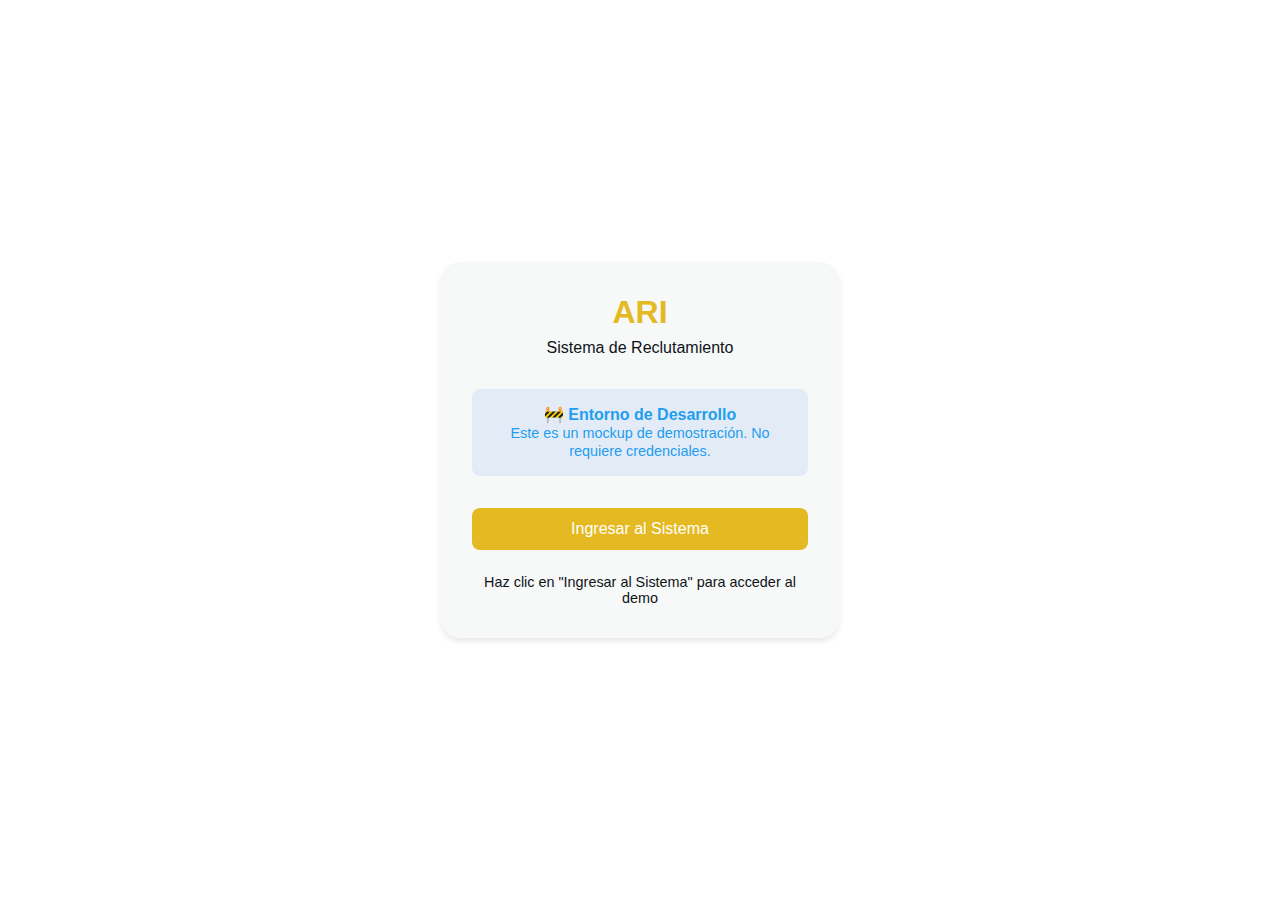
<file: index.html>
<!DOCTYPE html>
<html lang="es">
<head>
    <meta charset="UTF-8">
    <meta name="viewport" content="width=device-width, initial-scale=1.0">
    <title>ARI Reclutamiento - Login</title>
    <style>
        :root {
            --background: oklch(1.0000 0 0);
            --foreground: oklch(0.1884 0.0128 248.5103);
            --card: oklch(0.9784 0.0011 197.1387);
            --card-foreground: oklch(0.1884 0.0128 248.5103);
            --popover: oklch(1.0000 0 0);
            --popover-foreground: oklch(0.1884 0.0128 248.5103);
            --primary: oklch(0.8015 0.1571 90.9558);
            --primary-foreground: oklch(1.0000 0 0);
            --secondary: oklch(0.1884 0.0128 248.5103);
            --secondary-foreground: oklch(1.0000 0 0);
            --muted: oklch(0.9222 0.0013 286.3737);
            --muted-foreground: oklch(0.1884 0.0128 248.5103);
            --accent: oklch(0.9392 0.0166 250.8453);
            --accent-foreground: oklch(0.6723 0.1606 244.9955);
            --destructive: oklch(0.6188 0.2376 25.7658);
            --destructive-foreground: oklch(1.0000 0 0);
            --border: oklch(0.9317 0.0118 231.6594);
            --input: oklch(0.9809 0.0025 228.7836);
            --ring: oklch(0.6818 0.1584 243.3540);
            --font-sans: 'Open Sans', sans-serif;
            --radius: 1.3rem;
        }

        * {
            margin: 0;
            padding: 0;
            box-sizing: border-box;
        }

        body {
            font-family: var(--font-sans);
            background: var(--background);
            color: var(--foreground);
            min-height: 100vh;
            display: flex;
            align-items: center;
            justify-content: center;
        }

        .login-container {
            background: var(--card);
            padding: 2rem;
            border-radius: var(--radius);
            box-shadow: 0 4px 6px -1px rgba(0, 0, 0, 0.1);
            width: 100%;
            max-width: 400px;
        }

        .logo {
            text-align: center;
            margin-bottom: 2rem;
        }

        .logo h1 {
            color: var(--primary);
            font-size: 2rem;
            font-weight: bold;
        }

        .logo p {
            color: var(--muted-foreground);
            margin-top: 0.5rem;
        }


        .btn {
            width: 100%;
            padding: 0.75rem;
            background: var(--primary);
            color: var(--primary-foreground);
            border: none;
            border-radius: 0.5rem;
            font-size: 1rem;
            font-weight: 500;
            cursor: pointer;
            transition: opacity 0.2s;
        }

        .btn:hover {
            opacity: 0.9;
        }

        .forgot-password {
            text-align: center;
            margin-top: 1rem;
        }

        .forgot-password a {
            color: var(--accent-foreground);
            text-decoration: none;
            font-size: 0.9rem;
        }

        .forgot-password a:hover {
            text-decoration: underline;
        }
        .site-footer {
            margin-top: 2rem;
            background: var(--background);
            border-top: 1px solid var(--border);
            color: var(--muted-foreground);
            text-align: center;
            padding: 1rem;
        }
    </style>
</head>
<body>
    <div class="login-container">
        <div class="logo">
            <h1>ARI</h1>
            <p>Sistema de Reclutamiento</p>
        </div>

        <div class="dev-notice">
            <div style="background: var(--accent); color: var(--accent-foreground); padding: 1rem; border-radius: 0.5rem; margin-bottom: 2rem; text-align: center;">
                <strong>🚧 Entorno de Desarrollo</strong><br>
                <span style="font-size: 0.9rem;">Este es un mockup de demostración. No requiere credenciales.</span>
            </div>
        </div>

        <button onclick="enterSystem()" class="btn">Ingresar al Sistema</button>

        <div class="demo-info" style="text-align: center; margin-top: 1.5rem; font-size: 0.9rem; color: var(--muted-foreground);">
            Haz clic en "Ingresar al Sistema" para acceder al demo
        </div>
    </div>

    <script>
        function enterSystem() {
            // Simple mockup - redirect to dashboard
            window.location.href = 'dashboard.html';
        }
    </script>
</body>
</html>
</file>
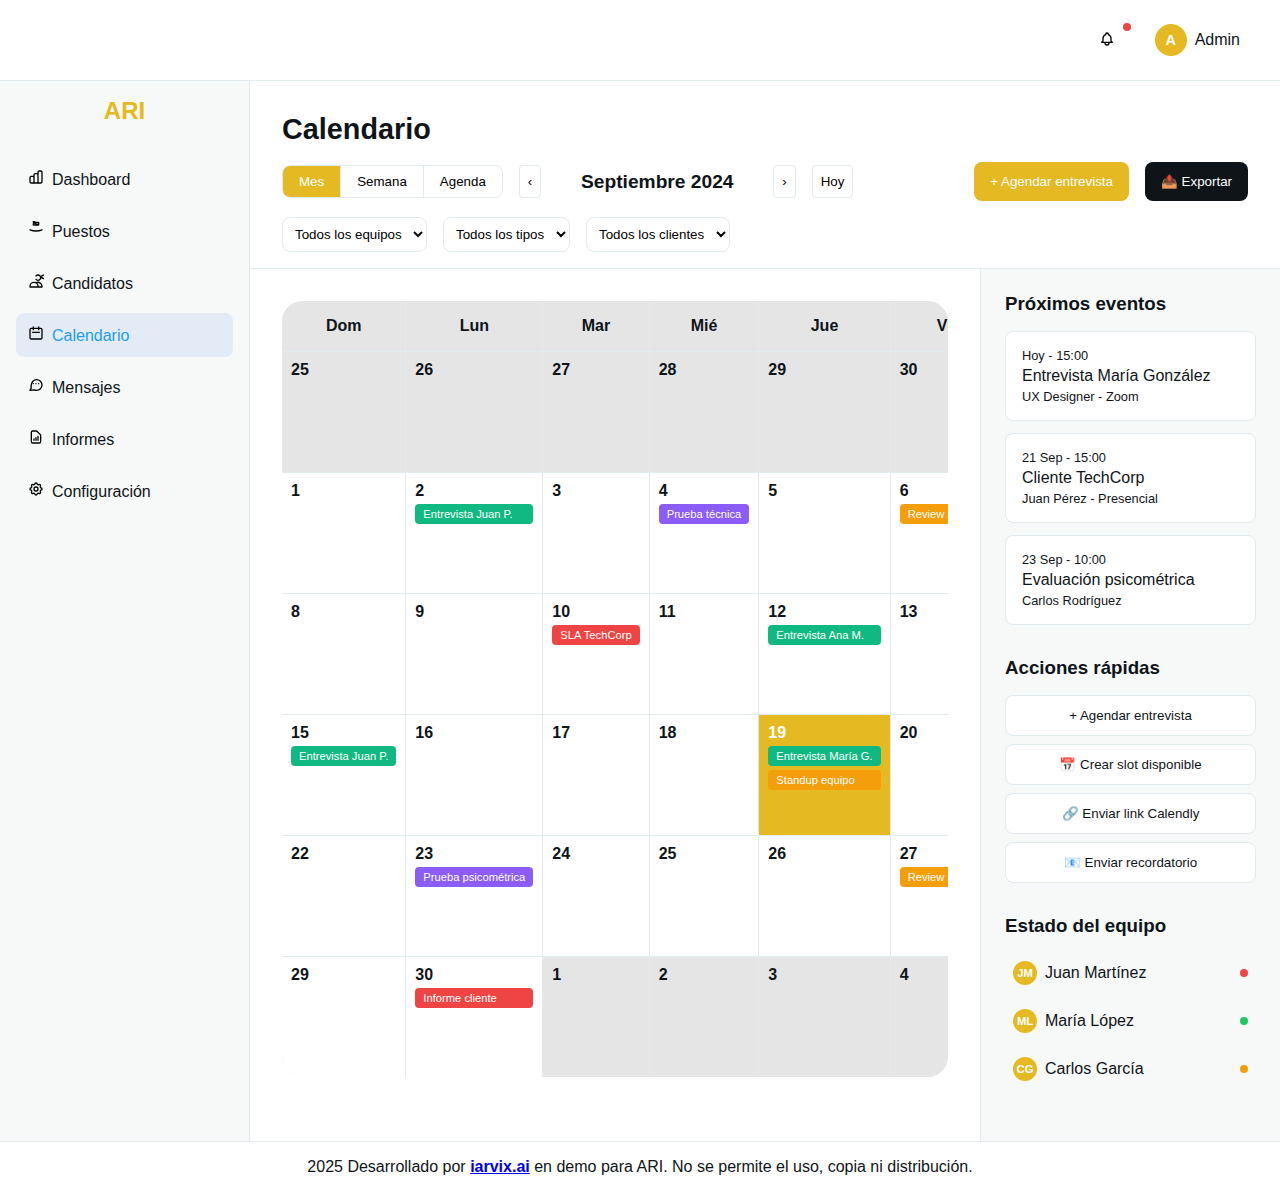
<file: calendario.html>
<!DOCTYPE html>
<html lang="es">
<head>
    <meta charset="UTF-8">
    <meta name="viewport" content="width=device-width, initial-scale=1.0">
    <title>ARI Reclutamiento - Calendario</title>
    <style>
        :root {
            --background: oklch(1.0000 0 0);
            --foreground: oklch(0.1884 0.0128 248.5103);
            --card: oklch(0.9784 0.0011 197.1387);
            --card-foreground: oklch(0.1884 0.0128 248.5103);
            --primary: oklch(0.8015 0.1571 90.9558);
            --primary-foreground: oklch(1.0000 0 0);
            --secondary: oklch(0.1884 0.0128 248.5103);
            --secondary-foreground: oklch(1.0000 0 0);
            --muted: oklch(0.9222 0.0013 286.3737);
            --muted-foreground: oklch(0.1884 0.0128 248.5103);
            --accent: oklch(0.9392 0.0166 250.8453);
            --accent-foreground: oklch(0.6723 0.1606 244.9955);
            --border: oklch(0.9317 0.0118 231.6594);
            --destructive: oklch(0.6188 0.2376 25.7658);
            --destructive-foreground: oklch(1.0000 0 0);
            --sidebar: oklch(0.9784 0.0011 197.1387);
            --sidebar-foreground: oklch(0.1884 0.0128 248.5103);
            --sidebar-border: oklch(0.9271 0.0101 238.5177);
            --font-sans: 'Open Sans', sans-serif;
            --radius: 1.3rem;
        }

        * {
            margin: 0;
            padding: 0;
            box-sizing: border-box;
        }

        body {
            font-family: var(--font-sans);
            background: var(--background);
            color: var(--foreground);
            display: flex;
            flex-direction: column;
            min-height: 100vh;
        }

        .top-header {
            background: var(--background);
            border-bottom: 1px solid var(--border);
            padding: 1rem 2rem;
            display: flex;
            justify-content: flex-end;
            align-items: center;
            gap: 1rem;
        }

        .notification-btn {
            position: relative;
            background: none;
            border: none;
            cursor: pointer;
            padding: 0.5rem;
            border-radius: 50%;
            transition: background-color 0.2s;
        }

        .notification-btn:hover {
            background: var(--accent);
        }

        .notification-badge {
            position: absolute;
            top: 0;
            right: 0;
            background: #ef4444;
            color: white;
            border-radius: 50%;
            width: 8px;
            height: 8px;
        }

        .user-profile {
            display: flex;
            align-items: center;
            gap: 0.5rem;
            cursor: pointer;
            padding: 0.5rem;
            border-radius: 0.5rem;
            transition: background-color 0.2s;
        }

        .user-profile:hover {
            background: var(--accent);
        }

        .user-avatar {
            width: 32px;
            height: 32px;
            border-radius: 50%;
            background: var(--primary);
            color: var(--primary-foreground);
            display: flex;
            align-items: center;
            justify-content: center;
            font-weight: bold;
            font-size: 0.9rem;
        }

        .user-name {
            font-weight: 500;
        }

        .main-container {
            display: flex;
            flex: 1;
        }

        .icon {
            width: 16px;
            height: 16px;
            display: inline-block;
            margin-right: 0.5rem;
        }

        .icon-dashboard {
            background: url('data:image/svg+xml,<svg xmlns="http://www.w3.org/2000/svg" fill="none" viewBox="0 0 24 24" stroke="currentColor"><path stroke-linecap="round" stroke-linejoin="round" stroke-width="2" d="M9 19v-6a2 2 0 00-2-2H5a2 2 0 00-2 2v6a2 2 0 002 2h2a2 2 0 002-2zm0 0V9a2 2 0 012-2h2a2 2 0 012 2v10m-6 0a2 2 0 002 2h2a2 2 0 002-2m0 0V5a2 2 0 012-2h2a2 2 0 012 2v14a2 2 0 01-2 2h-2a2 2 0 01-2-2z"/></svg>') no-repeat center;
        }

        .icon-users {
            background: url('data:image/svg+xml,<svg xmlns="http://www.w3.org/2000/svg" fill="none" viewBox="0 0 24 24" stroke="currentColor"><path stroke-linecap="round" stroke-linejoin="round" stroke-width="2" d="M12 4.354a4 4 0 110 5.292M15 21H3v-1a6 6 0 0112 0v1zm0 0h6v-1a6 6 0 00-9-5.197m13.5-9a2.5 2.5 0 11-5 0 2.5 2.5 0 015 0z"/></svg>') no-repeat center;
        }

        .icon-briefcase {
            background: url('data:image/svg+xml,<svg xmlns="http://www.w3.org/2000/svg" fill="none" viewBox="0 0 24 24" stroke="currentColor"><path stroke-linecap="round" stroke-linejoin="round" stroke-width="2" d="M21 13.255A23.931 23.931 0 0112 15c-3.183 0-6.22-.62-9-1.745M16 6V4a2 2 0 00-2-2h-4a2 2 0 00-2-2v2m8 0H8m8 0v2a2 2 0 01-2 2H10a2 2 0 01-2-2V6m8 0V4a2 2 0 00-2-2h-4a2 2 0 00-2-2v2z"/></svg>') no-repeat center;
        }

        .icon-calendar {
            background: url('data:image/svg+xml,<svg xmlns="http://www.w3.org/2000/svg" fill="none" viewBox="0 0 24 24" stroke="currentColor"><path stroke-linecap="round" stroke-linejoin="round" stroke-width="2" d="M8 7V3m8 4V3m-9 8h10M5 21h14a2 2 0 002-2V7a2 2 0 00-2-2H5a2 2 0 00-2 2v12a2 2 0 002 2z"/></svg>') no-repeat center;
        }

        .icon-chart {
            background: url('data:image/svg+xml,<svg xmlns="http://www.w3.org/2000/svg" fill="none" viewBox="0 0 24 24" stroke="currentColor"><path stroke-linecap="round" stroke-linejoin="round" stroke-width="2" d="M9 17v-2m3 2v-4m3 4v-6m2 10H7a2 2 0 01-2-2V5a2 2 0 012-2h5.586a1 1 0 01.707.293l5.414 5.414a1 1 0 01.293.707V19a2 2 0 01-2 2z"/></svg>') no-repeat center;
        }

        .icon-chat {
            background: url('data:image/svg+xml,<svg xmlns="http://www.w3.org/2000/svg" fill="none" viewBox="0 0 24 24" stroke="currentColor"><path stroke-linecap="round" stroke-linejoin="round" stroke-width="2" d="M8 10h.01M12 10h.01M16 10h.01M21 12a8 8 0 01-8 8c-1.266 0-2.457-.293-3.5-.81L3 20l1.81-3.5A7.963 7.963 0 015 12a8 8 0 0116 0z"/></svg>') no-repeat center;
        }

        .icon-settings {
            background: url('data:image/svg+xml,<svg xmlns="http://www.w3.org/2000/svg" fill="none" viewBox="0 0 24 24" stroke="currentColor"><path stroke-linecap="round" stroke-linejoin="round" stroke-width="2" d="M10.325 4.317c.426-1.756 2.924-1.756 3.35 0a1.724 1.724 0 002.573 1.066c1.543-.94 3.31.826 2.37 2.37a1.724 1.724 0 001.065 2.572c1.756.426 1.756 2.924 0 3.35a1.724 1.724 0 00-1.066 2.573c.94 1.543-.826 3.31-2.37 2.37a1.724 1.724 0 00-2.572 1.065c-.426 1.756-2.924 1.756-3.35 0a1.724 1.724 0 00-2.573-1.066c-1.543.94-3.31-.826-2.37-2.37a1.724 1.724 0 00-1.065-2.572c-1.756-.426-1.756-2.924 0-3.35a1.724 1.724 0 001.066-2.573c-.94-1.543.826-3.31 2.37-2.37.996.608 2.296.07 2.572-1.065z"/><path stroke-linecap="round" stroke-linejoin="round" stroke-width="2" d="M15 12a3 3 0 11-6 0 3 3 0 016 0z"/></svg>') no-repeat center;
        }

        .icon-bell {
            background: url('data:image/svg+xml,<svg xmlns="http://www.w3.org/2000/svg" fill="none" viewBox="0 0 24 24" stroke="currentColor"><path stroke-linecap="round" stroke-linejoin="round" stroke-width="2" d="M15 17h5l-1.405-1.405A2.032 2.032 0 0118 14.158V11a6.002 6.002 0 00-4-5.659V5a2 2 0 10-4 0v.341C7.67 6.165 6 8.388 6 11v3.159c0 .538-.214 1.055-.595 1.436L4 17h5m6 0v1a3 3 0 11-6 0v-1m6 0H9"/></svg>') no-repeat center;
        }

        .sidebar {
            width: 250px;
            background: var(--sidebar);
            border-right: 1px solid var(--sidebar-border);
            padding: 1rem;
        }

        .logo {
            margin-bottom: 2rem;
            text-align: center;
        }

        .logo h1 {
            color: var(--primary);
            font-size: 1.5rem;
        }

        .nav-menu {
            list-style: none;
        }

        .nav-item {
            margin-bottom: 0.5rem;
        }

        .nav-link {
            display: block;
            padding: 0.75rem;
            color: var(--sidebar-foreground);
            text-decoration: none;
            border-radius: 0.5rem;
            transition: background-color 0.2s;
        }

        .nav-link:hover, .nav-link.active {
            background: var(--accent);
            color: var(--accent-foreground);
        }

        .main-content {
            flex: 1;
            display: flex;
            flex-direction: column;
            overflow: hidden;
        }

        .header {
            padding: 2rem 2rem 1rem;
            border-bottom: 1px solid var(--border);
            background: var(--background);
        }

        .header h1 {
            font-size: 1.8rem;
            margin-bottom: 1rem;
        }

        .header-controls {
            display: flex;
            justify-content: space-between;
            align-items: center;
            flex-wrap: wrap;
            gap: 1rem;
        }

        .view-controls {
            display: flex;
            gap: 1rem;
            align-items: center;
        }

        .view-selector {
            display: flex;
            border: 1px solid var(--border);
            border-radius: 0.5rem;
            overflow: hidden;
        }

        .view-btn {
            padding: 0.5rem 1rem;
            background: var(--background);
            border: none;
            cursor: pointer;
            border-right: 1px solid var(--border);
        }

        .view-btn:last-child {
            border-right: none;
        }

        .view-btn.active {
            background: var(--primary);
            color: var(--primary-foreground);
        }

        .date-navigation {
            display: flex;
            align-items: center;
            gap: 1rem;
        }

        .nav-btn {
            padding: 0.5rem;
            background: var(--background);
            border: 1px solid var(--border);
            border-radius: 0.25rem;
            cursor: pointer;
        }

        .current-period {
            font-size: 1.2rem;
            font-weight: 600;
            min-width: 200px;
            text-align: center;
        }

        .header-actions {
            display: flex;
            gap: 1rem;
            align-items: center;
        }

        .btn {
            padding: 0.75rem 1rem;
            background: var(--primary);
            color: var(--primary-foreground);
            border: none;
            border-radius: 0.5rem;
            cursor: pointer;
            text-decoration: none;
            display: inline-block;
            font-weight: 500;
        }

        .btn-secondary {
            background: var(--secondary);
            color: var(--secondary-foreground);
        }

        .filters {
            display: flex;
            gap: 1rem;
            align-items: center;
            margin-top: 1rem;
        }

        .filter-select {
            padding: 0.5rem;
            border: 1px solid var(--border);
            border-radius: 0.5rem;
            background: var(--background);
        }

        .calendar-container {
            flex: 1;
            padding: 2rem;
            overflow-y: auto;
        }

        .calendar-grid {
            display: grid;
            grid-template-columns: repeat(7, 1fr);
            gap: 1px;
            background: var(--border);
            border-radius: var(--radius);
            overflow: hidden;
            margin-bottom: 2rem;
        }

        .calendar-header {
            background: var(--muted);
            padding: 1rem;
            text-align: center;
            font-weight: 600;
            color: var(--foreground);
        }

        .calendar-cell {
            background: var(--background);
            min-height: 120px;
            padding: 0.5rem;
            position: relative;
            border: 1px solid transparent;
        }

        .calendar-cell:hover {
            background: var(--accent);
        }

        .calendar-cell.today {
            background: var(--primary);
            color: var(--primary-foreground);
        }

        .calendar-cell.other-month {
            background: var(--muted);
            color: var(--muted-foreground);
        }

        .cell-date {
            font-weight: 600;
            margin-bottom: 0.25rem;
        }

        .calendar-event {
            background: var(--accent-foreground);
            color: white;
            padding: 0.25rem 0.5rem;
            border-radius: 0.25rem;
            font-size: 0.7rem;
            margin-bottom: 0.25rem;
            cursor: pointer;
            overflow: hidden;
            text-overflow: ellipsis;
            white-space: nowrap;
        }

        .event-interview {
            background: #10b981;
        }

        .event-test {
            background: #8b5cf6;
        }

        .event-meeting {
            background: #f59e0b;
        }

        .event-deadline {
            background: #ef4444;
        }

        .weekly-view {
            display: none;
        }

        .weekly-view.active {
            display: block;
        }

        .week-header {
            display: grid;
            grid-template-columns: 80px repeat(7, 1fr);
            gap: 1px;
            background: var(--border);
            margin-bottom: 1px;
        }

        .time-column {
            background: var(--muted);
            padding: 0.5rem;
            text-align: center;
            font-weight: 600;
        }

        .day-header {
            background: var(--muted);
            padding: 1rem;
            text-align: center;
            font-weight: 600;
        }

        .week-grid {
            display: grid;
            grid-template-columns: 80px repeat(7, 1fr);
            gap: 1px;
            background: var(--border);
            max-height: 600px;
            overflow-y: auto;
        }

        .time-slot {
            background: var(--muted);
            padding: 0.5rem;
            text-align: center;
            font-size: 0.8rem;
            border-bottom: 1px solid var(--border);
        }

        .day-slot {
            background: var(--background);
            padding: 0.25rem;
            min-height: 40px;
            border-bottom: 1px solid var(--border);
            position: relative;
        }

        .day-slot:hover {
            background: var(--accent);
        }

        .slot-event {
            background: var(--accent-foreground);
            color: white;
            padding: 0.25rem 0.5rem;
            border-radius: 0.25rem;
            font-size: 0.7rem;
            position: absolute;
            left: 2px;
            right: 2px;
            cursor: pointer;
        }

        .agenda-view {
            display: none;
        }

        .agenda-view.active {
            display: block;
        }

        .agenda-list {
            display: flex;
            flex-direction: column;
            gap: 1rem;
        }

        .agenda-day {
            background: var(--card);
            border: 1px solid var(--border);
            border-radius: var(--radius);
            padding: 1.5rem;
        }

        .agenda-date {
            font-size: 1.2rem;
            font-weight: 600;
            margin-bottom: 1rem;
            color: var(--primary);
        }

        .agenda-events {
            display: flex;
            flex-direction: column;
            gap: 0.75rem;
        }

        .agenda-event {
            display: flex;
            align-items: center;
            gap: 1rem;
            padding: 1rem;
            background: var(--background);
            border: 1px solid var(--border);
            border-radius: 0.5rem;
            cursor: pointer;
            transition: transform 0.2s;
        }

        .agenda-event:hover {
            transform: translateY(-1px);
            box-shadow: 0 2px 4px rgba(0, 0, 0, 0.1);
        }

        .event-time {
            font-weight: 600;
            color: var(--primary);
            min-width: 60px;
        }

        .event-type-badge {
            padding: 0.25rem 0.75rem;
            border-radius: 1rem;
            font-size: 0.7rem;
            font-weight: 500;
            min-width: 80px;
            text-align: center;
        }

        .event-details {
            flex: 1;
        }

        .event-title {
            font-weight: 600;
            margin-bottom: 0.25rem;
        }

        .event-description {
            font-size: 0.9rem;
            color: var(--muted-foreground);
        }

        .event-actions {
            display: flex;
            gap: 0.5rem;
        }

        .action-btn {
            padding: 0.25rem 0.5rem;
            background: var(--background);
            border: 1px solid var(--border);
            border-radius: 0.25rem;
            cursor: pointer;
            font-size: 0.8rem;
        }

        .action-btn:hover {
            background: var(--accent);
        }

        .no-events {
            text-align: center;
            color: var(--muted-foreground);
            font-style: italic;
            padding: 2rem;
        }

        .modal {
            display: none;
            position: fixed;
            top: 0;
            left: 0;
            width: 100%;
            height: 100%;
            background: rgba(0, 0, 0, 0.5);
            z-index: 1000;
        }

        .modal.active {
            display: flex;
            align-items: center;
            justify-content: center;
        }

        .modal-content {
            background: var(--background);
            padding: 2rem;
            border-radius: var(--radius);
            width: 90%;
            max-width: 500px;
            max-height: 80vh;
            overflow-y: auto;
        }

        .modal-header {
            display: flex;
            justify-content: space-between;
            align-items: center;
            margin-bottom: 1.5rem;
        }

        .modal-title {
            font-size: 1.3rem;
            font-weight: 600;
        }

        .close-btn {
            background: none;
            border: none;
            font-size: 1.5rem;
            cursor: pointer;
            color: var(--muted-foreground);
        }

        .form-group {
            margin-bottom: 1.5rem;
        }

        .form-label {
            display: block;
            margin-bottom: 0.5rem;
            font-weight: 500;
        }

        .form-input, .form-select, .form-textarea {
            width: 100%;
            padding: 0.75rem;
            border: 1px solid var(--border);
            border-radius: 0.5rem;
            background: var(--background);
        }

        .form-textarea {
            min-height: 100px;
            resize: vertical;
        }

        .form-row {
            display: grid;
            grid-template-columns: 1fr 1fr;
            gap: 1rem;
        }

        .modal-actions {
            display: flex;
            gap: 1rem;
            justify-content: flex-end;
        }

        .btn-outline {
            background: transparent;
            color: var(--foreground);
            border: 1px solid var(--border);
        }

        .sidebar-mini {
            width: 300px;
            background: var(--card);
            border-left: 1px solid var(--border);
            padding: 1.5rem;
            overflow-y: auto;
        }

        .upcoming-events {
            margin-bottom: 2rem;
        }

        .sidebar-title {
            font-weight: 600;
            margin-bottom: 1rem;
            color: var(--foreground);
        }

        .upcoming-list {
            display: flex;
            flex-direction: column;
            gap: 0.75rem;
        }

        .upcoming-event {
            padding: 1rem;
            background: var(--background);
            border: 1px solid var(--border);
            border-radius: 0.5rem;
            cursor: pointer;
        }

        .upcoming-event:hover {
            background: var(--accent);
        }

        .upcoming-time {
            font-size: 0.8rem;
            color: var(--muted-foreground);
            margin-bottom: 0.25rem;
        }

        .upcoming-title {
            font-weight: 500;
            margin-bottom: 0.25rem;
        }

        .upcoming-participant {
            font-size: 0.8rem;
            color: var(--muted-foreground);
        }

        .quick-actions {
            margin-bottom: 2rem;
        }

        .quick-action {
            display: block;
            width: 100%;
            padding: 0.75rem;
            margin-bottom: 0.5rem;
            background: var(--background);
            border: 1px solid var(--border);
            border-radius: 0.5rem;
            text-decoration: none;
            color: var(--foreground);
            text-align: center;
            cursor: pointer;
            transition: background-color 0.2s;
        }

        .quick-action:hover {
            background: var(--accent);
        }

        .team-calendar {
            margin-top: 2rem;
        }

        .team-member {
            display: flex;
            align-items: center;
            gap: 0.5rem;
            padding: 0.5rem;
            margin-bottom: 0.5rem;
        }

        .member-avatar {
            width: 24px;
            height: 24px;
            border-radius: 50%;
            background: var(--primary);
            color: var(--primary-foreground);
            display: flex;
            align-items: center;
            justify-content: center;
            font-size: 0.7rem;
            font-weight: bold;
        }

        .member-status {
            margin-left: auto;
            width: 8px;
            height: 8px;
            border-radius: 50%;
        }

        .status-available {
            background: #22c55e;
        }

        .status-busy {
            background: #ef4444;
        }

        .status-away {
            background: #f59e0b;
        }
        .site-footer {
            margin-top: auto;
            background: var(--background);
            border-top: 1px solid var(--border);
            color: var(--muted-foreground);
            text-align: center;
            padding: 1rem;
        }
    </style>
</head>
<body>
    <div class="top-header">
        <button class="notification-btn">
            <span class="icon icon-bell"></span>
            <span class="notification-badge"></span>
        </button>
        <div class="user-profile">
            <div class="user-avatar">A</div>
            <span class="user-name">Admin</span>
        </div>
    </div>

    <div class="main-container">
        <aside class="sidebar">
            <div class="logo">
                <h1>ARI</h1>
            </div>
            <nav>
                <ul class="nav-menu">
                    <li class="nav-item">
                        <a href="dashboard.html" class="nav-link"><span class="icon icon-dashboard"></span>Dashboard</a>
                    </li>
                    <li class="nav-item">
                        <a href="puestos.html" class="nav-link"><span class="icon icon-briefcase"></span>Puestos</a>
                    </li>
                    <li class="nav-item">
                        <a href="candidatos.html" class="nav-link"><span class="icon icon-users"></span>Candidatos</a>
                    </li>
                    <li class="nav-item">
                        <a href="calendario.html" class="nav-link active"><span class="icon icon-calendar"></span>Calendario</a>
                    </li>
                    <li class="nav-item">
                        <a href="mensajes.html" class="nav-link"><span class="icon icon-chat"></span>Mensajes</a>
                    </li>
                    <li class="nav-item">
                        <a href="informes.html" class="nav-link"><span class="icon icon-chart"></span>Informes</a>
                    </li>
                    <li class="nav-item">
                        <a href="#" class="nav-link"><span class="icon icon-settings"></span>Configuración</a>
                    </li>
                </ul>
            </nav>
        </aside>

        <main class="main-content">
        <header class="header">
            <h1>Calendario</h1>

            <div class="header-controls">
                <div class="view-controls">
                    <div class="view-selector">
                        <button class="view-btn active" data-view="month">Mes</button>
                        <button class="view-btn" data-view="week">Semana</button>
                        <button class="view-btn" data-view="agenda">Agenda</button>
                    </div>

                    <div class="date-navigation">
                        <button class="nav-btn">‹</button>
                        <div class="current-period">Septiembre 2024</div>
                        <button class="nav-btn">›</button>
                        <button class="nav-btn">Hoy</button>
                    </div>
                </div>

                <div class="header-actions">
                    <button class="btn" onclick="openModal()">+ Agendar entrevista</button>
                    <button class="btn btn-secondary">📤 Exportar</button>
                </div>
            </div>

            <div class="filters">
                <select class="filter-select">
                    <option value="">Todos los equipos</option>
                    <option value="juan">Juan Martínez</option>
                    <option value="maria">María López</option>
                    <option value="carlos">Carlos García</option>
                </select>
                <select class="filter-select">
                    <option value="">Todos los tipos</option>
                    <option value="interview">Entrevistas</option>
                    <option value="test">Pruebas</option>
                    <option value="meeting">Reuniones</option>
                    <option value="deadline">Deadlines</option>
                </select>
                <select class="filter-select">
                    <option value="">Todos los clientes</option>
                    <option value="techcorp">TechCorp</option>
                    <option value="startupxyz">StartupXYZ</option>
                    <option value="innovacorp">InnovaCorp</option>
                </select>
            </div>
        </header>

        <div style="display: flex; flex: 1; overflow: hidden;">
            <div class="calendar-container">
                <!-- Month View -->
                <div id="monthView" class="calendar-view active">
                    <div class="calendar-grid">
                        <div class="calendar-header">Dom</div>
                        <div class="calendar-header">Lun</div>
                        <div class="calendar-header">Mar</div>
                        <div class="calendar-header">Mié</div>
                        <div class="calendar-header">Jue</div>
                        <div class="calendar-header">Vie</div>
                        <div class="calendar-header">Sáb</div>

                        <!-- Week 1 -->
                        <div class="calendar-cell other-month">
                            <div class="cell-date">25</div>
                        </div>
                        <div class="calendar-cell other-month">
                            <div class="cell-date">26</div>
                        </div>
                        <div class="calendar-cell other-month">
                            <div class="cell-date">27</div>
                        </div>
                        <div class="calendar-cell other-month">
                            <div class="cell-date">28</div>
                        </div>
                        <div class="calendar-cell other-month">
                            <div class="cell-date">29</div>
                        </div>
                        <div class="calendar-cell other-month">
                            <div class="cell-date">30</div>
                        </div>
                        <div class="calendar-cell other-month">
                            <div class="cell-date">31</div>
                        </div>

                        <!-- Week 2 -->
                        <div class="calendar-cell">
                            <div class="cell-date">1</div>
                        </div>
                        <div class="calendar-cell">
                            <div class="cell-date">2</div>
                            <div class="calendar-event event-interview">Entrevista Juan P.</div>
                        </div>
                        <div class="calendar-cell">
                            <div class="cell-date">3</div>
                        </div>
                        <div class="calendar-cell">
                            <div class="cell-date">4</div>
                            <div class="calendar-event event-test">Prueba técnica</div>
                        </div>
                        <div class="calendar-cell">
                            <div class="cell-date">5</div>
                        </div>
                        <div class="calendar-cell">
                            <div class="cell-date">6</div>
                            <div class="calendar-event event-meeting">Review semanal</div>
                        </div>
                        <div class="calendar-cell">
                            <div class="cell-date">7</div>
                        </div>

                        <!-- Week 3 -->
                        <div class="calendar-cell">
                            <div class="cell-date">8</div>
                        </div>
                        <div class="calendar-cell">
                            <div class="cell-date">9</div>
                        </div>
                        <div class="calendar-cell">
                            <div class="cell-date">10</div>
                            <div class="calendar-event event-deadline">SLA TechCorp</div>
                        </div>
                        <div class="calendar-cell">
                            <div class="cell-date">11</div>
                        </div>
                        <div class="calendar-cell">
                            <div class="cell-date">12</div>
                            <div class="calendar-event event-interview">Entrevista Ana M.</div>
                        </div>
                        <div class="calendar-cell">
                            <div class="cell-date">13</div>
                        </div>
                        <div class="calendar-cell">
                            <div class="cell-date">14</div>
                        </div>

                        <!-- Week 4 -->
                        <div class="calendar-cell">
                            <div class="cell-date">15</div>
                            <div class="calendar-event event-interview">Entrevista Juan P.</div>
                        </div>
                        <div class="calendar-cell">
                            <div class="cell-date">16</div>
                        </div>
                        <div class="calendar-cell">
                            <div class="cell-date">17</div>
                        </div>
                        <div class="calendar-cell">
                            <div class="cell-date">18</div>
                        </div>
                        <div class="calendar-cell today">
                            <div class="cell-date">19</div>
                            <div class="calendar-event event-interview">Entrevista María G.</div>
                            <div class="calendar-event event-meeting">Standup equipo</div>
                        </div>
                        <div class="calendar-cell">
                            <div class="cell-date">20</div>
                        </div>
                        <div class="calendar-cell">
                            <div class="cell-date">21</div>
                            <div class="calendar-event event-interview">Cliente TechCorp</div>
                        </div>

                        <!-- Week 5 -->
                        <div class="calendar-cell">
                            <div class="cell-date">22</div>
                        </div>
                        <div class="calendar-cell">
                            <div class="cell-date">23</div>
                            <div class="calendar-event event-test">Prueba psicométrica</div>
                        </div>
                        <div class="calendar-cell">
                            <div class="cell-date">24</div>
                        </div>
                        <div class="calendar-cell">
                            <div class="cell-date">25</div>
                        </div>
                        <div class="calendar-cell">
                            <div class="cell-date">26</div>
                        </div>
                        <div class="calendar-cell">
                            <div class="cell-date">27</div>
                            <div class="calendar-event event-meeting">Review mensual</div>
                        </div>
                        <div class="calendar-cell">
                            <div class="cell-date">28</div>
                        </div>

                        <!-- Week 6 -->
                        <div class="calendar-cell">
                            <div class="cell-date">29</div>
                        </div>
                        <div class="calendar-cell">
                            <div class="cell-date">30</div>
                            <div class="calendar-event event-deadline">Informe cliente</div>
                        </div>
                        <div class="calendar-cell other-month">
                            <div class="cell-date">1</div>
                        </div>
                        <div class="calendar-cell other-month">
                            <div class="cell-date">2</div>
                        </div>
                        <div class="calendar-cell other-month">
                            <div class="cell-date">3</div>
                        </div>
                        <div class="calendar-cell other-month">
                            <div class="cell-date">4</div>
                        </div>
                        <div class="calendar-cell other-month">
                            <div class="cell-date">5</div>
                        </div>
                    </div>
                </div>

                <!-- Week View -->
                <div id="weekView" class="weekly-view">
                    <div class="week-header">
                        <div class="time-column"></div>
                        <div class="day-header">Dom 15</div>
                        <div class="day-header">Lun 16</div>
                        <div class="day-header">Mar 17</div>
                        <div class="day-header">Mié 18</div>
                        <div class="day-header">Jue 19</div>
                        <div class="day-header">Vie 20</div>
                        <div class="day-header">Sáb 21</div>
                    </div>

                    <div class="week-grid">
                        <div class="time-slot">09:00</div>
                        <div class="day-slot"></div>
                        <div class="day-slot"></div>
                        <div class="day-slot"></div>
                        <div class="day-slot"></div>
                        <div class="day-slot">
                            <div class="slot-event event-meeting">Standup equipo</div>
                        </div>
                        <div class="day-slot"></div>
                        <div class="day-slot"></div>

                        <div class="time-slot">10:00</div>
                        <div class="day-slot"></div>
                        <div class="day-slot"></div>
                        <div class="day-slot"></div>
                        <div class="day-slot"></div>
                        <div class="day-slot"></div>
                        <div class="day-slot"></div>
                        <div class="day-slot"></div>

                        <div class="time-slot">11:00</div>
                        <div class="day-slot"></div>
                        <div class="day-slot"></div>
                        <div class="day-slot"></div>
                        <div class="day-slot"></div>
                        <div class="day-slot"></div>
                        <div class="day-slot"></div>
                        <div class="day-slot"></div>

                        <div class="time-slot">12:00</div>
                        <div class="day-slot"></div>
                        <div class="day-slot"></div>
                        <div class="day-slot"></div>
                        <div class="day-slot"></div>
                        <div class="day-slot"></div>
                        <div class="day-slot"></div>
                        <div class="day-slot"></div>

                        <div class="time-slot">13:00</div>
                        <div class="day-slot"></div>
                        <div class="day-slot"></div>
                        <div class="day-slot"></div>
                        <div class="day-slot"></div>
                        <div class="day-slot"></div>
                        <div class="day-slot"></div>
                        <div class="day-slot"></div>

                        <div class="time-slot">14:00</div>
                        <div class="day-slot">
                            <div class="slot-event event-interview">Entrevista Juan P.</div>
                        </div>
                        <div class="day-slot"></div>
                        <div class="day-slot"></div>
                        <div class="day-slot"></div>
                        <div class="day-slot"></div>
                        <div class="day-slot"></div>
                        <div class="day-slot"></div>

                        <div class="time-slot">15:00</div>
                        <div class="day-slot"></div>
                        <div class="day-slot"></div>
                        <div class="day-slot"></div>
                        <div class="day-slot"></div>
                        <div class="day-slot">
                            <div class="slot-event event-interview">Entrevista María G.</div>
                        </div>
                        <div class="day-slot"></div>
                        <div class="day-slot">
                            <div class="slot-event event-interview">Cliente TechCorp</div>
                        </div>

                        <div class="time-slot">16:00</div>
                        <div class="day-slot"></div>
                        <div class="day-slot"></div>
                        <div class="day-slot"></div>
                        <div class="day-slot"></div>
                        <div class="day-slot"></div>
                        <div class="day-slot"></div>
                        <div class="day-slot"></div>

                        <div class="time-slot">17:00</div>
                        <div class="day-slot"></div>
                        <div class="day-slot"></div>
                        <div class="day-slot"></div>
                        <div class="day-slot"></div>
                        <div class="day-slot"></div>
                        <div class="day-slot"></div>
                        <div class="day-slot"></div>
                    </div>
                </div>

                <!-- Agenda View -->
                <div id="agendaView" class="agenda-view">
                    <div class="agenda-list">
                        <div class="agenda-day">
                            <div class="agenda-date">Hoy - Jueves 19 de Septiembre</div>
                            <div class="agenda-events">
                                <div class="agenda-event">
                                    <div class="event-time">09:00</div>
                                    <div class="event-type-badge event-meeting">Reunión</div>
                                    <div class="event-details">
                                        <div class="event-title">Standup equipo</div>
                                        <div class="event-description">Revisión diaria del equipo - Sala de reuniones</div>
                                    </div>
                                    <div class="event-actions">
                                        <button class="action-btn">✏️</button>
                                        <button class="action-btn">🔗</button>
                                    </div>
                                </div>

                                <div class="agenda-event">
                                    <div class="event-time">15:00</div>
                                    <div class="event-type-badge event-interview">Entrevista</div>
                                    <div class="event-details">
                                        <div class="event-title">Entrevista - María González</div>
                                        <div class="event-description">UX Designer - StartupXYZ | Zoom</div>
                                    </div>
                                    <div class="event-actions">
                                        <button class="action-btn">📝</button>
                                        <button class="action-btn">🎥</button>
                                        <button class="action-btn">✏️</button>
                                    </div>
                                </div>
                            </div>
                        </div>

                        <div class="agenda-day">
                            <div class="agenda-date">Mañana - Viernes 20 de Septiembre</div>
                            <div class="no-events">No hay eventos programados</div>
                        </div>

                        <div class="agenda-day">
                            <div class="agenda-date">Sábado 21 de Septiembre</div>
                            <div class="agenda-events">
                                <div class="agenda-event">
                                    <div class="event-time">15:00</div>
                                    <div class="event-type-badge event-interview">Entrevista</div>
                                    <div class="event-details">
                                        <div class="event-title">Entrevista Cliente - Juan Pérez</div>
                                        <div class="event-description">Full Stack Sr. - TechCorp | Presencial</div>
                                    </div>
                                    <div class="event-actions">
                                        <button class="action-btn">📝</button>
                                        <button class="action-btn">📅</button>
                                        <button class="action-btn">✏️</button>
                                    </div>
                                </div>
                            </div>
                        </div>

                        <div class="agenda-day">
                            <div class="agenda-date">Lunes 23 de Septiembre</div>
                            <div class="agenda-events">
                                <div class="agenda-event">
                                    <div class="event-time">10:00</div>
                                    <div class="event-type-badge event-test">Prueba</div>
                                    <div class="event-details">
                                        <div class="event-title">Evaluación Psicométrica</div>
                                        <div class="event-description">Carlos Rodríguez - Product Manager</div>
                                    </div>
                                    <div class="event-actions">
                                        <button class="action-btn">📊</button>
                                        <button class="action-btn">✏️</button>
                                    </div>
                                </div>
                            </div>
                        </div>
                    </div>
                </div>
            </div>

            <aside class="sidebar-mini">
                <div class="upcoming-events">
                    <h3 class="sidebar-title">Próximos eventos</h3>
                    <div class="upcoming-list">
                        <div class="upcoming-event">
                            <div class="upcoming-time">Hoy - 15:00</div>
                            <div class="upcoming-title">Entrevista María González</div>
                            <div class="upcoming-participant">UX Designer - Zoom</div>
                        </div>
                        <div class="upcoming-event">
                            <div class="upcoming-time">21 Sep - 15:00</div>
                            <div class="upcoming-title">Cliente TechCorp</div>
                            <div class="upcoming-participant">Juan Pérez - Presencial</div>
                        </div>
                        <div class="upcoming-event">
                            <div class="upcoming-time">23 Sep - 10:00</div>
                            <div class="upcoming-title">Evaluación psicométrica</div>
                            <div class="upcoming-participant">Carlos Rodríguez</div>
                        </div>
                    </div>
                </div>

                <div class="quick-actions">
                    <h3 class="sidebar-title">Acciones rápidas</h3>
                    <button class="quick-action" onclick="openModal()">+ Agendar entrevista</button>
                    <button class="quick-action">📅 Crear slot disponible</button>
                    <button class="quick-action">🔗 Enviar link Calendly</button>
                    <button class="quick-action">📧 Enviar recordatorio</button>
                </div>

                <div class="team-calendar">
                    <h3 class="sidebar-title">Estado del equipo</h3>
                    <div class="team-member">
                        <div class="member-avatar">JM</div>
                        <span>Juan Martínez</span>
                        <div class="member-status status-busy"></div>
                    </div>
                    <div class="team-member">
                        <div class="member-avatar">ML</div>
                        <span>María López</span>
                        <div class="member-status status-available"></div>
                    </div>
                    <div class="team-member">
                        <div class="member-avatar">CG</div>
                        <span>Carlos García</span>
                        <div class="member-status status-away"></div>
                    </div>
                </div>
            </aside>
        </div>
        </main>
    </div>

    <!-- Modal for scheduling -->
    <div id="scheduleModal" class="modal">
        <div class="modal-content">
            <div class="modal-header">
                <h2 class="modal-title">Agendar entrevista</h2>
                <button class="close-btn" onclick="closeModal()">&times;</button>
            </div>

            <form id="scheduleForm">
                <div class="form-group">
                    <label class="form-label">Tipo de evento</label>
                    <select class="form-select" required>
                        <option value="">Seleccionar tipo</option>
                        <option value="interview-internal">Entrevista interna</option>
                        <option value="interview-client">Entrevista con cliente</option>
                        <option value="test">Prueba técnica</option>
                        <option value="meeting">Reunión</option>
                    </select>
                </div>

                <div class="form-group">
                    <label class="form-label">Candidato</label>
                    <select class="form-select" required>
                        <option value="">Seleccionar candidato</option>
                        <option value="juan">Juan Pérez</option>
                        <option value="maria">María González</option>
                        <option value="carlos">Carlos Rodríguez</option>
                        <option value="ana">Ana Martínez</option>
                    </select>
                </div>

                <div class="form-group">
                    <label class="form-label">Puesto</label>
                    <select class="form-select" required>
                        <option value="">Seleccionar puesto</option>
                        <option value="fullstack">Desarrollador Full Stack Sr.</option>
                        <option value="ux">UX/UI Designer</option>
                        <option value="product">Product Manager</option>
                        <option value="data">Data Analyst Sr.</option>
                    </select>
                </div>

                <div class="form-row">
                    <div class="form-group">
                        <label class="form-label">Fecha</label>
                        <input type="date" class="form-input" required>
                    </div>
                    <div class="form-group">
                        <label class="form-label">Hora</label>
                        <input type="time" class="form-input" required>
                    </div>
                </div>

                <div class="form-row">
                    <div class="form-group">
                        <label class="form-label">Duración (minutos)</label>
                        <select class="form-select" required>
                            <option value="30">30 minutos</option>
                            <option value="45" selected>45 minutos</option>
                            <option value="60">1 hora</option>
                            <option value="90">1.5 horas</option>
                            <option value="120">2 horas</option>
                        </select>
                    </div>
                    <div class="form-group">
                        <label class="form-label">Modalidad</label>
                        <select class="form-select" required>
                            <option value="zoom">Zoom</option>
                            <option value="teams">Microsoft Teams</option>
                            <option value="presencial">Presencial</option>
                            <option value="telefono">Teléfono</option>
                        </select>
                    </div>
                </div>

                <div class="form-group">
                    <label class="form-label">Entrevistador/Responsable</label>
                    <select class="form-select" required>
                        <option value="">Seleccionar entrevistador</option>
                        <option value="juan-martinez">Juan Martínez</option>
                        <option value="maria-lopez">María López</option>
                        <option value="carlos-garcia">Carlos García</option>
                    </select>
                </div>

                <div class="form-group">
                    <label class="form-label">Notas adicionales</label>
                    <textarea class="form-textarea" placeholder="Información adicional sobre la entrevista..."></textarea>
                </div>

                <div class="form-group">
                    <label style="display: flex; align-items: center; gap: 0.5rem;">
                        <input type="checkbox" checked>
                        Enviar invitación por email al candidato
                    </label>
                </div>

                <div class="form-group">
                    <label style="display: flex; align-items: center; gap: 0.5rem;">
                        <input type="checkbox" checked>
                        Crear recordatorio 24h antes
                    </label>
                </div>

                <div class="modal-actions">
                    <button type="button" class="btn btn-outline" onclick="closeModal()">Cancelar</button>
                    <button type="submit" class="btn">Agendar entrevista</button>
                </div>
            </form>
        </div>
    </div>
    <footer class="site-footer">2025 Desarrollado por <a href="https://iarvix.ai" target="_blank" rel="noopener noreferrer"><strong>iarvix.ai</strong></a> en demo para ARI. No se permite el uso, copia ni distribución.</footer>
    
    <script>
        // View switching functionality
        document.querySelectorAll('.view-btn').forEach(btn => {
            btn.addEventListener('click', function() {
                const view = this.dataset.view;

                // Update button states
                document.querySelectorAll('.view-btn').forEach(b => b.classList.remove('active'));
                this.classList.add('active');

                // Hide all views
                document.querySelectorAll('.calendar-view, .weekly-view, .agenda-view').forEach(v => v.classList.remove('active'));

                // Show selected view
                if (view === 'month') {
                    document.getElementById('monthView').classList.add('active');
                } else if (view === 'week') {
                    document.getElementById('weekView').classList.add('active');
                } else if (view === 'agenda') {
                    document.getElementById('agendaView').classList.add('active');
                }
            });
        });

        // Modal functionality
        function openModal() {
            document.getElementById('scheduleModal').classList.add('active');
        }

        function closeModal() {
            document.getElementById('scheduleModal').classList.remove('active');
        }

        // Close modal when clicking outside
        document.getElementById('scheduleModal').addEventListener('click', function(e) {
            if (e.target === this) {
                closeModal();
            }
        });

        // Form submission
        document.getElementById('scheduleForm').addEventListener('submit', function(e) {
            e.preventDefault();
            alert('Entrevista agendada exitosamente!');
            closeModal();
        });

        // Event click handlers
        document.querySelectorAll('.calendar-event, .slot-event, .agenda-event, .upcoming-event').forEach(event => {
            event.addEventListener('click', function(e) {
                e.stopPropagation();
                console.log('Event clicked:', this.textContent.trim());
                // Here you could open a detailed view or edit modal
            });
        });

        // Navigation buttons
        document.querySelectorAll('.nav-btn').forEach(btn => {
            btn.addEventListener('click', function() {
                console.log('Navigation:', this.textContent);
                // Navigation logic would go here
            });
        });

        // Filter functionality
        document.querySelectorAll('.filter-select').forEach(select => {
            select.addEventListener('change', function() {
                console.log('Filter changed:', this.value);
                // Filter implementation would go here
            });
        });

        // Quick actions
        document.querySelectorAll('.quick-action').forEach(action => {
            if (!action.onclick) {
                action.addEventListener('click', function() {
                    console.log('Quick action:', this.textContent.trim());
                });
            }
        });
    </script>
</body>
</html>
</file>
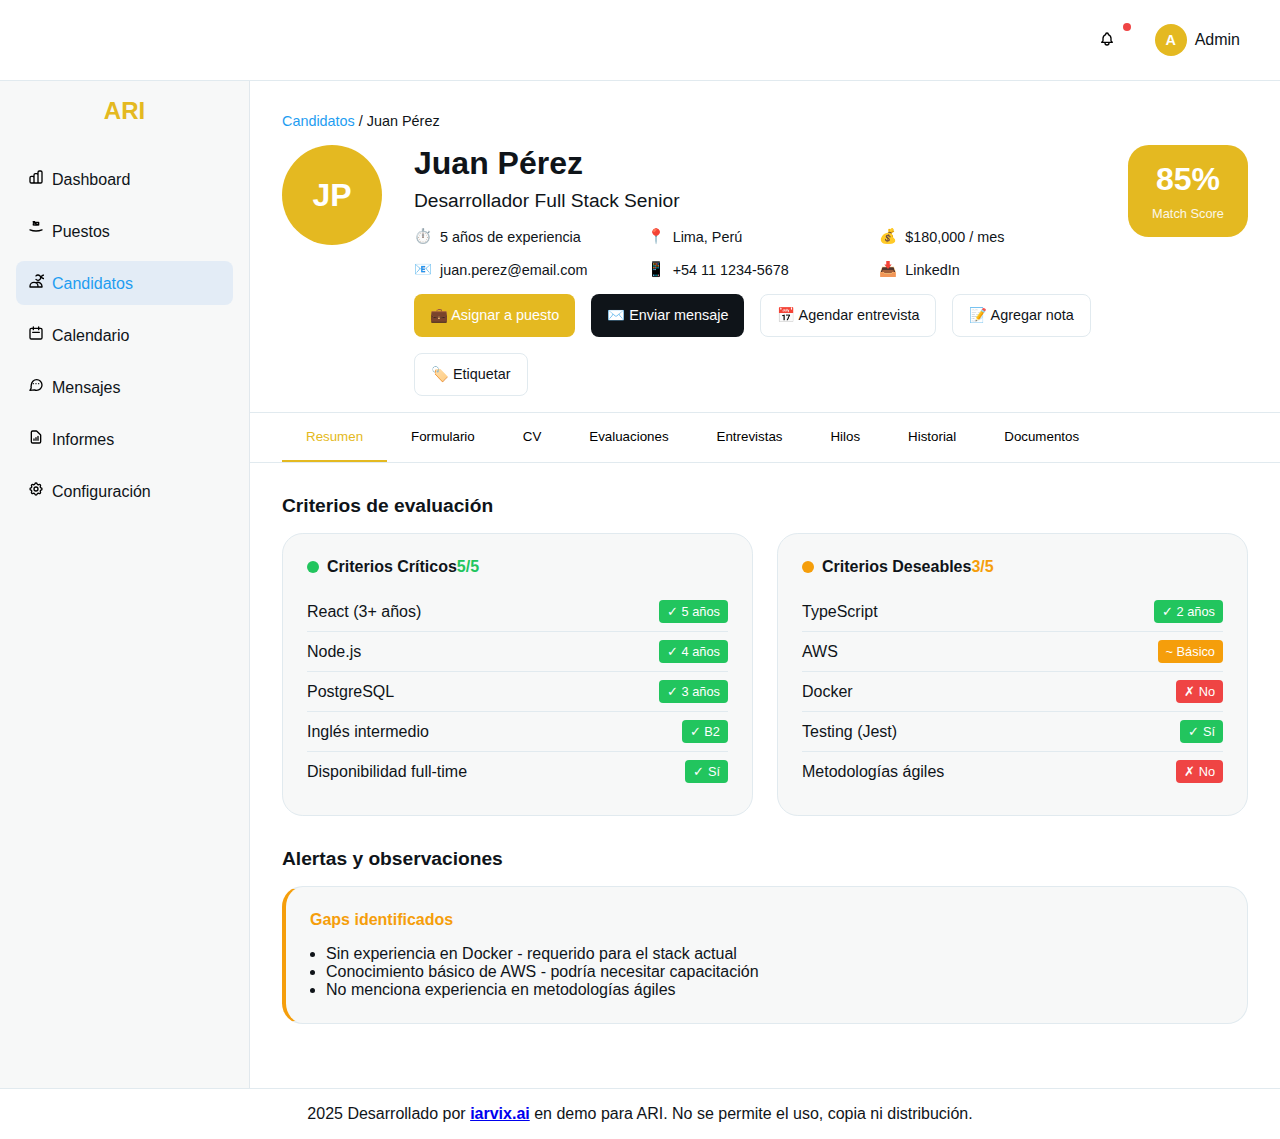
<file: candidato-perfil.html>
<!DOCTYPE html>
<html lang="es">
<head>
    <meta charset="UTF-8">
    <meta name="viewport" content="width=device-width, initial-scale=1.0">
    <title>ARI Reclutamiento - Juan Pérez</title>
    <style>
        :root {
            --background: oklch(1.0000 0 0);
            --foreground: oklch(0.1884 0.0128 248.5103);
            --card: oklch(0.9784 0.0011 197.1387);
            --card-foreground: oklch(0.1884 0.0128 248.5103);
            --primary: oklch(0.8015 0.1571 90.9558);
            --primary-foreground: oklch(1.0000 0 0);
            --secondary: oklch(0.1884 0.0128 248.5103);
            --secondary-foreground: oklch(1.0000 0 0);
            --muted: oklch(0.9222 0.0013 286.3737);
            --muted-foreground: oklch(0.1884 0.0128 248.5103);
            --accent: oklch(0.9392 0.0166 250.8453);
            --accent-foreground: oklch(0.6723 0.1606 244.9955);
            --border: oklch(0.9317 0.0118 231.6594);
            --destructive: oklch(0.6188 0.2376 25.7658);
            --destructive-foreground: oklch(1.0000 0 0);
            --sidebar: oklch(0.9784 0.0011 197.1387);
            --sidebar-foreground: oklch(0.1884 0.0128 248.5103);
            --sidebar-border: oklch(0.9271 0.0101 238.5177);
            --font-sans: 'Open Sans', sans-serif;
            --radius: 1.3rem;
        }

        * {
            margin: 0;
            padding: 0;
            box-sizing: border-box;
        }

        body {
            font-family: var(--font-sans);
            background: var(--background);
            color: var(--foreground);
            display: flex;
            flex-direction: column;
            min-height: 100vh;
        }

        .top-header {
            background: var(--background);
            border-bottom: 1px solid var(--border);
            padding: 1rem 2rem;
            display: flex;
            justify-content: flex-end;
            align-items: center;
            gap: 1rem;
        }

        .notification-btn {
            position: relative;
            background: none;
            border: none;
            cursor: pointer;
            padding: 0.5rem;
            border-radius: 50%;
            transition: background-color 0.2s;
        }

        .notification-btn:hover {
            background: var(--accent);
        }

        .notification-badge {
            position: absolute;
            top: 0;
            right: 0;
            background: #ef4444;
            color: white;
            border-radius: 50%;
            width: 8px;
            height: 8px;
        }

        .user-profile {
            display: flex;
            align-items: center;
            gap: 0.5rem;
            cursor: pointer;
            padding: 0.5rem;
            border-radius: 0.5rem;
            transition: background-color 0.2s;
        }

        .user-profile:hover {
            background: var(--accent);
        }

        .user-avatar {
            width: 32px;
            height: 32px;
            border-radius: 50%;
            background: var(--primary);
            color: var(--primary-foreground);
            display: flex;
            align-items: center;
            justify-content: center;
            font-weight: bold;
            font-size: 0.9rem;
        }

        .user-name {
            font-weight: 500;
        }

        .main-container {
            display: flex;
            flex: 1;
        }

        .icon {
            width: 16px;
            height: 16px;
            display: inline-block;
            margin-right: 0.5rem;
        }

        .icon-dashboard {
            background: url('data:image/svg+xml,<svg xmlns="http://www.w3.org/2000/svg" fill="none" viewBox="0 0 24 24" stroke="currentColor"><path stroke-linecap="round" stroke-linejoin="round" stroke-width="2" d="M9 19v-6a2 2 0 00-2-2H5a2 2 0 00-2 2v6a2 2 0 002 2h2a2 2 0 002-2zm0 0V9a2 2 0 012-2h2a2 2 0 012 2v10m-6 0a2 2 0 002 2h2a2 2 0 002-2m0 0V5a2 2 0 012-2h2a2 2 0 012 2v14a2 2 0 01-2 2h-2a2 2 0 01-2-2z"/></svg>') no-repeat center;
        }

        .icon-users {
            background: url('data:image/svg+xml,<svg xmlns="http://www.w3.org/2000/svg" fill="none" viewBox="0 0 24 24" stroke="currentColor"><path stroke-linecap="round" stroke-linejoin="round" stroke-width="2" d="M12 4.354a4 4 0 110 5.292M15 21H3v-1a6 6 0 0112 0v1zm0 0h6v-1a6 6 0 00-9-5.197m13.5-9a2.5 2.5 0 11-5 0 2.5 2.5 0 015 0z"/></svg>') no-repeat center;
        }

        .icon-briefcase {
            background: url('data:image/svg+xml,<svg xmlns="http://www.w3.org/2000/svg" fill="none" viewBox="0 0 24 24" stroke="currentColor"><path stroke-linecap="round" stroke-linejoin="round" stroke-width="2" d="M21 13.255A23.931 23.931 0 0112 15c-3.183 0-6.22-.62-9-1.745M16 6V4a2 2 0 00-2-2h-4a2 2 0 00-2-2v2m8 0H8m8 0v2a2 2 0 01-2 2H10a2 2 0 01-2-2V6m8 0V4a2 2 0 00-2-2h-4a2 2 0 00-2-2v2z"/></svg>') no-repeat center;
        }

        .icon-calendar {
            background: url('data:image/svg+xml,<svg xmlns="http://www.w3.org/2000/svg" fill="none" viewBox="0 0 24 24" stroke="currentColor"><path stroke-linecap="round" stroke-linejoin="round" stroke-width="2" d="M8 7V3m8 4V3m-9 8h10M5 21h14a2 2 0 002-2V7a2 2 0 00-2-2H5a2 2 0 00-2 2v12a2 2 0 002 2z"/></svg>') no-repeat center;
        }

        .icon-chart {
            background: url('data:image/svg+xml,<svg xmlns="http://www.w3.org/2000/svg" fill="none" viewBox="0 0 24 24" stroke="currentColor"><path stroke-linecap="round" stroke-linejoin="round" stroke-width="2" d="M9 17v-2m3 2v-4m3 4v-6m2 10H7a2 2 0 01-2-2V5a2 2 0 012-2h5.586a1 1 0 01.707.293l5.414 5.414a1 1 0 01.293.707V19a2 2 0 01-2 2z"/></svg>') no-repeat center;
        }

        .icon-settings {
            background: url('data:image/svg+xml,<svg xmlns="http://www.w3.org/2000/svg" fill="none" viewBox="0 0 24 24" stroke="currentColor"><path stroke-linecap="round" stroke-linejoin="round" stroke-width="2" d="M10.325 4.317c.426-1.756 2.924-1.756 3.35 0a1.724 1.724 0 002.573 1.066c1.543-.94 3.31.826 2.37 2.37a1.724 1.724 0 001.065 2.572c1.756.426 1.756 2.924 0 3.35a1.724 1.724 0 00-1.066 2.573c.94 1.543-.826 3.31-2.37 2.37a1.724 1.724 0 00-2.572 1.065c-.426 1.756-2.924 1.756-3.35 0a1.724 1.724 0 00-2.573-1.066c-1.543.94-3.31-.826-2.37-2.37a1.724 1.724 0 00-1.065-2.572c-1.756-.426-1.756-2.924 0-3.35a1.724 1.724 0 001.066-2.573c-.94-1.543.826-3.31 2.37-2.37.996.608 2.296.07 2.572-1.065z"/><path stroke-linecap="round" stroke-linejoin="round" stroke-width="2" d="M15 12a3 3 0 11-6 0 3 3 0 016 0z"/></svg>') no-repeat center;
        }

        .icon-bell {
            background: url('data:image/svg+xml,<svg xmlns="http://www.w3.org/2000/svg" fill="none" viewBox="0 0 24 24" stroke="currentColor"><path stroke-linecap="round" stroke-linejoin="round" stroke-width="2" d="M15 17h5l-1.405-1.405A2.032 2.032 0 0118 14.158V11a6.002 6.002 0 00-4-5.659V5a2 2 0 10-4 0v.341C7.67 6.165 6 8.388 6 11v3.159c0 .538-.214 1.055-.595 1.436L4 17h5m6 0v1a3 3 0 11-6 0v-1m6 0H9"/></svg>') no-repeat center;
        }

        .icon-chat {
            background: url('data:image/svg+xml,<svg xmlns="http://www.w3.org/2000/svg" fill="none" viewBox="0 0 24 24" stroke="currentColor"><path stroke-linecap="round" stroke-linejoin="round" stroke-width="2" d="M8 10h.01M12 10h.01M16 10h.01M21 12a8 8 0 01-8 8c-1.266 0-2.457-.293-3.5-.81L3 20l1.81-3.5A7.963 7.963 0 015 12a8 8 0 0116 0z"/></svg>') no-repeat center;
        }

        .sidebar {
            width: 250px;
            background: var(--sidebar);
            border-right: 1px solid var(--sidebar-border);
            padding: 1rem;
        }

        .logo {
            margin-bottom: 2rem;
            text-align: center;
        }

        .logo h1 {
            color: var(--primary);
            font-size: 1.5rem;
        }

        .nav-menu {
            list-style: none;
        }

        .nav-item {
            margin-bottom: 0.5rem;
        }

        .nav-link {
            display: block;
            padding: 0.75rem;
            color: var(--sidebar-foreground);
            text-decoration: none;
            border-radius: 0.5rem;
            transition: background-color 0.2s;
        }

        .nav-link:hover, .nav-link.active {
            background: var(--accent);
            color: var(--accent-foreground);
        }

        .main-content {
            flex: 1;
            display: flex;
            flex-direction: column;
            overflow: hidden;
        }

        .header {
            padding: 2rem 2rem 1rem;
            border-bottom: 1px solid var(--border);
            background: var(--background);
        }

        .breadcrumb {
            font-size: 0.9rem;
            margin-bottom: 1rem;
            color: var(--muted-foreground);
        }

        .breadcrumb a {
            color: var(--accent-foreground);
            text-decoration: none;
        }

        .candidate-header {
            display: flex;
            gap: 2rem;
            align-items: flex-start;
        }

        .candidate-avatar-large {
            width: 100px;
            height: 100px;
            border-radius: 50%;
            background: var(--primary);
            color: var(--primary-foreground);
            display: flex;
            align-items: center;
            justify-content: center;
            font-size: 2rem;
            font-weight: bold;
        }

        .candidate-basic-info {
            flex: 1;
        }

        .candidate-name {
            font-size: 2rem;
            margin-bottom: 0.5rem;
        }

        .candidate-title {
            font-size: 1.2rem;
            color: var(--muted-foreground);
            margin-bottom: 1rem;
        }

        .info-grid {
            display: grid;
            grid-template-columns: repeat(auto-fit, minmax(200px, 1fr));
            gap: 1rem;
            margin-bottom: 1rem;
        }

        .info-item {
            display: flex;
            align-items: center;
            gap: 0.5rem;
            font-size: 0.9rem;
        }

        .match-score-large {
            text-align: center;
            padding: 1rem;
            background: var(--primary);
            color: var(--primary-foreground);
            border-radius: var(--radius);
            min-width: 120px;
        }

        .match-percentage {
            font-size: 2rem;
            font-weight: bold;
            margin-bottom: 0.5rem;
        }

        .match-label {
            font-size: 0.8rem;
            opacity: 0.9;
        }

        .header-actions {
            display: flex;
            gap: 1rem;
            margin-top: 1rem;
            flex-wrap: wrap;
        }

        .btn {
            padding: 0.75rem 1rem;
            background: var(--primary);
            color: var(--primary-foreground);
            border: none;
            border-radius: 0.5rem;
            cursor: pointer;
            text-decoration: none;
            display: inline-block;
            font-weight: 500;
            font-size: 0.9rem;
        }

        .btn-secondary {
            background: var(--secondary);
            color: var(--secondary-foreground);
        }

        .btn-outline {
            background: transparent;
            color: var(--foreground);
            border: 1px solid var(--border);
        }

        .tabs {
            padding: 0 2rem;
            background: var(--background);
            border-bottom: 1px solid var(--border);
        }

        .tab-list {
            display: flex;
            gap: 0;
            list-style: none;
            overflow-x: auto;
        }

        .tab-button {
            padding: 1rem 1.5rem;
            background: none;
            border: none;
            cursor: pointer;
            border-bottom: 2px solid transparent;
            font-weight: 500;
            white-space: nowrap;
        }

        .tab-button.active {
            border-bottom-color: var(--primary);
            color: var(--primary);
        }

        .tab-content {
            flex: 1;
            padding: 2rem;
            overflow-y: auto;
        }

        .tab-pane {
            display: none;
        }

        .tab-pane.active {
            display: block;
        }

        .criteria-section {
            margin-bottom: 2rem;
        }

        .section-title {
            font-size: 1.2rem;
            font-weight: 600;
            margin-bottom: 1rem;
            display: flex;
            align-items: center;
            gap: 0.5rem;
        }

        .criteria-grid {
            display: grid;
            grid-template-columns: repeat(auto-fit, minmax(300px, 1fr));
            gap: 1.5rem;
        }

        .criteria-card {
            background: var(--card);
            border: 1px solid var(--border);
            border-radius: var(--radius);
            padding: 1.5rem;
        }

        .criteria-header {
            display: flex;
            justify-content: between;
            align-items: center;
            margin-bottom: 1rem;
        }

        .criteria-type {
            font-weight: 600;
            display: flex;
            align-items: center;
            gap: 0.5rem;
        }

        .status-indicator {
            width: 12px;
            height: 12px;
            border-radius: 50%;
        }

        .status-met {
            background: #22c55e;
        }

        .status-partial {
            background: #f59e0b;
        }

        .status-missing {
            background: #ef4444;
        }

        .criteria-list {
            list-style: none;
        }

        .criteria-item {
            display: flex;
            justify-content: space-between;
            align-items: center;
            padding: 0.5rem 0;
            border-bottom: 1px solid var(--border);
        }

        .criteria-item:last-child {
            border-bottom: none;
        }

        .criteria-name {
            font-weight: 500;
        }

        .criteria-status {
            font-size: 0.8rem;
            padding: 0.25rem 0.5rem;
            border-radius: 0.25rem;
            font-weight: 500;
        }

        .status-yes {
            background: #22c55e;
            color: white;
        }

        .status-no {
            background: #ef4444;
            color: white;
        }

        .status-partial-bg {
            background: #f59e0b;
            color: white;
        }

        .form-section {
            background: var(--card);
            border: 1px solid var(--border);
            border-radius: var(--radius);
            padding: 1.5rem;
            margin-bottom: 2rem;
        }

        .form-field {
            margin-bottom: 1.5rem;
        }

        .field-label {
            font-weight: 600;
            margin-bottom: 0.5rem;
            display: block;
        }

        .field-value {
            color: var(--muted-foreground);
        }

        .cv-viewer {
            background: var(--card);
            border: 1px solid var(--border);
            border-radius: var(--radius);
            padding: 1.5rem;
            margin-bottom: 2rem;
        }

        .cv-actions {
            display: flex;
            gap: 1rem;
            margin-bottom: 1rem;
        }

        .cv-preview {
            background: var(--muted);
            border: 1px solid var(--border);
            border-radius: 0.5rem;
            padding: 2rem;
            text-align: center;
            color: var(--muted-foreground);
            margin-bottom: 1rem;
        }

        .timeline {
            position: relative;
            padding-left: 2rem;
        }

        .timeline::before {
            content: '';
            position: absolute;
            left: 0.75rem;
            top: 0;
            bottom: 0;
            width: 2px;
            background: var(--border);
        }

        .timeline-item {
            position: relative;
            padding-bottom: 2rem;
        }

        .timeline-item::before {
            content: '';
            position: absolute;
            left: -1.5rem;
            top: 0.5rem;
            width: 12px;
            height: 12px;
            background: var(--primary);
            border-radius: 50%;
            border: 2px solid var(--background);
        }

        .timeline-content {
            background: var(--card);
            border: 1px solid var(--border);
            border-radius: 0.5rem;
            padding: 1rem;
        }

        .timeline-header {
            display: flex;
            justify-content: space-between;
            align-items: center;
            margin-bottom: 0.5rem;
        }

        .timeline-title {
            font-weight: 600;
        }

        .timeline-date {
            font-size: 0.8rem;
            color: var(--muted-foreground);
        }

        .timeline-description {
            color: var(--muted-foreground);
            font-size: 0.9rem;
        }

        .evaluation-grid {
            display: grid;
            grid-template-columns: repeat(auto-fit, minmax(250px, 1fr));
            gap: 1.5rem;
            margin-bottom: 2rem;
        }

        .evaluation-card {
            background: var(--card);
            border: 1px solid var(--border);
            border-radius: var(--radius);
            padding: 1.5rem;
        }

        .evaluation-header {
            display: flex;
            justify-content: space-between;
            align-items: center;
            margin-bottom: 1rem;
        }

        .evaluation-score {
            font-size: 2rem;
            font-weight: bold;
            color: var(--primary);
        }

        .score-bar {
            width: 100%;
            height: 8px;
            background: var(--muted);
            border-radius: 4px;
            overflow: hidden;
            margin: 1rem 0;
        }

        .score-fill {
            height: 100%;
            background: var(--primary);
            transition: width 0.3s ease;
        }

        .document-list {
            display: grid;
            gap: 1rem;
        }

        .document-item {
            display: flex;
            align-items: center;
            gap: 1rem;
            padding: 1rem;
            background: var(--card);
            border: 1px solid var(--border);
            border-radius: 0.5rem;
        }

        .document-icon {
            width: 40px;
            height: 40px;
            background: var(--accent);
            color: var(--accent-foreground);
            border-radius: 0.5rem;
            display: flex;
            align-items: center;
            justify-content: center;
            font-weight: bold;
        }

        .document-info {
            flex: 1;
        }

        .document-name {
            font-weight: 500;
            margin-bottom: 0.25rem;
        }

        .document-meta {
            font-size: 0.8rem;
            color: var(--muted-foreground);
        }

        .document-actions {
            display: flex;
            gap: 0.5rem;
        }

        .action-btn {
            padding: 0.5rem;
            border: 1px solid var(--border);
            background: var(--background);
            border-radius: 0.25rem;
            cursor: pointer;
            color: var(--foreground);
        }

        .action-btn:hover {
            background: var(--accent);
        }

        .interview-card {
            background: var(--card);
            border: 1px solid var(--border);
            border-radius: var(--radius);
            padding: 1.5rem;
            margin-bottom: 1.5rem;
        }

        .interview-header {
            display: flex;
            justify-content: space-between;
            align-items: center;
            margin-bottom: 1rem;
        }

        .interview-title {
            font-weight: 600;
            font-size: 1.1rem;
        }

        .interview-status {
            padding: 0.25rem 0.75rem;
            border-radius: 1rem;
            font-size: 0.75rem;
            font-weight: 500;
        }

        .status-completed {
            background: #22c55e;
            color: white;
        }

        .status-scheduled {
            background: #f59e0b;
            color: white;
        }

        .interview-details {
            display: grid;
            grid-template-columns: repeat(auto-fit, minmax(200px, 1fr));
            gap: 1rem;
            margin-bottom: 1rem;
        }

        .detail-item {
            font-size: 0.9rem;
        }

        .detail-label {
            font-weight: 500;
            color: var(--muted-foreground);
        }

        .transcript-section {
            background: var(--muted);
            border-radius: 0.5rem;
            padding: 1rem;
            margin-top: 1rem;
        }

        .transcript-header {
            display: flex;
            justify-content: space-between;
            align-items: center;
            margin-bottom: 1rem;
        }

        .search-transcript {
            padding: 0.5rem;
            border: 1px solid var(--border);
            border-radius: 0.25rem;
            width: 250px;
        }

        .transcript-content {
            background: var(--background);
            border-radius: 0.5rem;
            padding: 1rem;
            max-height: 300px;
            overflow-y: auto;
        }

        .transcript-line {
            margin-bottom: 0.5rem;
            padding: 0.5rem;
            border-radius: 0.25rem;
        }

        .transcript-line.highlighted {
            background: yellow;
        }

        .speaker {
            font-weight: 600;
            color: var(--primary);
        }
        .site-footer {
            margin-top: auto;
            background: var(--background);
            border-top: 1px solid var(--border);
            color: var(--muted-foreground);
            text-align: center;
            padding: 1rem;
        }
    </style>
</head>
<body>
    <div class="top-header">
        <button class="notification-btn">
            <span class="icon icon-bell"></span>
            <span class="notification-badge"></span>
        </button>
        <div class="user-profile">
            <div class="user-avatar">A</div>
            <span class="user-name">Admin</span>
        </div>
    </div>

    <div class="main-container">
        <aside class="sidebar">
            <div class="logo">
                <h1>ARI</h1>
            </div>
            <nav>
                <ul class="nav-menu">
                    <li class="nav-item">
                        <a href="dashboard.html" class="nav-link"><span class="icon icon-dashboard"></span>Dashboard</a>
                    </li>
                    <li class="nav-item">
                        <a href="puestos.html" class="nav-link"><span class="icon icon-briefcase"></span>Puestos</a>
                    </li>
                    <li class="nav-item">
                        <a href="candidatos.html" class="nav-link active"><span class="icon icon-users"></span>Candidatos</a>
                    </li>
                    <li class="nav-item">
                        <a href="calendario.html" class="nav-link"><span class="icon icon-calendar"></span>Calendario</a>
                    </li>
                    <li class="nav-item">
                        <a href="mensajes.html" class="nav-link"><span class="icon icon-chat"></span>Mensajes</a>
                    </li>
                    <li class="nav-item">
                        <a href="informes.html" class="nav-link"><span class="icon icon-chart"></span>Informes</a>
                    </li>
                    <li class="nav-item">
                        <a href="#" class="nav-link"><span class="icon icon-settings"></span>Configuración</a>
                    </li>
                </ul>
            </nav>
        </aside>

        <main class="main-content">
        <header class="header">
            <div class="breadcrumb">
                <a href="candidatos.html">Candidatos</a> / Juan Pérez
            </div>

            <div class="candidate-header">
                <div class="candidate-avatar-large">JP</div>
                <div class="candidate-basic-info">
                    <h1 class="candidate-name">Juan Pérez</h1>
                    <div class="candidate-title">Desarrollador Full Stack Senior</div>

                    <div class="info-grid">
                        <div class="info-item">
                            <span>⏱️</span>
                            <span>5 años de experiencia</span>
                        </div>
                        <div class="info-item">
                            <span>📍</span>
                            <span>Lima, Perú</span>
                        </div>
                        <div class="info-item">
                            <span>💰</span>
                            <span>$180,000 / mes</span>
                        </div>
                        <div class="info-item">
                            <span>📧</span>
                            <span>juan.perez@email.com</span>
                        </div>
                        <div class="info-item">
                            <span>📱</span>
                            <span>+54 11 1234-5678</span>
                        </div>
                        <div class="info-item">
                            <span>📥</span>
                            <span>LinkedIn</span>
                        </div>
                    </div>

                    <div class="header-actions">
                        <button class="btn">💼 Asignar a puesto</button>
                        <button class="btn btn-secondary" data-open-thread="Juan Pérez" data-etapa="Resumen" data-match="85%">✉️ Enviar mensaje</button>
                        <button class="btn btn-outline">📅 Agendar entrevista</button>
                        <button class="btn btn-outline">📝 Agregar nota</button>
                        <button class="btn btn-outline">🏷️ Etiquetar</button>
                    </div>
                </div>
                <div class="match-score-large">
                    <div class="match-percentage">85%</div>
                    <div class="match-label">Match Score</div>
                </div>
            </div>
        </header>

        <div class="tabs">
            <ul class="tab-list">
                <li><button class="tab-button active" data-tab="resumen">Resumen</button></li>
                <li><button class="tab-button" data-tab="formulario">Formulario</button></li>
                <li><button class="tab-button" data-tab="cv">CV</button></li>
                <li><button class="tab-button" data-tab="evaluaciones">Evaluaciones</button></li>
                <li><button class="tab-button" data-tab="entrevistas">Entrevistas</button></li>
                <li><button class="tab-button" data-tab="hilos">Hilos</button></li>
                <li><button class="tab-button" data-tab="historial">Historial</button></li>
                <li><button class="tab-button" data-tab="documentos">Documentos</button></li>
            </ul>
        </div>

        <div class="tab-content">
            <!-- Resumen Tab -->
            <div class="tab-pane active" id="resumen">
                <div class="criteria-section">
                    <h2 class="section-title">Criterios de evaluación</h2>
                    <div class="criteria-grid">
                        <div class="criteria-card">
                            <div class="criteria-header">
                                <div class="criteria-type">
                                    <div class="status-indicator status-met"></div>
                                    Criterios Críticos
                                </div>
                                <span style="font-weight: bold; color: #22c55e;">5/5</span>
                            </div>
                            <ul class="criteria-list">
                                <li class="criteria-item">
                                    <span class="criteria-name">React (3+ años)</span>
                                    <span class="criteria-status status-yes">✓ 5 años</span>
                                </li>
                                <li class="criteria-item">
                                    <span class="criteria-name">Node.js</span>
                                    <span class="criteria-status status-yes">✓ 4 años</span>
                                </li>
                                <li class="criteria-item">
                                    <span class="criteria-name">PostgreSQL</span>
                                    <span class="criteria-status status-yes">✓ 3 años</span>
                                </li>
                                <li class="criteria-item">
                                    <span class="criteria-name">Inglés intermedio</span>
                                    <span class="criteria-status status-yes">✓ B2</span>
                                </li>
                                <li class="criteria-item">
                                    <span class="criteria-name">Disponibilidad full-time</span>
                                    <span class="criteria-status status-yes">✓ Sí</span>
                                </li>
                            </ul>
                        </div>

                        <div class="criteria-card">
                            <div class="criteria-header">
                                <div class="criteria-type">
                                    <div class="status-indicator status-partial"></div>
                                    Criterios Deseables
                                </div>
                                <span style="font-weight: bold; color: #f59e0b;">3/5</span>
                            </div>
                            <ul class="criteria-list">
                                <li class="criteria-item">
                                    <span class="criteria-name">TypeScript</span>
                                    <span class="criteria-status status-yes">✓ 2 años</span>
                                </li>
                                <li class="criteria-item">
                                    <span class="criteria-name">AWS</span>
                                    <span class="criteria-status status-partial-bg">~ Básico</span>
                                </li>
                                <li class="criteria-item">
                                    <span class="criteria-name">Docker</span>
                                    <span class="criteria-status status-no">✗ No</span>
                                </li>
                                <li class="criteria-item">
                                    <span class="criteria-name">Testing (Jest)</span>
                                    <span class="criteria-status status-yes">✓ Sí</span>
                                </li>
                                <li class="criteria-item">
                                    <span class="criteria-name">Metodologías ágiles</span>
                                    <span class="criteria-status status-no">✗ No</span>
                                </li>
                            </ul>
                        </div>
                    </div>
                </div>

                <div class="criteria-section">
                    <h2 class="section-title">Alertas y observaciones</h2>
                    <div class="criteria-card" style="border-left: 4px solid #f59e0b;">
                        <h4 style="color: #f59e0b; margin-bottom: 1rem;">Gaps identificados</h4>
                        <ul style="margin-left: 1rem;">
                            <li>Sin experiencia en Docker - requerido para el stack actual</li>
                            <li>Conocimiento básico de AWS - podría necesitar capacitación</li>
                            <li>No menciona experiencia en metodologías ágiles</li>
                        </ul>
                    </div>
                </div>
            </div>

            <!-- Formulario Tab -->
            <div class="tab-pane" id="formulario">
                <div class="form-section">
                    <h3 class="section-title">Declaración jurada</h3>
                    <div style="display: grid; grid-template-columns: repeat(auto-fit, minmax(300px, 1fr)); gap: 2rem;">
                        <div class="form-field">
                            <label class="field-label">Disponibilidad para trabajar</label>
                            <div class="field-value">Full-time, inmediata</div>
                        </div>
                        <div class="form-field">
                            <label class="field-label">Pretensión salarial</label>
                            <div class="field-value">$180,000 - $200,000 ARS</div>
                        </div>
                        <div class="form-field">
                            <label class="field-label">Modalidad preferida</label>
                            <div class="field-value">Híbrido (3 días oficina)</div>
                        </div>
                        <div class="form-field">
                            <label class="field-label">Nivel de inglés</label>
                            <div class="field-value">Intermedio (B2) - Conversacional</div>
                        </div>
                        <div class="form-field">
                            <label class="field-label">Experiencia en React</label>
                            <div class="field-value">5 años - Avanzado</div>
                        </div>
                        <div class="form-field">
                            <label class="field-label">Experiencia en Node.js</label>
                            <div class="field-value">4 años - Intermedio/Avanzado</div>
                        </div>
                        <div class="form-field">
                            <label class="field-label">Base de datos</label>
                            <div class="field-value">PostgreSQL (3 años), MySQL (2 años)</div>
                        </div>
                        <div class="form-field">
                            <label class="field-label">Herramientas de testing</label>
                            <div class="field-value">Jest, React Testing Library</div>
                        </div>
                    </div>

                    <div class="form-field" style="margin-top: 2rem;">
                        <label class="field-label">Comentarios adicionales</label>
                        <div class="field-value" style="padding: 1rem; background: var(--muted); border-radius: 0.5rem;">
                            "Tengo experiencia liderando equipos pequeños y me interesa mucho el crecimiento profesional. Estoy particularmente interesado en proyectos que involucren arquitecturas escalables y buenas prácticas de desarrollo."
                        </div>
                    </div>

                    <div style="margin-top: 2rem; padding: 1rem; background: #22c55e; color: white; border-radius: 0.5rem;">
                        ✓ El candidato acepta la veracidad de la información proporcionada
                    </div>
                </div>
            </div>

            <!-- CV Tab -->
            <div class="tab-pane" id="cv">
                <div class="cv-viewer">
                    <div class="cv-actions">
                        <button class="btn">📥 Descargar CV</button>
                        <button class="btn btn-outline">🔍 Ver en pantalla completa</button>
                        <button class="btn btn-outline">📧 Solicitar CV actualizado</button>
                    </div>

                    <div class="cv-preview">
                        📄 CV - Juan Pérez<br>
                        <small>Archivo: juan_perez_cv.pdf | 2.3 MB | Subido: 10/09/2024</small>
                    </div>

                    <div style="display: grid; grid-template-columns: 1fr 1fr; gap: 2rem;">
                        <div>
                            <h4 style="margin-bottom: 1rem;">Educación</h4>
                            <div class="timeline">
                                <div class="timeline-item">
                                    <div class="timeline-content">
                                        <div class="timeline-header">
                                            <div class="timeline-title">Lic. en Sistemas</div>
                                            <div class="timeline-date">2016 - 2020</div>
                                        </div>
                                        <div class="timeline-description">Universidad de Buenos Aires</div>
                                    </div>
                                </div>
                                <div class="timeline-item">
                                    <div class="timeline-content">
                                        <div class="timeline-header">
                                            <div class="timeline-title">Curso React Avanzado</div>
                                            <div class="timeline-date">2022</div>
                                        </div>
                                        <div class="timeline-description">Coderhouse - Certificación</div>
                                    </div>
                                </div>
                            </div>
                        </div>

                        <div>
                            <h4 style="margin-bottom: 1rem;">Experiencia</h4>
                            <div class="timeline">
                                <div class="timeline-item">
                                    <div class="timeline-content">
                                        <div class="timeline-header">
                                            <div class="timeline-title">Sr. Full Stack Developer</div>
                                            <div class="timeline-date">2022 - Actual</div>
                                        </div>
                                        <div class="timeline-description">
                                            TechStart SA - Desarrollo de aplicaciones web con React y Node.js
                                        </div>
                                    </div>
                                </div>
                                <div class="timeline-item">
                                    <div class="timeline-content">
                                        <div class="timeline-header">
                                            <div class="timeline-title">Full Stack Developer</div>
                                            <div class="timeline-date">2020 - 2022</div>
                                        </div>
                                        <div class="timeline-description">
                                            DevCorp - Desarrollo y mantenimiento de sistemas internos
                                        </div>
                                    </div>
                                </div>
                            </div>
                        </div>
                    </div>
                </div>
            </div>

            <!-- Evaluaciones Tab -->
            <div class="tab-pane" id="evaluaciones">
                <div class="evaluation-grid">
                    <div class="evaluation-card">
                        <div class="evaluation-header">
                            <h4>🧪 Prueba Técnica</h4>
                            <div class="evaluation-score">87/100</div>
                        </div>
                        <div class="score-bar">
                            <div class="score-fill" style="width: 87%"></div>
                        </div>
                        <div style="font-size: 0.9rem; color: var(--muted-foreground);">
                            <p><strong>Fecha:</strong> 12/09/2024</p>
                            <p><strong>Duración:</strong> 3 horas</p>
                            <p><strong>Plataforma:</strong> HackerRank</p>
                        </div>
                        <div style="margin-top: 1rem;">
                            <button class="btn btn-outline" style="width: 100%;">Ver resultados detallados</button>
                        </div>
                    </div>

                    <div class="evaluation-card">
                        <div class="evaluation-header">
                            <h4>🧠 Evaluación Psicométrica</h4>
                            <div class="evaluation-score">Percentil 78</div>
                        </div>
                        <div style="font-size: 0.9rem; color: var(--muted-foreground); margin-bottom: 1rem;">
                            <p><strong>Fecha:</strong> 13/09/2024</p>
                            <p><strong>Plataforma:</strong> Evaluar.com</p>
                        </div>
                        <div style="display: grid; gap: 0.5rem;">
                            <div style="display: flex; justify-content: space-between;">
                                <span>Liderazgo</span>
                                <span style="font-weight: bold;">Alto</span>
                            </div>
                            <div style="display: flex; justify-content: space-between;">
                                <span>Trabajo en equipo</span>
                                <span style="font-weight: bold;">Muy Alto</span>
                            </div>
                            <div style="display: flex; justify-content: space-between;">
                                <span>Adaptabilidad</span>
                                <span style="font-weight: bold;">Alto</span>
                            </div>
                            <div style="display: flex; justify-content: space-between;">
                                <span>Resolución de problemas</span>
                                <span style="font-weight: bold;">Muy Alto</span>
                            </div>
                        </div>
                        <div style="margin-top: 1rem;">
                            <button class="btn btn-outline" style="width: 100%;">Ver informe completo</button>
                        </div>
                    </div>

                    <div class="evaluation-card">
                        <div class="evaluation-header">
                            <h4>🗣️ Evaluación de Inglés</h4>
                            <div class="evaluation-score">B2</div>
                        </div>
                        <div style="font-size: 0.9rem; color: var(--muted-foreground); margin-bottom: 1rem;">
                            <p><strong>Fecha:</strong> 14/09/2024</p>
                            <p><strong>Modalidad:</strong> Entrevista oral + escrita</p>
                        </div>
                        <div style="display: grid; gap: 0.5rem;">
                            <div style="display: flex; justify-content: space-between;">
                                <span>Speaking</span>
                                <span style="font-weight: bold;">B2</span>
                            </div>
                            <div style="display: flex; justify-content: space-between;">
                                <span>Listening</span>
                                <span style="font-weight: bold;">B2+</span>
                            </div>
                            <div style="display: flex; justify-content: space-between;">
                                <span>Reading</span>
                                <span style="font-weight: bold;">B2</span>
                            </div>
                            <div style="display: flex; justify-content: space-between;">
                                <span>Writing</span>
                                <span style="font-weight: bold;">B1+</span>
                            </div>
                        </div>
                        <div style="margin-top: 1rem;">
                            <button class="btn btn-outline" style="width: 100%;">Ver evaluación detallada</button>
                        </div>
                    </div>
                </div>
            </div>

            <!-- Entrevistas Tab -->
            <div class="tab-pane" id="entrevistas">
                <div class="interview-card">
                    <div class="interview-header">
                        <div class="interview-title">🎯 Entrevista Técnica Interna</div>
                        <div class="interview-status status-completed">Completada</div>
                    </div>
                    <div class="interview-details">
                        <div class="detail-item">
                            <div class="detail-label">Fecha:</div>
                            <div>15/09/2024 - 14:00hs</div>
                        </div>
                        <div class="detail-item">
                            <div class="detail-label">Entrevistador:</div>
                            <div>Juan Martínez (Tech Lead)</div>
                        </div>
                        <div class="detail-item">
                            <div class="detail-label">Duración:</div>
                            <div>45 minutos</div>
                        </div>
                        <div class="detail-item">
                            <div class="detail-label">Modalidad:</div>
                            <div>Zoom (grabada)</div>
                        </div>
                    </div>

                    <div style="margin: 1rem 0;">
                        <h4 style="margin-bottom: 0.5rem;">📝 Notas del entrevistador:</h4>
                        <div style="background: var(--muted); padding: 1rem; border-radius: 0.5rem;">
                            "Excelente candidato. Demuestra sólidos conocimientos técnicos en React y Node.js.
                            Buena capacidad de comunicación y pensamiento crítico. Algunas dudas menores en
                            optimización de queries SQL, pero nada preocupante. Recomiendo avanzar."
                        </div>
                    </div>

                    <div style="display: flex; gap: 1rem;">
                        <button class="btn">📝 Ver notas completas</button>
                        <button class="btn btn-outline">🎥 Ver grabación</button>
                        <button class="btn btn-outline">📄 Ver transcripción</button>
                    </div>

                    <div class="transcript-section">
                        <div class="transcript-header">
                            <h4>📄 Transcripción disponible</h4>
                            <input type="search" placeholder="Buscar en transcripción..." class="search-transcript">
                        </div>
                        <div class="transcript-content">
                            <div class="transcript-line">
                                <span class="speaker">Entrevistador:</span> ¿Podrías contarme sobre tu experiencia con React?
                            </div>
                            <div class="transcript-line">
                                <span class="speaker">Juan:</span> Por supuesto. He trabajado con React por más de 5 años, comenzando desde las versiones con clases hasta los hooks actuales...
                            </div>
                            <div class="transcript-line">
                                <span class="speaker">Entrevistador:</span> Interesante. ¿Cómo manejas el estado en aplicaciones complejas?
                            </div>
                            <div class="transcript-line highlighted">
                                <span class="speaker">Juan:</span> Depende del caso. Para estado local uso useState y useReducer, pero para estado global prefiero Context API o Redux Toolkit...
                            </div>
                        </div>
                    </div>
                </div>

                <div class="interview-card">
                    <div class="interview-header">
                        <div class="interview-title">🤝 Entrevista con Cliente</div>
                        <div class="interview-status status-scheduled">Agendada</div>
                    </div>
                    <div class="interview-details">
                        <div class="detail-item">
                            <div class="detail-label">Fecha:</div>
                            <div>21/09/2024 - 15:00hs</div>
                        </div>
                        <div class="detail-item">
                            <div class="detail-label">Cliente:</div>
                            <div>TechCorp - CTO</div>
                        </div>
                        <div class="detail-item">
                            <div class="detail-label">Modalidad:</div>
                            <div>Presencial</div>
                        </div>
                        <div class="detail-item">
                            <div class="detail-label">Estado:</div>
                            <div style="color: #f59e0b;">Confirmada por ambas partes</div>
                        </div>
                    </div>

                    <div style="display: flex; gap: 1rem; margin-top: 1rem;">
                        <button class="btn">📅 Reagendar</button>
                        <button class="btn btn-outline">📝 Agregar preparación</button>
                        <button class="btn btn-outline">✉️ Enviar recordatorio</button>
                    </div>
                </div>
            </div>

            <!-- Historial Tab -->
            <div class="tab-pane" id="historial">
                <h3 class="section-title">Línea de tiempo</h3>
                <div class="timeline">
                    <div class="timeline-item">
                        <div class="timeline-content">
                            <div class="timeline-header">
                                <div class="timeline-title">Agendada entrevista con cliente</div>
                                <div class="timeline-date">Hoy - 10:30</div>
                            </div>
                            <div class="timeline-description">
                                Juan Martínez programó entrevista con TechCorp para el 21/09 a las 15:00hs
                            </div>
                        </div>
                    </div>

                    <div class="timeline-item">
                        <div class="timeline-content">
                            <div class="timeline-header">
                                <div class="timeline-title">Entrevista técnica completada</div>
                                <div class="timeline-date">15/09 - 14:45</div>
                            </div>
                            <div class="timeline-description">
                                Entrevista técnica realizada por Juan Martínez. Resultado: Aprobado con excelente calificación.
                            </div>
                        </div>
                    </div>

                    <div class="timeline-item">
                        <div class="timeline-content">
                            <div class="timeline-header">
                                <div class="timeline-title">Evaluación de inglés completada</div>
                                <div class="timeline-date">14/09 - 16:00</div>
                            </div>
                            <div class="timeline-description">
                                Nivel evaluado: B2 (Intermedio Alto). Apto para posiciones que requieren inglés conversacional.
                            </div>
                        </div>
                    </div>

                    <div class="timeline-item">
                        <div class="timeline-content">
                            <div class="timeline-header">
                                <div class="timeline-title">Prueba psicométrica realizada</div>
                                <div class="timeline-date">13/09 - 11:00</div>
                            </div>
                            <div class="timeline-description">
                                Evaluación completada en Evaluar.com. Percentil 78, perfil de liderazgo alto.
                            </div>
                        </div>
                    </div>

                    <div class="timeline-item">
                        <div class="timeline-content">
                            <div class="timeline-header">
                                <div class="timeline-title">Prueba técnica aprobada</div>
                                <div class="timeline-date">12/09 - 18:30</div>
                            </div>
                            <div class="timeline-description">
                                Puntaje: 87/100 en HackerRank. Destacó en algoritmos y estructuras de datos.
                            </div>
                        </div>
                    </div>

                    <div class="timeline-item">
                        <div class="timeline-content">
                            <div class="timeline-header">
                                <div class="timeline-title">Primer contacto realizado</div>
                                <div class="timeline-date">11/09 - 09:15</div>
                            </div>
                            <div class="timeline-description">
                                Contacto inicial por WhatsApp. Candidato interesado, se envió información del puesto.
                            </div>
                        </div>
                    </div>

                    <div class="timeline-item">
                        <div class="timeline-content">
                            <div class="timeline-header">
                                <div class="timeline-title">Candidato postulado</div>
                                <div class="timeline-date">10/09 - 14:22</div>
                            </div>
                            <div class="timeline-description">
                                Postulación recibida desde LinkedIn para "Desarrollador Full Stack Sr." - TechCorp
                            </div>
                        </div>
                    </div>
                </div>
            </div>

            <!-- Documentos Tab -->
            <div class="tab-pane" id="documentos">
                <div style="margin-bottom: 2rem;">
                    <div style="display: flex; gap: 1rem; margin-bottom: 1rem;">
                        <button class="btn">📤 Subir documento</button>
                        <button class="btn btn-outline">📁 Crear carpeta</button>
                    </div>
                </div>

                <div class="document-list">
                    <div class="document-item">
                        <div class="document-icon">PDF</div>
                        <div class="document-info">
                            <div class="document-name">CV - Juan Pérez.pdf</div>
                            <div class="document-meta">2.3 MB • Subido el 10/09/2024 • CV Principal</div>
                        </div>
                        <div class="document-actions">
                            <button class="action-btn" title="Descargar">⬇️</button>
                            <button class="action-btn" title="Ver">👁️</button>
                            <button class="action-btn" title="Compartir">🔗</button>
                        </div>
                    </div>

                    <div class="document-item">
                        <div class="document-icon">PDF</div>
                        <div class="document-info">
                            <div class="document-name">Certificado React - Coderhouse.pdf</div>
                            <div class="document-meta">1.8 MB • Subido el 11/09/2024 • Certificación</div>
                        </div>
                        <div class="document-actions">
                            <button class="action-btn" title="Descargar">⬇️</button>
                            <button class="action-btn" title="Ver">👁️</button>
                            <button class="action-btn" title="Compartir">🔗</button>
                        </div>
                    </div>

                    <div class="document-item">
                        <div class="document-icon">PDF</div>
                        <div class="document-info">
                            <div class="document-name">Portfolio - Proyectos destacados.pdf</div>
                            <div class="document-meta">5.4 MB • Subido el 11/09/2024 • Portfolio</div>
                        </div>
                        <div class="document-actions">
                            <button class="action-btn" title="Descargar">⬇️</button>
                            <button class="action-btn" title="Ver">👁️</button>
                            <button class="action-btn" title="Compartir">🔗</button>
                        </div>
                    </div>

                    <div class="document-item">
                        <div class="document-icon">PDF</div>
                        <div class="document-info">
                            <div class="document-name">Informe Prueba Técnica.pdf</div>
                            <div class="document-meta">892 KB • Generado el 12/09/2024 • Evaluación</div>
                        </div>
                        <div class="document-actions">
                            <button class="action-btn" title="Descargar">⬇️</button>
                            <button class="action-btn" title="Ver">👁️</button>
                            <button class="action-btn" title="Compartir">🔗</button>
                        </div>
                    </div>

                    <div class="document-item">
                        <div class="document-icon">PDF</div>
                        <div class="document-info">
                            <div class="document-name">Evaluación Psicométrica.pdf</div>
                            <div class="document-meta">1.2 MB • Generado el 13/09/2024 • Evaluación</div>
                        </div>
                        <div class="document-actions">
                            <button class="action-btn" title="Descargar">⬇️</button>
                            <button class="action-btn" title="Ver">👁️</button>
                            <button class="action-btn" title="Compartir">🔗</button>
                        </div>
                    </div>
                </div>
            </div>
        </div>
            
            <!-- Hilos Tab -->
            <div class="tab-pane" id="hilos">
                <div class="msg-card msg-thread" style="border-radius: var(--radius);">
                    <div class="msg-thread-header">
                        <div data-msg-thread-title>Hilo</div>
                        <div class="msg-hint">Hilo del candidato dentro del canal del puesto</div>
                    </div>
                    <div class="msg-thread-list" data-msg-thread-list></div>
                    <div class="msg-composer">
                        <input type="text" class="msg-input" placeholder="Responder en hilo..." data-msg-thread-input>
                        <button class="msg-send-btn" data-msg-thread-send>Enviar</button>
                    </div>
                </div>
            </div>
        </main>
    </div>
    <footer class="site-footer">2025 Desarrollado por <a href="https://iarvix.ai" target="_blank" rel="noopener noreferrer"><strong>iarvix.ai</strong></a> en demo para ARI. No se permite el uso, copia ni distribución.</footer>

    <script>
        // Tab functionality
        document.querySelectorAll('.tab-button').forEach(button => {
            button.addEventListener('click', function() {
                const tabId = this.dataset.tab;

                // Remove active class from all tabs and panes
                document.querySelectorAll('.tab-button').forEach(btn => btn.classList.remove('active'));
                document.querySelectorAll('.tab-pane').forEach(pane => pane.classList.remove('active'));

                // Add active class to clicked tab and corresponding pane
                this.classList.add('active');
                document.getElementById(tabId).classList.add('active');
            });
        });

        // Search transcript functionality
        document.querySelector('.search-transcript')?.addEventListener('input', function() {
            const searchTerm = this.value.toLowerCase();
            const lines = document.querySelectorAll('.transcript-line');

            lines.forEach(line => {
                line.classList.remove('highlighted');
                if (searchTerm && line.textContent.toLowerCase().includes(searchTerm)) {
                    line.classList.add('highlighted');
                }
            });
        });

        // Document actions
        document.querySelectorAll('.action-btn').forEach(btn => {
            btn.addEventListener('click', function() {
                const action = this.title;
                console.log('Document action:', action);
            });
        });
        // Si existe la pestaña hilos, abrir el hilo del candidato al activar la pestaña
        document.addEventListener('click', function(e) {
            const target = e.target;
            if (target.closest('.tab-button') && target.closest('.tab-button').dataset.tab === 'hilos') {
                const nameEl = document.querySelector('.candidate-name');
                const candidateName = nameEl ? nameEl.textContent.trim() : '';
                if (window.MessagingUI && candidateName) {
                    window.MessagingUI.openCandidateThread(candidateName, { etapa: 'Perfil', match: document.querySelector('.match-percentage')?.textContent || '-' });
                }
            }
        });
    </script>
    <link rel="stylesheet" href="assets/css/messaging.css">
    <script src="assets/js/messaging.js"></script>
</body>
</html>
</file>
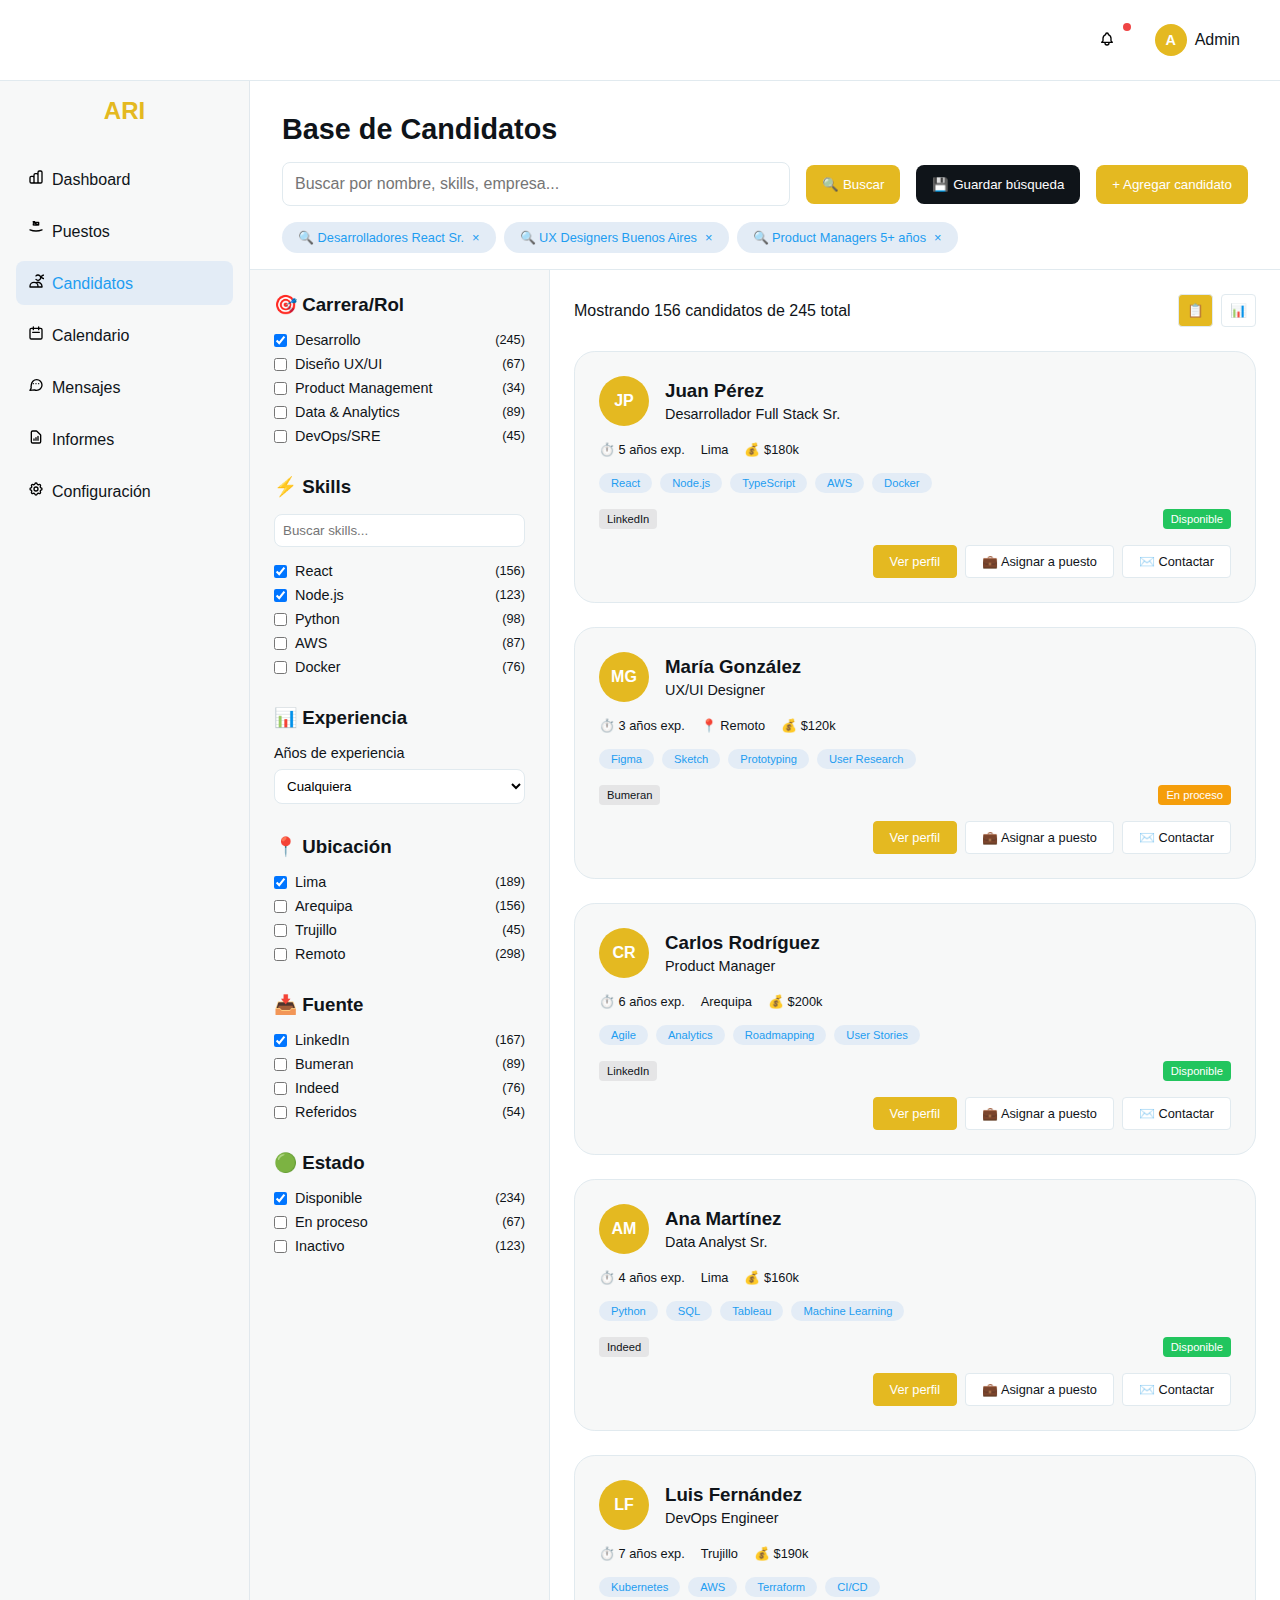
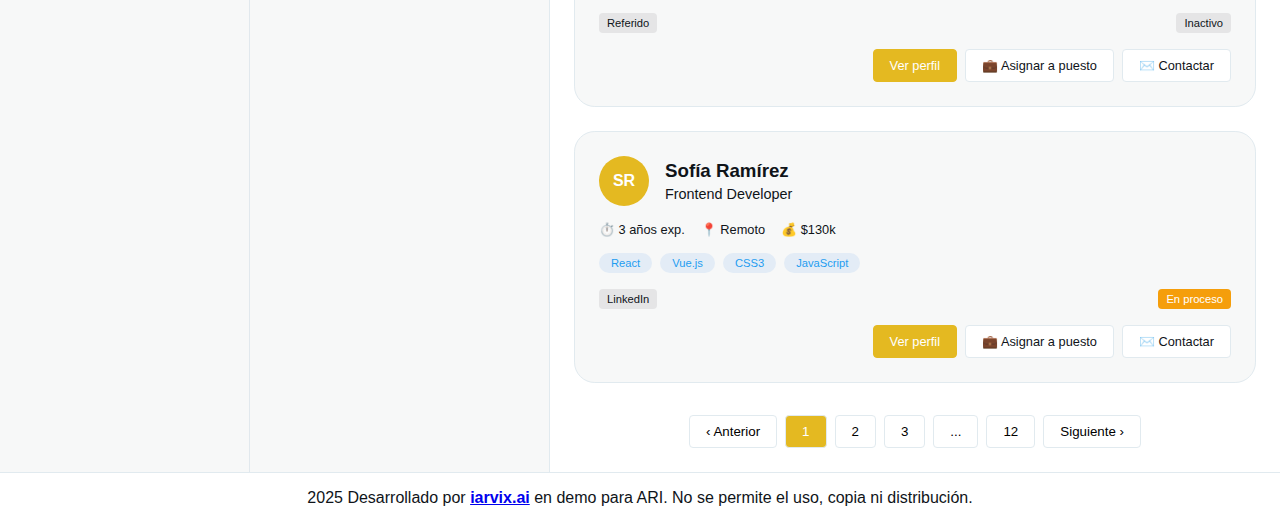
<file: candidatos.html>
<!DOCTYPE html>
<html lang="es">
<head>
    <meta charset="UTF-8">
    <meta name="viewport" content="width=device-width, initial-scale=1.0">
    <title>ARI Reclutamiento - Base de Candidatos</title>
    <style>
        :root {
            --background: oklch(1.0000 0 0);
            --foreground: oklch(0.1884 0.0128 248.5103);
            --card: oklch(0.9784 0.0011 197.1387);
            --card-foreground: oklch(0.1884 0.0128 248.5103);
            --primary: oklch(0.8015 0.1571 90.9558);
            --primary-foreground: oklch(1.0000 0 0);
            --secondary: oklch(0.1884 0.0128 248.5103);
            --secondary-foreground: oklch(1.0000 0 0);
            --muted: oklch(0.9222 0.0013 286.3737);
            --muted-foreground: oklch(0.1884 0.0128 248.5103);
            --accent: oklch(0.9392 0.0166 250.8453);
            --accent-foreground: oklch(0.6723 0.1606 244.9955);
            --border: oklch(0.9317 0.0118 231.6594);
            --destructive: oklch(0.6188 0.2376 25.7658);
            --destructive-foreground: oklch(1.0000 0 0);
            --sidebar: oklch(0.9784 0.0011 197.1387);
            --sidebar-foreground: oklch(0.1884 0.0128 248.5103);
            --sidebar-border: oklch(0.9271 0.0101 238.5177);
            --font-sans: 'Open Sans', sans-serif;
            --radius: 1.3rem;
        }

        * {
            margin: 0;
            padding: 0;
            box-sizing: border-box;
        }

        body {
            font-family: var(--font-sans);
            background: var(--background);
            color: var(--foreground);
            display: flex;
            flex-direction: column;
            min-height: 100vh;
        }

        .top-header {
            background: var(--background);
            border-bottom: 1px solid var(--border);
            padding: 1rem 2rem;
            display: flex;
            justify-content: flex-end;
            align-items: center;
            gap: 1rem;
        }

        .notification-btn {
            position: relative;
            background: none;
            border: none;
            cursor: pointer;
            padding: 0.5rem;
            border-radius: 50%;
            transition: background-color 0.2s;
        }

        .notification-btn:hover {
            background: var(--accent);
        }

        .notification-badge {
            position: absolute;
            top: 0;
            right: 0;
            background: #ef4444;
            color: white;
            border-radius: 50%;
            width: 8px;
            height: 8px;
        }

        .user-profile {
            display: flex;
            align-items: center;
            gap: 0.5rem;
            cursor: pointer;
            padding: 0.5rem;
            border-radius: 0.5rem;
            transition: background-color 0.2s;
        }

        .user-profile:hover {
            background: var(--accent);
        }

        .user-avatar {
            width: 32px;
            height: 32px;
            border-radius: 50%;
            background: var(--primary);
            color: var(--primary-foreground);
            display: flex;
            align-items: center;
            justify-content: center;
            font-weight: bold;
            font-size: 0.9rem;
        }

        .user-name {
            font-weight: 500;
        }

        .main-container {
            display: flex;
            flex: 1;
        }

        .icon {
            width: 16px;
            height: 16px;
            display: inline-block;
            margin-right: 0.5rem;
        }

        .icon-dashboard {
            background: url('data:image/svg+xml,<svg xmlns="http://www.w3.org/2000/svg" fill="none" viewBox="0 0 24 24" stroke="currentColor"><path stroke-linecap="round" stroke-linejoin="round" stroke-width="2" d="M9 19v-6a2 2 0 00-2-2H5a2 2 0 00-2 2v6a2 2 0 002 2h2a2 2 0 002-2zm0 0V9a2 2 0 012-2h2a2 2 0 012 2v10m-6 0a2 2 0 002 2h2a2 2 0 002-2m0 0V5a2 2 0 012-2h2a2 2 0 012 2v14a2 2 0 01-2 2h-2a2 2 0 01-2-2z"/></svg>') no-repeat center;
        }

        .icon-users {
            background: url('data:image/svg+xml,<svg xmlns="http://www.w3.org/2000/svg" fill="none" viewBox="0 0 24 24" stroke="currentColor"><path stroke-linecap="round" stroke-linejoin="round" stroke-width="2" d="M12 4.354a4 4 0 110 5.292M15 21H3v-1a6 6 0 0112 0v1zm0 0h6v-1a6 6 0 00-9-5.197m13.5-9a2.5 2.5 0 11-5 0 2.5 2.5 0 015 0z"/></svg>') no-repeat center;
        }

        .icon-briefcase {
            background: url('data:image/svg+xml,<svg xmlns="http://www.w3.org/2000/svg" fill="none" viewBox="0 0 24 24" stroke="currentColor"><path stroke-linecap="round" stroke-linejoin="round" stroke-width="2" d="M21 13.255A23.931 23.931 0 0112 15c-3.183 0-6.22-.62-9-1.745M16 6V4a2 2 0 00-2-2h-4a2 2 0 00-2-2v2m8 0H8m8 0v2a2 2 0 01-2 2H10a2 2 0 01-2-2V6m8 0V4a2 2 0 00-2-2h-4a2 2 0 00-2-2v2z"/></svg>') no-repeat center;
        }

        .icon-calendar {
            background: url('data:image/svg+xml,<svg xmlns="http://www.w3.org/2000/svg" fill="none" viewBox="0 0 24 24" stroke="currentColor"><path stroke-linecap="round" stroke-linejoin="round" stroke-width="2" d="M8 7V3m8 4V3m-9 8h10M5 21h14a2 2 0 002-2V7a2 2 0 00-2-2H5a2 2 0 00-2 2v12a2 2 0 002 2z"/></svg>') no-repeat center;
        }

        .icon-chart {
            background: url('data:image/svg+xml,<svg xmlns="http://www.w3.org/2000/svg" fill="none" viewBox="0 0 24 24" stroke="currentColor"><path stroke-linecap="round" stroke-linejoin="round" stroke-width="2" d="M9 17v-2m3 2v-4m3 4v-6m2 10H7a2 2 0 01-2-2V5a2 2 0 012-2h5.586a1 1 0 01.707.293l5.414 5.414a1 1 0 01.293.707V19a2 2 0 01-2 2z"/></svg>') no-repeat center;
        }

        .icon-chat {
            background: url('data:image/svg+xml,<svg xmlns="http://www.w3.org/2000/svg" fill="none" viewBox="0 0 24 24" stroke="currentColor"><path stroke-linecap="round" stroke-linejoin="round" stroke-width="2" d="M8 10h.01M12 10h.01M16 10h.01M21 12a8 8 0 01-8 8c-1.266 0-2.457-.293-3.5-.81L3 20l1.81-3.5A7.963 7.963 0 015 12a8 8 0 0116 0z"/></svg>') no-repeat center;
        }

        .icon-settings {
            background: url('data:image/svg+xml,<svg xmlns="http://www.w3.org/2000/svg" fill="none" viewBox="0 0 24 24" stroke="currentColor"><path stroke-linecap="round" stroke-linejoin="round" stroke-width="2" d="M10.325 4.317c.426-1.756 2.924-1.756 3.35 0a1.724 1.724 0 002.573 1.066c1.543-.94 3.31.826 2.37 2.37a1.724 1.724 0 001.065 2.572c1.756.426 1.756 2.924 0 3.35a1.724 1.724 0 00-1.066 2.573c.94 1.543-.826 3.31-2.37 2.37a1.724 1.724 0 00-2.572 1.065c-.426 1.756-2.924 1.756-3.35 0a1.724 1.724 0 00-2.573-1.066c-1.543.94-3.31-.826-2.37-2.37a1.724 1.724 0 00-1.065-2.572c-1.756-.426-1.756-2.924 0-3.35a1.724 1.724 0 001.066-2.573c-.94-1.543.826-3.31 2.37-2.37.996.608 2.296.07 2.572-1.065z"/><path stroke-linecap="round" stroke-linejoin="round" stroke-width="2" d="M15 12a3 3 0 11-6 0 3 3 0 016 0z"/></svg>') no-repeat center;
        }

        .icon-bell {
            background: url('data:image/svg+xml,<svg xmlns="http://www.w3.org/2000/svg" fill="none" viewBox="0 0 24 24" stroke="currentColor"><path stroke-linecap="round" stroke-linejoin="round" stroke-width="2" d="M15 17h5l-1.405-1.405A2.032 2.032 0 0118 14.158V11a6.002 6.002 0 00-4-5.659V5a2 2 0 10-4 0v.341C7.67 6.165 6 8.388 6 11v3.159c0 .538-.214 1.055-.595 1.436L4 17h5m6 0v1a3 3 0 11-6 0v-1m6 0H9"/></svg>') no-repeat center;
        }

        .sidebar {
            width: 250px;
            background: var(--sidebar);
            border-right: 1px solid var(--sidebar-border);
            padding: 1rem;
        }

        .logo {
            margin-bottom: 2rem;
            text-align: center;
        }

        .logo h1 {
            color: var(--primary);
            font-size: 1.5rem;
        }

        .nav-menu {
            list-style: none;
        }

        .nav-item {
            margin-bottom: 0.5rem;
        }

        .nav-link {
            display: block;
            padding: 0.75rem;
            color: var(--sidebar-foreground);
            text-decoration: none;
            border-radius: 0.5rem;
            transition: background-color 0.2s;
        }

        .nav-link:hover, .nav-link.active {
            background: var(--accent);
            color: var(--accent-foreground);
        }

        .main-content {
            flex: 1;
            display: flex;
            flex-direction: column;
            overflow: hidden;
        }

        .header {
            padding: 2rem 2rem 1rem;
            border-bottom: 1px solid var(--border);
            background: var(--background);
        }

        .header h1 {
            font-size: 1.8rem;
            margin-bottom: 1rem;
        }

        .search-section {
            display: flex;
            gap: 1rem;
            align-items: center;
            margin-bottom: 1rem;
        }

        .search-input {
            flex: 1;
            padding: 0.75rem;
            border: 1px solid var(--border);
            border-radius: 0.5rem;
            font-size: 1rem;
        }

        .btn {
            padding: 0.75rem 1rem;
            background: var(--primary);
            color: var(--primary-foreground);
            border: none;
            border-radius: 0.5rem;
            cursor: pointer;
            font-weight: 500;
            text-decoration: none;
            display: inline-block;
        }

        .btn-secondary {
            background: var(--secondary);
            color: var(--secondary-foreground);
        }

        .saved-searches {
            display: flex;
            gap: 0.5rem;
            flex-wrap: wrap;
        }

        .saved-search {
            padding: 0.5rem 1rem;
            background: var(--accent);
            color: var(--accent-foreground);
            border-radius: 1rem;
            font-size: 0.8rem;
            cursor: pointer;
            display: flex;
            align-items: center;
            gap: 0.5rem;
        }

        .content-area {
            flex: 1;
            display: flex;
            overflow: hidden;
        }

        .filters-panel {
            width: 300px;
            background: var(--card);
            border-right: 1px solid var(--border);
            padding: 1.5rem;
            overflow-y: auto;
        }

        .filter-section {
            margin-bottom: 2rem;
        }

        .filter-title {
            font-weight: 600;
            margin-bottom: 1rem;
            color: var(--foreground);
        }

        .filter-group {
            margin-bottom: 1rem;
        }

        .filter-label {
            display: block;
            margin-bottom: 0.5rem;
            font-size: 0.9rem;
            color: var(--muted-foreground);
        }

        .filter-select, .filter-input {
            width: 100%;
            padding: 0.5rem;
            border: 1px solid var(--border);
            border-radius: 0.5rem;
            background: var(--background);
        }

        .filter-checkbox-group {
            display: flex;
            flex-direction: column;
            gap: 0.5rem;
        }

        .checkbox-item {
            display: flex;
            align-items: center;
            gap: 0.5rem;
        }

        .checkbox-item input[type="checkbox"] {
            margin: 0;
        }

        .checkbox-item label {
            font-size: 0.9rem;
            cursor: pointer;
            display: flex;
            justify-content: space-between;
            width: 100%;
        }

        .count {
            color: var(--muted-foreground);
            font-size: 0.8rem;
        }

        .candidates-grid {
            flex: 1;
            padding: 1.5rem;
            overflow-y: auto;
        }

        .results-header {
            display: flex;
            justify-content: space-between;
            align-items: center;
            margin-bottom: 1.5rem;
        }

        .results-count {
            color: var(--muted-foreground);
        }

        .view-options {
            display: flex;
            gap: 0.5rem;
        }

        .view-btn {
            padding: 0.5rem;
            border: 1px solid var(--border);
            background: var(--background);
            cursor: pointer;
            border-radius: 0.25rem;
        }

        .view-btn.active {
            background: var(--primary);
            color: var(--primary-foreground);
        }

        .candidates-list {
            display: grid;
            grid-template-columns: repeat(auto-fill, minmax(350px, 1fr));
            gap: 1.5rem;
        }

        .candidate-card {
            background: var(--card);
            border: 1px solid var(--border);
            border-radius: var(--radius);
            padding: 1.5rem;
            cursor: pointer;
            transition: all 0.2s;
        }

        .candidate-card:hover {
            transform: translateY(-2px);
            box-shadow: 0 4px 12px rgba(0, 0, 0, 0.1);
        }

        .candidate-header {
            display: flex;
            align-items: center;
            margin-bottom: 1rem;
        }

        .candidate-avatar {
            width: 50px;
            height: 50px;
            border-radius: 50%;
            background: var(--primary);
            color: var(--primary-foreground);
            display: flex;
            align-items: center;
            justify-content: center;
            font-weight: bold;
            margin-right: 1rem;
        }

        .candidate-info h3 {
            margin-bottom: 0.25rem;
            color: var(--foreground);
        }

        .candidate-subtitle {
            font-size: 0.9rem;
            color: var(--muted-foreground);
        }

        .candidate-stats {
            display: flex;
            gap: 1rem;
            margin-bottom: 1rem;
            font-size: 0.8rem;
        }

        .stat {
            color: var(--muted-foreground);
        }

        .skills-tags {
            display: flex;
            flex-wrap: wrap;
            gap: 0.5rem;
            margin-bottom: 1rem;
        }

        .skill-tag {
            padding: 0.25rem 0.75rem;
            background: var(--accent);
            color: var(--accent-foreground);
            border-radius: 1rem;
            font-size: 0.7rem;
            font-weight: 500;
        }

        .candidate-meta {
            display: flex;
            justify-content: space-between;
            align-items: center;
            margin-bottom: 1rem;
        }

        .source-badge {
            padding: 0.25rem 0.5rem;
            background: var(--muted);
            color: var(--muted-foreground);
            border-radius: 0.25rem;
            font-size: 0.7rem;
        }

        .status-badge {
            padding: 0.25rem 0.5rem;
            border-radius: 0.25rem;
            font-size: 0.7rem;
            font-weight: 500;
        }

        .status-available {
            background: #22c55e;
            color: white;
        }

        .status-active {
            background: #f59e0b;
            color: white;
        }

        .status-inactive {
            background: var(--muted);
            color: var(--muted-foreground);
        }

        .candidate-actions {
            display: flex;
            gap: 0.5rem;
            justify-content: flex-end;
        }

        .action-btn {
            padding: 0.5rem 1rem;
            font-size: 0.8rem;
            border: 1px solid var(--border);
            background: var(--background);
            color: var(--foreground);
            border-radius: 0.25rem;
            cursor: pointer;
            text-decoration: none;
        }

        .action-btn:hover {
            background: var(--accent);
        }

        .action-btn-primary {
            background: var(--primary);
            color: var(--primary-foreground);
            border-color: var(--primary);
        }

        .pagination {
            display: flex;
            justify-content: center;
            gap: 0.5rem;
            margin-top: 2rem;
        }

        .page-btn {
            padding: 0.5rem 1rem;
            border: 1px solid var(--border);
            background: var(--background);
            cursor: pointer;
            border-radius: 0.25rem;
        }

        .page-btn.active {
            background: var(--primary);
            color: var(--primary-foreground);
        }
        .site-footer {
            margin-top: auto;
            background: var(--background);
            border-top: 1px solid var(--border);
            color: var(--muted-foreground);
            text-align: center;
            padding: 1rem;
        }
    </style>
</head>
<body>
    <div class="top-header">
        <button class="notification-btn">
            <span class="icon icon-bell"></span>
            <span class="notification-badge"></span>
        </button>
        <div class="user-profile">
            <div class="user-avatar">A</div>
            <span class="user-name">Admin</span>
        </div>
    </div>

    <div class="main-container">
        <aside class="sidebar">
            <div class="logo">
                <h1>ARI</h1>
            </div>
            <nav>
                <ul class="nav-menu">
                    <li class="nav-item">
                        <a href="dashboard.html" class="nav-link"><span class="icon icon-dashboard"></span>Dashboard</a>
                    </li>
                    <li class="nav-item">
                        <a href="puestos.html" class="nav-link"><span class="icon icon-briefcase"></span>Puestos</a>
                    </li>
                    <li class="nav-item">
                        <a href="candidatos.html" class="nav-link active"><span class="icon icon-users"></span>Candidatos</a>
                    </li>
                    <li class="nav-item">
                        <a href="calendario.html" class="nav-link"><span class="icon icon-calendar"></span>Calendario</a>
                    </li>
                    <li class="nav-item">
                        <a href="mensajes.html" class="nav-link"><span class="icon icon-chat"></span>Mensajes</a>
                    </li>
                    <li class="nav-item">
                        <a href="informes.html" class="nav-link"><span class="icon icon-chart"></span>Informes</a>
                    </li>
                    <li class="nav-item">
                        <a href="#" class="nav-link"><span class="icon icon-settings"></span>Configuración</a>
                    </li>
                </ul>
            </nav>
        </aside>

        <main class="main-content">
        <header class="header">
            <h1>Base de Candidatos</h1>

            <div class="search-section">
                <input type="search" placeholder="Buscar por nombre, skills, empresa..." class="search-input">
                <button class="btn">🔍 Buscar</button>
                <button class="btn btn-secondary">💾 Guardar búsqueda</button>
                <button class="btn">+ Agregar candidato</button>
            </div>

            <div class="saved-searches">
                <div class="saved-search">
                    🔍 Desarrolladores React Sr.
                    <span>×</span>
                </div>
                <div class="saved-search">
                    🔍 UX Designers Buenos Aires
                    <span>×</span>
                </div>
                <div class="saved-search">
                    🔍 Product Managers 5+ años
                    <span>×</span>
                </div>
            </div>
        </header>

        <div class="content-area">
            <aside class="filters-panel">
                <div class="filter-section">
                    <h3 class="filter-title">🎯 Carrera/Rol</h3>
                    <div class="filter-checkbox-group">
                        <div class="checkbox-item">
                            <input type="checkbox" id="dev" checked>
                            <label for="dev">Desarrollo <span class="count">(245)</span></label>
                        </div>
                        <div class="checkbox-item">
                            <input type="checkbox" id="design">
                            <label for="design">Diseño UX/UI <span class="count">(67)</span></label>
                        </div>
                        <div class="checkbox-item">
                            <input type="checkbox" id="product">
                            <label for="product">Product Management <span class="count">(34)</span></label>
                        </div>
                        <div class="checkbox-item">
                            <input type="checkbox" id="data">
                            <label for="data">Data & Analytics <span class="count">(89)</span></label>
                        </div>
                        <div class="checkbox-item">
                            <input type="checkbox" id="devops">
                            <label for="devops">DevOps/SRE <span class="count">(45)</span></label>
                        </div>
                    </div>
                </div>

                <div class="filter-section">
                    <h3 class="filter-title">⚡ Skills</h3>
                    <div class="filter-group">
                        <input type="text" placeholder="Buscar skills..." class="filter-input">
                    </div>
                    <div class="filter-checkbox-group">
                        <div class="checkbox-item">
                            <input type="checkbox" id="react" checked>
                            <label for="react">React <span class="count">(156)</span></label>
                        </div>
                        <div class="checkbox-item">
                            <input type="checkbox" id="nodejs" checked>
                            <label for="nodejs">Node.js <span class="count">(123)</span></label>
                        </div>
                        <div class="checkbox-item">
                            <input type="checkbox" id="python">
                            <label for="python">Python <span class="count">(98)</span></label>
                        </div>
                        <div class="checkbox-item">
                            <input type="checkbox" id="aws">
                            <label for="aws">AWS <span class="count">(87)</span></label>
                        </div>
                        <div class="checkbox-item">
                            <input type="checkbox" id="docker">
                            <label for="docker">Docker <span class="count">(76)</span></label>
                        </div>
                    </div>
                </div>

                <div class="filter-section">
                    <h3 class="filter-title">📊 Experiencia</h3>
                    <div class="filter-group">
                        <label class="filter-label">Años de experiencia</label>
                        <select class="filter-select">
                            <option value="">Cualquiera</option>
                            <option value="1-2">1-2 años</option>
                            <option value="3-5">3-5 años</option>
                            <option value="5-8">5-8 años</option>
                            <option value="8+">8+ años</option>
                        </select>
                    </div>
                </div>

                <div class="filter-section">
                    <h3 class="filter-title">📍 Ubicación</h3>
                    <div class="filter-checkbox-group">
                        <div class="checkbox-item">
                            <input type="checkbox" id="lima" checked>
                            <label for="lima">Lima <span class="count">(189)</span></label>
                        </div>
                        <div class="checkbox-item">
                            <input type="checkbox" id="arequipa">
                            <label for="arequipa">Arequipa <span class="count">(156)</span></label>
                        </div>
                        <div class="checkbox-item">
                            <input type="checkbox" id="trujillo">
                            <label for="trujillo">Trujillo <span class="count">(45)</span></label>
                        </div>
                        <div class="checkbox-item">
                            <input type="checkbox" id="remote">
                            <label for="remote">Remoto <span class="count">(298)</span></label>
                        </div>
                    </div>
                </div>

                <div class="filter-section">
                    <h3 class="filter-title">📥 Fuente</h3>
                    <div class="filter-checkbox-group">
                        <div class="checkbox-item">
                            <input type="checkbox" id="linkedin" checked>
                            <label for="linkedin">LinkedIn <span class="count">(167)</span></label>
                        </div>
                        <div class="checkbox-item">
                            <input type="checkbox" id="bumeran">
                            <label for="bumeran">Bumeran <span class="count">(89)</span></label>
                        </div>
                        <div class="checkbox-item">
                            <input type="checkbox" id="indeed">
                            <label for="indeed">Indeed <span class="count">(76)</span></label>
                        </div>
                        <div class="checkbox-item">
                            <input type="checkbox" id="referido">
                            <label for="referido">Referidos <span class="count">(54)</span></label>
                        </div>
                    </div>
                </div>

                <div class="filter-section">
                    <h3 class="filter-title">🟢 Estado</h3>
                    <div class="filter-checkbox-group">
                        <div class="checkbox-item">
                            <input type="checkbox" id="disponible" checked>
                            <label for="disponible">Disponible <span class="count">(234)</span></label>
                        </div>
                        <div class="checkbox-item">
                            <input type="checkbox" id="en-proceso">
                            <label for="en-proceso">En proceso <span class="count">(67)</span></label>
                        </div>
                        <div class="checkbox-item">
                            <input type="checkbox" id="inactivo">
                            <label for="inactivo">Inactivo <span class="count">(123)</span></label>
                        </div>
                    </div>
                </div>
            </aside>

            <div class="candidates-grid">
                <div class="results-header">
                    <div class="results-count">
                        Mostrando 156 candidatos de 245 total
                    </div>
                    <div class="view-options">
                        <button class="view-btn active">📋</button>
                        <button class="view-btn">📊</button>
                    </div>
                </div>

                <div class="candidates-list">
                    <div class="candidate-card" onclick="window.location.href='candidato-perfil.html'">
                        <div class="candidate-header">
                            <div class="candidate-avatar">JP</div>
                            <div class="candidate-info">
                                <h3>Juan Pérez</h3>
                                <div class="candidate-subtitle">Desarrollador Full Stack Sr.</div>
                            </div>
                        </div>
                        <div class="candidate-stats">
                            <span class="stat">⏱️ 5 años exp.</span>
                            <span class="stat">Lima</span>
                            <span class="stat">💰 $180k</span>
                        </div>
                        <div class="skills-tags">
                            <span class="skill-tag">React</span>
                            <span class="skill-tag">Node.js</span>
                            <span class="skill-tag">TypeScript</span>
                            <span class="skill-tag">AWS</span>
                            <span class="skill-tag">Docker</span>
                        </div>
                        <div class="candidate-meta">
                            <span class="source-badge">LinkedIn</span>
                            <span class="status-badge status-available">Disponible</span>
                        </div>
                        <div class="candidate-actions">
                            <a href="candidato-perfil.html" class="action-btn action-btn-primary">Ver perfil</a>
                            <button class="action-btn">💼 Asignar a puesto</button>
                            <button class="action-btn">✉️ Contactar</button>
                        </div>
                    </div>

                    <div class="candidate-card">
                        <div class="candidate-header">
                            <div class="candidate-avatar">MG</div>
                            <div class="candidate-info">
                                <h3>María González</h3>
                                <div class="candidate-subtitle">UX/UI Designer</div>
                            </div>
                        </div>
                        <div class="candidate-stats">
                            <span class="stat">⏱️ 3 años exp.</span>
                            <span class="stat">📍 Remoto</span>
                            <span class="stat">💰 $120k</span>
                        </div>
                        <div class="skills-tags">
                            <span class="skill-tag">Figma</span>
                            <span class="skill-tag">Sketch</span>
                            <span class="skill-tag">Prototyping</span>
                            <span class="skill-tag">User Research</span>
                        </div>
                        <div class="candidate-meta">
                            <span class="source-badge">Bumeran</span>
                            <span class="status-badge status-active">En proceso</span>
                        </div>
                        <div class="candidate-actions">
                            <button class="action-btn action-btn-primary">Ver perfil</button>
                            <button class="action-btn">💼 Asignar a puesto</button>
                            <button class="action-btn">✉️ Contactar</button>
                        </div>
                    </div>

                    <div class="candidate-card">
                        <div class="candidate-header">
                            <div class="candidate-avatar">CR</div>
                            <div class="candidate-info">
                                <h3>Carlos Rodríguez</h3>
                                <div class="candidate-subtitle">Product Manager</div>
                            </div>
                        </div>
                        <div class="candidate-stats">
                            <span class="stat">⏱️ 6 años exp.</span>
                            <span class="stat">Arequipa</span>
                            <span class="stat">💰 $200k</span>
                        </div>
                        <div class="skills-tags">
                            <span class="skill-tag">Agile</span>
                            <span class="skill-tag">Analytics</span>
                            <span class="skill-tag">Roadmapping</span>
                            <span class="skill-tag">User Stories</span>
                        </div>
                        <div class="candidate-meta">
                            <span class="source-badge">LinkedIn</span>
                            <span class="status-badge status-available">Disponible</span>
                        </div>
                        <div class="candidate-actions">
                            <button class="action-btn action-btn-primary">Ver perfil</button>
                            <button class="action-btn">💼 Asignar a puesto</button>
                            <button class="action-btn">✉️ Contactar</button>
                        </div>
                    </div>

                    <div class="candidate-card">
                        <div class="candidate-header">
                            <div class="candidate-avatar">AM</div>
                            <div class="candidate-info">
                                <h3>Ana Martínez</h3>
                                <div class="candidate-subtitle">Data Analyst Sr.</div>
                            </div>
                        </div>
                        <div class="candidate-stats">
                            <span class="stat">⏱️ 4 años exp.</span>
                            <span class="stat">Lima</span>
                            <span class="stat">💰 $160k</span>
                        </div>
                        <div class="skills-tags">
                            <span class="skill-tag">Python</span>
                            <span class="skill-tag">SQL</span>
                            <span class="skill-tag">Tableau</span>
                            <span class="skill-tag">Machine Learning</span>
                        </div>
                        <div class="candidate-meta">
                            <span class="source-badge">Indeed</span>
                            <span class="status-badge status-available">Disponible</span>
                        </div>
                        <div class="candidate-actions">
                            <button class="action-btn action-btn-primary">Ver perfil</button>
                            <button class="action-btn">💼 Asignar a puesto</button>
                            <button class="action-btn">✉️ Contactar</button>
                        </div>
                    </div>

                    <div class="candidate-card">
                        <div class="candidate-header">
                            <div class="candidate-avatar">LF</div>
                            <div class="candidate-info">
                                <h3>Luis Fernández</h3>
                                <div class="candidate-subtitle">DevOps Engineer</div>
                            </div>
                        </div>
                        <div class="candidate-stats">
                            <span class="stat">⏱️ 7 años exp.</span>
                            <span class="stat">Trujillo</span>
                            <span class="stat">💰 $190k</span>
                        </div>
                        <div class="skills-tags">
                            <span class="skill-tag">Kubernetes</span>
                            <span class="skill-tag">AWS</span>
                            <span class="skill-tag">Terraform</span>
                            <span class="skill-tag">CI/CD</span>
                        </div>
                        <div class="candidate-meta">
                            <span class="source-badge">Referido</span>
                            <span class="status-badge status-inactive">Inactivo</span>
                        </div>
                        <div class="candidate-actions">
                            <button class="action-btn action-btn-primary">Ver perfil</button>
                            <button class="action-btn">💼 Asignar a puesto</button>
                            <button class="action-btn">✉️ Contactar</button>
                        </div>
                    </div>

                    <div class="candidate-card">
                        <div class="candidate-header">
                            <div class="candidate-avatar">SR</div>
                            <div class="candidate-info">
                                <h3>Sofía Ramírez</h3>
                                <div class="candidate-subtitle">Frontend Developer</div>
                            </div>
                        </div>
                        <div class="candidate-stats">
                            <span class="stat">⏱️ 3 años exp.</span>
                            <span class="stat">📍 Remoto</span>
                            <span class="stat">💰 $130k</span>
                        </div>
                        <div class="skills-tags">
                            <span class="skill-tag">React</span>
                            <span class="skill-tag">Vue.js</span>
                            <span class="skill-tag">CSS3</span>
                            <span class="skill-tag">JavaScript</span>
                        </div>
                        <div class="candidate-meta">
                            <span class="source-badge">LinkedIn</span>
                            <span class="status-badge status-active">En proceso</span>
                        </div>
                        <div class="candidate-actions">
                            <button class="action-btn action-btn-primary">Ver perfil</button>
                            <button class="action-btn">💼 Asignar a puesto</button>
                            <button class="action-btn">✉️ Contactar</button>
                        </div>
                    </div>
                </div>

                <div class="pagination">
                    <button class="page-btn">‹ Anterior</button>
                    <button class="page-btn active">1</button>
                    <button class="page-btn">2</button>
                    <button class="page-btn">3</button>
                    <button class="page-btn">...</button>
                    <button class="page-btn">12</button>
                    <button class="page-btn">Siguiente ›</button>
                </div>
            </div>
        </div>
        </main>
    </div>
    <footer class="site-footer">2025 Desarrollado por <a href="https://iarvix.ai" target="_blank" rel="noopener noreferrer"><strong>iarvix.ai</strong></a> en demo para ARI. No se permite el uso, copia ni distribución.</footer>

    <script>
        // Filter functionality
        document.querySelectorAll('input[type="checkbox"]').forEach(checkbox => {
            checkbox.addEventListener('change', function() {
                console.log('Filter changed:', this.id, this.checked);
                // Filter implementation would go here
            });
        });

        // Search functionality
        document.querySelector('.search-input').addEventListener('keypress', function(e) {
            if (e.key === 'Enter') {
                console.log('Search:', this.value);
                // Search implementation would go here
            }
        });

        // Saved search removal
        document.querySelectorAll('.saved-search span').forEach(closeBtn => {
            closeBtn.addEventListener('click', function(e) {
                e.stopPropagation();
                this.parentElement.remove();
            });
        });

        // View toggle
        document.querySelectorAll('.view-btn').forEach(btn => {
            btn.addEventListener('click', function() {
                document.querySelectorAll('.view-btn').forEach(b => b.classList.remove('active'));
                this.classList.add('active');
            });
        });
    </script>
</body>
</html>
</file>
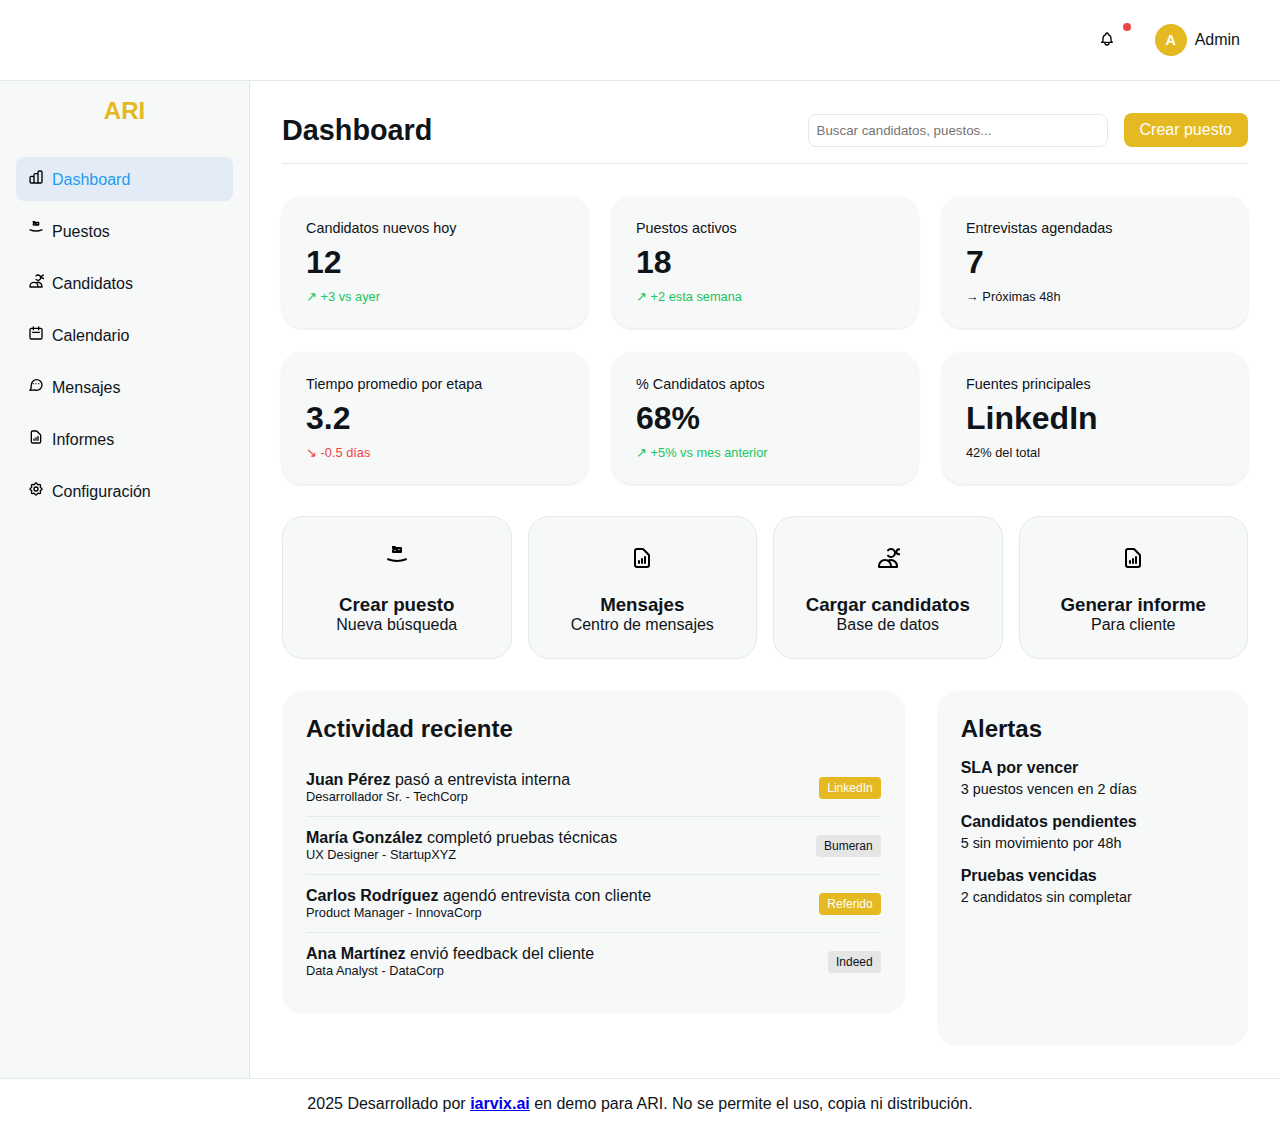
<file: dashboard.html>
<!DOCTYPE html>
<html lang="es">
<head>
    <meta charset="UTF-8">
    <meta name="viewport" content="width=device-width, initial-scale=1.0">
    <title>ARI Reclutamiento - Dashboard</title>
    <style>
        :root {
            --background: oklch(1.0000 0 0);
            --foreground: oklch(0.1884 0.0128 248.5103);
            --card: oklch(0.9784 0.0011 197.1387);
            --card-foreground: oklch(0.1884 0.0128 248.5103);
            --primary: oklch(0.8015 0.1571 90.9558);
            --primary-foreground: oklch(1.0000 0 0);
            --secondary: oklch(0.1884 0.0128 248.5103);
            --secondary-foreground: oklch(1.0000 0 0);
            --muted: oklch(0.9222 0.0013 286.3737);
            --muted-foreground: oklch(0.1884 0.0128 248.5103);
            --accent: oklch(0.9392 0.0166 250.8453);
            --accent-foreground: oklch(0.6723 0.1606 244.9955);
            --border: oklch(0.9317 0.0118 231.6594);
            --sidebar: oklch(0.9784 0.0011 197.1387);
            --sidebar-foreground: oklch(0.1884 0.0128 248.5103);
            --sidebar-primary: oklch(0.6723 0.1606 244.9955);
            --sidebar-border: oklch(0.9271 0.0101 238.5177);
            --font-sans: 'Open Sans', sans-serif;
            --radius: 1.3rem;
        }

        * {
            margin: 0;
            padding: 0;
            box-sizing: border-box;
        }

        body {
            font-family: var(--font-sans);
            background: var(--background);
            color: var(--foreground);
            display: flex;
            flex-direction: column;
            min-height: 100vh;
        }

        .top-header {
            background: var(--background);
            border-bottom: 1px solid var(--border);
            padding: 1rem 2rem;
            display: flex;
            justify-content: flex-end;
            align-items: center;
            gap: 1rem;
        }

        .notification-btn {
            position: relative;
            background: none;
            border: none;
            cursor: pointer;
            padding: 0.5rem;
            border-radius: 50%;
            transition: background-color 0.2s;
        }

        .notification-btn:hover {
            background: var(--accent);
        }

        .notification-badge {
            position: absolute;
            top: 0;
            right: 0;
            background: #ef4444;
            color: white;
            border-radius: 50%;
            width: 8px;
            height: 8px;
        }

        .user-profile {
            display: flex;
            align-items: center;
            gap: 0.5rem;
            cursor: pointer;
            padding: 0.5rem;
            border-radius: 0.5rem;
            transition: background-color 0.2s;
        }

        .user-profile:hover {
            background: var(--accent);
        }

        .user-avatar {
            width: 32px;
            height: 32px;
            border-radius: 50%;
            background: var(--primary);
            color: var(--primary-foreground);
            display: flex;
            align-items: center;
            justify-content: center;
            font-weight: bold;
            font-size: 0.9rem;
        }

        .user-name {
            font-weight: 500;
        }

        .main-container {
            display: flex;
            flex: 1;
        }

        .sidebar {
            width: 250px;
            background: var(--sidebar);
            border-right: 1px solid var(--sidebar-border);
            padding: 1rem;
        }

        .logo {
            margin-bottom: 2rem;
            text-align: center;
        }

        .logo h1 {
            color: var(--primary);
            font-size: 1.5rem;
        }

        .nav-menu {
            list-style: none;
        }

        .nav-item {
            margin-bottom: 0.5rem;
        }

        .nav-link {
            display: block;
            padding: 0.75rem;
            color: var(--sidebar-foreground);
            text-decoration: none;
            border-radius: 0.5rem;
            transition: background-color 0.2s;
        }

        .nav-link:hover, .nav-link.active {
            background: var(--accent);
            color: var(--accent-foreground);
        }

        .main-content {
            flex: 1;
            padding: 2rem;
            overflow-y: auto;
        }

        .icon {
            width: 16px;
            height: 16px;
            display: inline-block;
            margin-right: 0.5rem;
        }

        .icon-dashboard {
            background: url('data:image/svg+xml,<svg xmlns="http://www.w3.org/2000/svg" fill="none" viewBox="0 0 24 24" stroke="currentColor"><path stroke-linecap="round" stroke-linejoin="round" stroke-width="2" d="M9 19v-6a2 2 0 00-2-2H5a2 2 0 00-2 2v6a2 2 0 002 2h2a2 2 0 002-2zm0 0V9a2 2 0 012-2h2a2 2 0 012 2v10m-6 0a2 2 0 002 2h2a2 2 0 002-2m0 0V5a2 2 0 012-2h2a2 2 0 012 2v14a2 2 0 01-2 2h-2a2 2 0 01-2-2z"/></svg>') no-repeat center;
        }

        .icon-users {
            background: url('data:image/svg+xml,<svg xmlns="http://www.w3.org/2000/svg" fill="none" viewBox="0 0 24 24" stroke="currentColor"><path stroke-linecap="round" stroke-linejoin="round" stroke-width="2" d="M12 4.354a4 4 0 110 5.292M15 21H3v-1a6 6 0 0112 0v1zm0 0h6v-1a6 6 0 00-9-5.197m13.5-9a2.5 2.5 0 11-5 0 2.5 2.5 0 015 0z"/></svg>') no-repeat center;
        }

        .icon-briefcase {
            background: url('data:image/svg+xml,<svg xmlns="http://www.w3.org/2000/svg" fill="none" viewBox="0 0 24 24" stroke="currentColor"><path stroke-linecap="round" stroke-linejoin="round" stroke-width="2" d="M21 13.255A23.931 23.931 0 0112 15c-3.183 0-6.22-.62-9-1.745M16 6V4a2 2 0 00-2-2h-4a2 2 0 00-2-2v2m8 0H8m8 0v2a2 2 0 01-2 2H10a2 2 0 01-2-2V6m8 0V4a2 2 0 00-2-2h-4a2 2 0 00-2-2v2z"/></svg>') no-repeat center;
        }

        .icon-calendar {
            background: url('data:image/svg+xml,<svg xmlns="http://www.w3.org/2000/svg" fill="none" viewBox="0 0 24 24" stroke="currentColor"><path stroke-linecap="round" stroke-linejoin="round" stroke-width="2" d="M8 7V3m8 4V3m-9 8h10M5 21h14a2 2 0 002-2V7a2 2 0 00-2-2H5a2 2 0 00-2 2v12a2 2 0 002 2z"/></svg>') no-repeat center;
        }

        .icon-chart {
            background: url('data:image/svg+xml,<svg xmlns="http://www.w3.org/2000/svg" fill="none" viewBox="0 0 24 24" stroke="currentColor"><path stroke-linecap="round" stroke-linejoin="round" stroke-width="2" d="M9 17v-2m3 2v-4m3 4v-6m2 10H7a2 2 0 01-2-2V5a2 2 0 012-2h5.586a1 1 0 01.707.293l5.414 5.414a1 1 0 01.293.707V19a2 2 0 01-2 2z"/></svg>') no-repeat center;
        }

        .icon-chat {
            background: url('data:image/svg+xml,<svg xmlns="http://www.w3.org/2000/svg" fill="none" viewBox="0 0 24 24" stroke="currentColor"><path stroke-linecap="round" stroke-linejoin="round" stroke-width="2" d="M8 10h.01M12 10h.01M16 10h.01M21 12a8 8 0 01-8 8c-1.266 0-2.457-.293-3.5-.81L3 20l1.81-3.5A7.963 7.963 0 015 12a8 8 0 0116 0z"/></svg>') no-repeat center;
        }

        .icon-settings {
            background: url('data:image/svg+xml,<svg xmlns="http://www.w3.org/2000/svg" fill="none" viewBox="0 0 24 24" stroke="currentColor"><path stroke-linecap="round" stroke-linejoin="round" stroke-width="2" d="M10.325 4.317c.426-1.756 2.924-1.756 3.35 0a1.724 1.724 0 002.573 1.066c1.543-.94 3.31.826 2.37 2.37a1.724 1.724 0 001.065 2.572c1.756.426 1.756 2.924 0 3.35a1.724 1.724 0 00-1.066 2.573c.94 1.543-.826 3.31-2.37 2.37a1.724 1.724 0 00-2.572 1.065c-.426 1.756-2.924 1.756-3.35 0a1.724 1.724 0 00-2.573-1.066c-1.543.94-3.31-.826-2.37-2.37a1.724 1.724 0 00-1.065-2.572c-1.756-.426-1.756-2.924 0-3.35a1.724 1.724 0 001.066-2.573c-.94-1.543.826-3.31 2.37-2.37.996.608 2.296.07 2.572-1.065z"/><path stroke-linecap="round" stroke-linejoin="round" stroke-width="2" d="M15 12a3 3 0 11-6 0 3 3 0 016 0z"/></svg>') no-repeat center;
        }

        .icon-bell {
            background: url('data:image/svg+xml,<svg xmlns="http://www.w3.org/2000/svg" fill="none" viewBox="0 0 24 24" stroke="currentColor"><path stroke-linecap="round" stroke-linejoin="round" stroke-width="2" d="M15 17h5l-1.405-1.405A2.032 2.032 0 0118 14.158V11a6.002 6.002 0 00-4-5.659V5a2 2 0 10-4 0v.341C7.67 6.165 6 8.388 6 11v3.159c0 .538-.214 1.055-.595 1.436L4 17h5m6 0v1a3 3 0 11-6 0v-1m6 0H9"/></svg>') no-repeat center;
        }

        .header {
            display: flex;
            justify-content: space-between;
            align-items: center;
            margin-bottom: 2rem;
            padding-bottom: 1rem;
            border-bottom: 1px solid var(--border);
        }

        .header h1 {
            font-size: 1.8rem;
            color: var(--foreground);
        }

        .search-bar {
            display: flex;
            gap: 1rem;
            align-items: center;
        }

        .search-input {
            padding: 0.5rem;
            border: 1px solid var(--border);
            border-radius: 0.5rem;
            width: 300px;
        }

        .btn {
            padding: 0.5rem 1rem;
            background: var(--primary);
            color: var(--primary-foreground);
            border: none;
            border-radius: 0.5rem;
            cursor: pointer;
            text-decoration: none;
            display: inline-block;
            font-weight: 500;
        }

        .btn-secondary {
            background: var(--secondary);
            color: var(--secondary-foreground);
        }

        .kpi-grid {
            display: grid;
            grid-template-columns: repeat(auto-fit, minmax(250px, 1fr));
            gap: 1.5rem;
            margin-bottom: 2rem;
        }

        .kpi-card {
            background: var(--card);
            padding: 1.5rem;
            border-radius: var(--radius);
            box-shadow: 0 1px 3px rgba(0, 0, 0, 0.1);
        }

        .kpi-title {
            font-size: 0.9rem;
            color: var(--muted-foreground);
            margin-bottom: 0.5rem;
        }

        .kpi-value {
            font-size: 2rem;
            font-weight: bold;
            color: var(--foreground);
        }

        .kpi-trend {
            font-size: 0.8rem;
            margin-top: 0.5rem;
        }

        .trend-up {
            color: #22c55e;
        }

        .trend-down {
            color: #ef4444;
        }

        .quick-actions {
            display: grid;
            grid-template-columns: repeat(auto-fit, minmax(200px, 1fr));
            gap: 1rem;
            margin-bottom: 2rem;
        }

        .action-card {
            background: var(--card);
            padding: 1.5rem;
            border-radius: var(--radius);
            text-align: center;
            cursor: pointer;
            transition: transform 0.2s;
            border: 1px solid var(--border);
        }

        .action-card:hover {
            transform: translateY(-2px);
        }

        .action-icon {
            font-size: 2rem;
            margin-bottom: 1rem;
            color: var(--primary);
        }

        .recent-activity {
            background: var(--card);
            padding: 1.5rem;
            border-radius: var(--radius);
            margin-bottom: 2rem;
        }

        .activity-item {
            padding: 0.75rem 0;
            border-bottom: 1px solid var(--border);
            display: flex;
            justify-content: space-between;
            align-items: center;
        }

        .activity-item:last-child {
            border-bottom: none;
        }

        .badge {
            padding: 0.25rem 0.5rem;
            border-radius: 0.25rem;
            font-size: 0.75rem;
            font-weight: 500;
        }

        .badge-primary {
            background: var(--primary);
            color: var(--primary-foreground);
        }

        .badge-secondary {
            background: var(--muted);
            color: var(--muted-foreground);
        }

        .badge-danger {
            background: var(--destructive);
            color: var(--destructive-foreground);
        }

        .alerts {
            background: var(--card);
            padding: 1.5rem;
            border-radius: var(--radius);
            border-left: 4px solid var(--destructive);
        }

        .alert-item {
            margin-bottom: 1rem;
        }

        .alert-item:last-child {
            margin-bottom: 0;
        }
        .site-footer {
            margin-top: auto;
            background: var(--background);
            border-top: 1px solid var(--border);
            color: var(--muted-foreground);
            text-align: center;
            padding: 1rem;
        }
    </style>
</head>
<body>
    <div class="top-header">
        <button class="notification-btn">
            <span class="icon icon-bell"></span>
            <span class="notification-badge"></span>
        </button>
        <div class="user-profile">
            <div class="user-avatar">A</div>
            <span class="user-name">Admin</span>
        </div>
    </div>

    <div class="main-container">
        <aside class="sidebar">
            <div class="logo">
                <h1>ARI</h1>
            </div>
            <nav>
                <ul class="nav-menu">
                    <li class="nav-item">
                        <a href="dashboard.html" class="nav-link active"><span class="icon icon-dashboard"></span>Dashboard</a>
                    </li>
                    <li class="nav-item">
                        <a href="puestos.html" class="nav-link"><span class="icon icon-briefcase"></span>Puestos</a>
                    </li>
                    <li class="nav-item">
                        <a href="candidatos.html" class="nav-link"><span class="icon icon-users"></span>Candidatos</a>
                    </li>
                    <li class="nav-item">
                        <a href="calendario.html" class="nav-link"><span class="icon icon-calendar"></span>Calendario</a>
                    </li>
                    <li class="nav-item">
                        <a href="mensajes.html" class="nav-link"><span class="icon icon-chat"></span>Mensajes</a>
                    </li>
                    <li class="nav-item">
                        <a href="informes.html" class="nav-link"><span class="icon icon-chart"></span>Informes</a>
                    </li>
                    <li class="nav-item">
                        <a href="#" class="nav-link"><span class="icon icon-settings"></span>Configuración</a>
                    </li>
                </ul>
            </nav>
        </aside>

        <main class="main-content">
        <header class="header">
            <h1>Dashboard</h1>
            <div class="search-bar">
                <input type="search" placeholder="Buscar candidatos, puestos..." class="search-input">
                <a href="puestos.html" class="btn">Crear puesto</a>
            </div>
        </header>

        <section class="kpi-grid">
            <div class="kpi-card">
                <div class="kpi-title">Candidatos nuevos hoy</div>
                <div class="kpi-value">12</div>
                <div class="kpi-trend trend-up">↗ +3 vs ayer</div>
            </div>
            <div class="kpi-card">
                <div class="kpi-title">Puestos activos</div>
                <div class="kpi-value">18</div>
                <div class="kpi-trend trend-up">↗ +2 esta semana</div>
            </div>
            <div class="kpi-card">
                <div class="kpi-title">Entrevistas agendadas</div>
                <div class="kpi-value">7</div>
                <div class="kpi-trend">→ Próximas 48h</div>
            </div>
            <div class="kpi-card">
                <div class="kpi-title">Tiempo promedio por etapa</div>
                <div class="kpi-value">3.2</div>
                <div class="kpi-trend trend-down">↘ -0.5 días</div>
            </div>
            <div class="kpi-card">
                <div class="kpi-title">% Candidatos aptos</div>
                <div class="kpi-value">68%</div>
                <div class="kpi-trend trend-up">↗ +5% vs mes anterior</div>
            </div>
            <div class="kpi-card">
                <div class="kpi-title">Fuentes principales</div>
                <div class="kpi-value">LinkedIn</div>
                <div class="kpi-trend">42% del total</div>
            </div>
        </section>

        <section class="quick-actions">
            <div class="action-card" onclick="window.location.href='puestos.html'">
                <div class="action-icon"><span class="icon icon-briefcase" style="width: 24px; height: 24px; margin: 0;"></span></div>
                <h3>Crear puesto</h3>
                <p>Nueva búsqueda</p>
            </div>
            <div class="action-card" onclick="window.location.href='mensajes.html'">
                <div class="action-icon"><span class="icon icon-chart" style="width: 24px; height: 24px; margin: 0;"></span></div>
                <h3>Mensajes</h3>
                <p>Centro de mensajes</p>
            </div>
            <div class="action-card" onclick="window.location.href='candidatos.html'">
                <div class="action-icon"><span class="icon icon-users" style="width: 24px; height: 24px; margin: 0;"></span></div>
                <h3>Cargar candidatos</h3>
                <p>Base de datos</p>
            </div>
            <div class="action-card" onclick="window.location.href='informes.html'">
                <div class="action-icon"><span class="icon icon-chart" style="width: 24px; height: 24px; margin: 0;"></span></div>
                <h3>Generar informe</h3>
                <p>Para cliente</p>
            </div>
        </section>

        <div style="display: grid; grid-template-columns: 2fr 1fr; gap: 2rem;">
            <section class="recent-activity">
                <h2 style="margin-bottom: 1rem;">Actividad reciente</h2>
                <div class="activity-item">
                    <div>
                        <strong>Juan Pérez</strong> pasó a entrevista interna
                        <div style="font-size: 0.8rem; color: var(--muted-foreground);">Desarrollador Sr. - TechCorp</div>
                    </div>
                    <span class="badge badge-primary">LinkedIn</span>
                </div>
                <div class="activity-item">
                    <div>
                        <strong>María González</strong> completó pruebas técnicas
                        <div style="font-size: 0.8rem; color: var(--muted-foreground);">UX Designer - StartupXYZ</div>
                    </div>
                    <span class="badge badge-secondary">Bumeran</span>
                </div>
                <div class="activity-item">
                    <div>
                        <strong>Carlos Rodríguez</strong> agendó entrevista con cliente
                        <div style="font-size: 0.8rem; color: var(--muted-foreground);">Product Manager - InnovaCorp</div>
                    </div>
                    <span class="badge badge-primary">Referido</span>
                </div>
                <div class="activity-item">
                    <div>
                        <strong>Ana Martínez</strong> envió feedback del cliente
                        <div style="font-size: 0.8rem; color: var(--muted-foreground);">Data Analyst - DataCorp</div>
                    </div>
                    <span class="badge badge-secondary">Indeed</span>
                </div>
            </section>

            <section class="alerts">
                <h2 style="margin-bottom: 1rem; color: var(--destructive);">Alertas</h2>
                <div class="alert-item">
                    <strong>SLA por vencer</strong>
                    <div style="font-size: 0.9rem; margin-top: 0.25rem;">3 puestos vencen en 2 días</div>
                </div>
                <div class="alert-item">
                    <strong>Candidatos pendientes</strong>
                    <div style="font-size: 0.9rem; margin-top: 0.25rem;">5 sin movimiento por 48h</div>
                </div>
                <div class="alert-item">
                    <strong>Pruebas vencidas</strong>
                    <div style="font-size: 0.9rem; margin-top: 0.25rem;">2 candidatos sin completar</div>
                </div>
            </section>
        </div>
        </main>
    </div>
    <footer class="site-footer">2025 Desarrollado por <a href="https://iarvix.ai" target="_blank" rel="noopener noreferrer"><strong>iarvix.ai</strong></a> en demo para ARI. No se permite el uso, copia ni distribución.</footer>

    <script>
        // Simple navigation functionality
        document.querySelectorAll('.action-card').forEach(card => {
            if (!card.onclick) {
                card.addEventListener('click', function() {
                    console.log('Action clicked:', this.querySelector('h3').textContent);
                });
            }
        });
    </script>
</body>
</html>
</file>
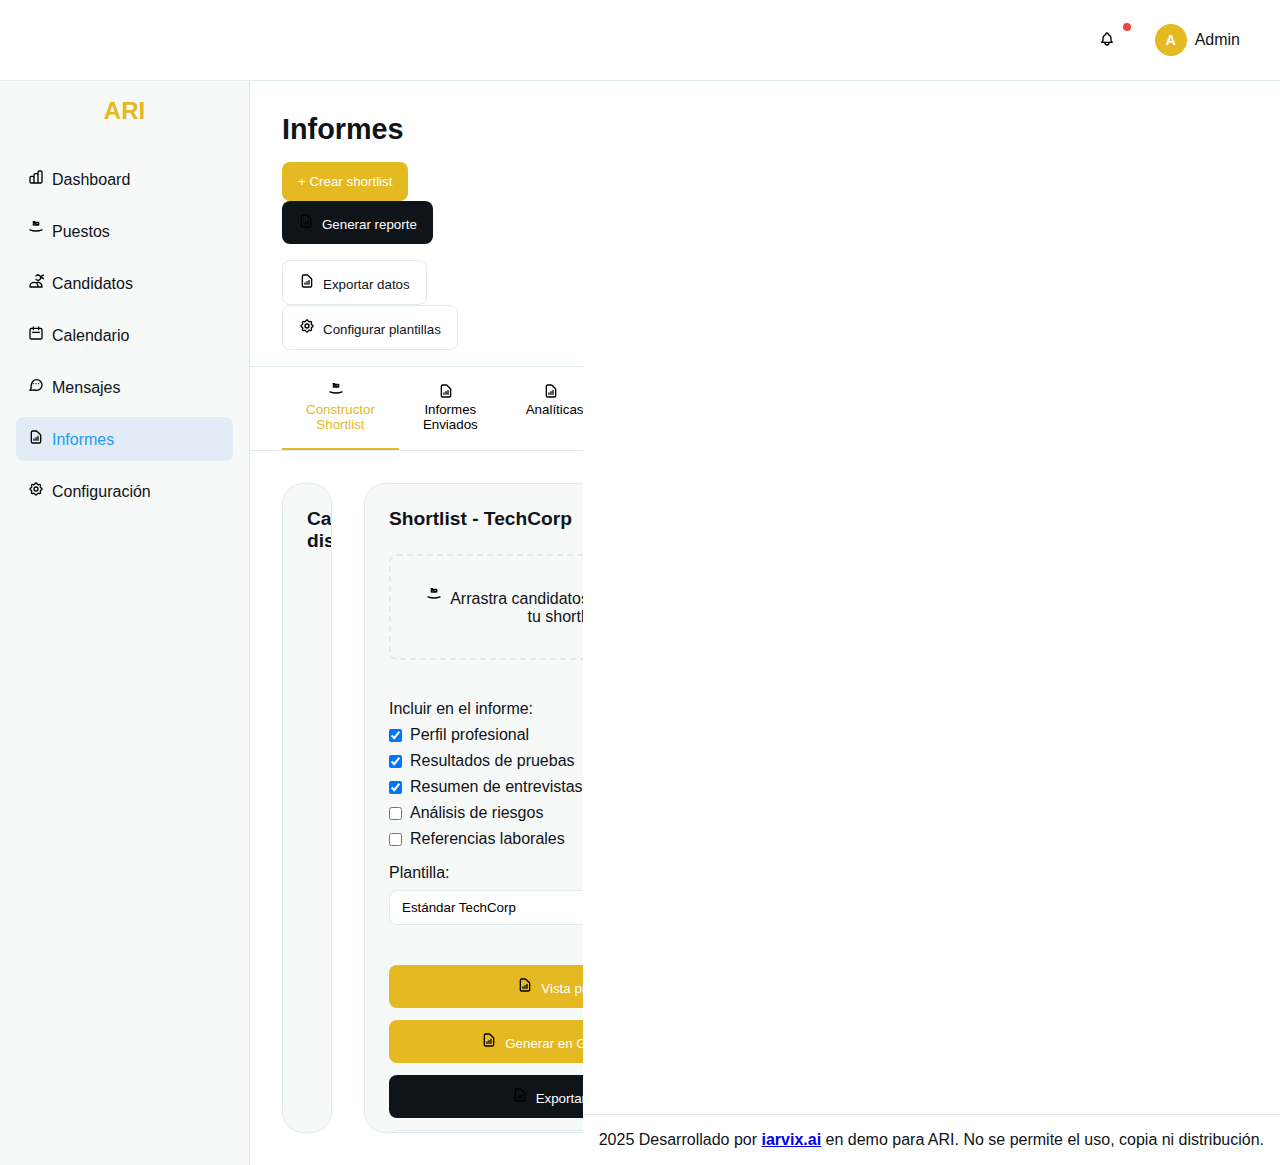
<file: informes.html>
<!DOCTYPE html>
<html lang="es">
<head>
    <meta charset="UTF-8">
    <meta name="viewport" content="width=device-width, initial-scale=1.0">
    <title>ARI Reclutamiento - Informes</title>
    <style>
        :root {
            --background: oklch(1.0000 0 0);
            --foreground: oklch(0.1884 0.0128 248.5103);
            --card: oklch(0.9784 0.0011 197.1387);
            --card-foreground: oklch(0.1884 0.0128 248.5103);
            --primary: oklch(0.8015 0.1571 90.9558);
            --primary-foreground: oklch(1.0000 0 0);
            --secondary: oklch(0.1884 0.0128 248.5103);
            --secondary-foreground: oklch(1.0000 0 0);
            --muted: oklch(0.9222 0.0013 286.3737);
            --muted-foreground: oklch(0.1884 0.0128 248.5103);
            --accent: oklch(0.9392 0.0166 250.8453);
            --accent-foreground: oklch(0.6723 0.1606 244.9955);
            --border: oklch(0.9317 0.0118 231.6594);
            --destructive: oklch(0.6188 0.2376 25.7658);
            --destructive-foreground: oklch(1.0000 0 0);
            --sidebar: oklch(0.9784 0.0011 197.1387);
            --sidebar-foreground: oklch(0.1884 0.0128 248.5103);
            --sidebar-border: oklch(0.9271 0.0101 238.5177);
            --font-sans: 'Open Sans', sans-serif;
            --radius: 1.3rem;
        }

        * {
            margin: 0;
            padding: 0;
            box-sizing: border-box;
        }

        body {
            font-family: var(--font-sans);
            background: var(--background);
            color: var(--foreground);
            display: flex;
            flex-direction: column;
            min-height: 100vh;
        }

        .top-header {
            background: var(--background);
            border-bottom: 1px solid var(--border);
            padding: 1rem 2rem;
            display: flex;
            justify-content: flex-end;
            align-items: center;
            gap: 1rem;
        }

        .notification-btn {
            position: relative;
            background: none;
            border: none;
            cursor: pointer;
            padding: 0.5rem;
            border-radius: 50%;
            transition: background-color 0.2s;
        }

        .notification-btn:hover {
            background: var(--accent);
        }

        .notification-badge {
            position: absolute;
            top: 0;
            right: 0;
            background: #ef4444;
            color: white;
            border-radius: 50%;
            width: 8px;
            height: 8px;
        }

        .user-profile {
            display: flex;
            align-items: center;
            gap: 0.5rem;
            cursor: pointer;
            padding: 0.5rem;
            border-radius: 0.5rem;
            transition: background-color 0.2s;
        }

        .user-profile:hover {
            background: var(--accent);
        }

        .user-avatar {
            width: 32px;
            height: 32px;
            border-radius: 50%;
            background: var(--primary);
            color: var(--primary-foreground);
            display: flex;
            align-items: center;
            justify-content: center;
            font-weight: bold;
            font-size: 0.9rem;
        }

        .user-name {
            font-weight: 500;
        }

        .main-container {
            display: flex;
            flex: 1;
        }

        .icon {
            width: 16px;
            height: 16px;
            display: inline-block;
            margin-right: 0.5rem;
        }

        .icon-dashboard {
            background: url('data:image/svg+xml,<svg xmlns="http://www.w3.org/2000/svg" fill="none" viewBox="0 0 24 24" stroke="currentColor"><path stroke-linecap="round" stroke-linejoin="round" stroke-width="2" d="M9 19v-6a2 2 0 00-2-2H5a2 2 0 00-2 2v6a2 2 0 002 2h2a2 2 0 002-2zm0 0V9a2 2 0 012-2h2a2 2 0 012 2v10m-6 0a2 2 0 002 2h2a2 2 0 002-2m0 0V5a2 2 0 012-2h2a2 2 0 012 2v14a2 2 0 01-2 2h-2a2 2 0 01-2-2z"/></svg>') no-repeat center;
        }

        .icon-users {
            background: url('data:image/svg+xml,<svg xmlns="http://www.w3.org/2000/svg" fill="none" viewBox="0 0 24 24" stroke="currentColor"><path stroke-linecap="round" stroke-linejoin="round" stroke-width="2" d="M12 4.354a4 4 0 110 5.292M15 21H3v-1a6 6 0 0112 0v1zm0 0h6v-1a6 6 0 00-9-5.197m13.5-9a2.5 2.5 0 11-5 0 2.5 2.5 0 015 0z"/></svg>') no-repeat center;
        }

        .icon-briefcase {
            background: url('data:image/svg+xml,<svg xmlns="http://www.w3.org/2000/svg" fill="none" viewBox="0 0 24 24" stroke="currentColor"><path stroke-linecap="round" stroke-linejoin="round" stroke-width="2" d="M21 13.255A23.931 23.931 0 0112 15c-3.183 0-6.22-.62-9-1.745M16 6V4a2 2 0 00-2-2h-4a2 2 0 00-2-2v2m8 0H8m8 0v2a2 2 0 01-2 2H10a2 2 0 01-2-2V6m8 0V4a2 2 0 00-2-2h-4a2 2 0 00-2-2v2z"/></svg>') no-repeat center;
        }

        .icon-calendar {
            background: url('data:image/svg+xml,<svg xmlns="http://www.w3.org/2000/svg" fill="none" viewBox="0 0 24 24" stroke="currentColor"><path stroke-linecap="round" stroke-linejoin="round" stroke-width="2" d="M8 7V3m8 4V3m-9 8h10M5 21h14a2 2 0 002-2V7a2 2 0 00-2-2H5a2 2 0 00-2 2v12a2 2 0 002 2z"/></svg>') no-repeat center;
        }

        .icon-chart {
            background: url('data:image/svg+xml,<svg xmlns="http://www.w3.org/2000/svg" fill="none" viewBox="0 0 24 24" stroke="currentColor"><path stroke-linecap="round" stroke-linejoin="round" stroke-width="2" d="M9 17v-2m3 2v-4m3 4v-6m2 10H7a2 2 0 01-2-2V5a2 2 0 012-2h5.586a1 1 0 01.707.293l5.414 5.414a1 1 0 01.293.707V19a2 2 0 01-2 2z"/></svg>') no-repeat center;
        }

        .icon-chat {
            background: url('data:image/svg+xml,<svg xmlns="http://www.w3.org/2000/svg" fill="none" viewBox="0 0 24 24" stroke="currentColor"><path stroke-linecap="round" stroke-linejoin="round" stroke-width="2" d="M8 10h.01M12 10h.01M16 10h.01M21 12a8 8 0 01-8 8c-1.266 0-2.457-.293-3.5-.81L3 20l1.81-3.5A7.963 7.963 0 015 12a8 8 0 0116 0z"/></svg>') no-repeat center;
        }

        .icon-settings {
            background: url('data:image/svg+xml,<svg xmlns="http://www.w3.org/2000/svg" fill="none" viewBox="0 0 24 24" stroke="currentColor"><path stroke-linecap="round" stroke-linejoin="round" stroke-width="2" d="M10.325 4.317c.426-1.756 2.924-1.756 3.35 0a1.724 1.724 0 002.573 1.066c1.543-.94 3.31.826 2.37 2.37a1.724 1.724 0 001.065 2.572c1.756.426 1.756 2.924 0 3.35a1.724 1.724 0 00-1.066 2.573c.94 1.543-.826 3.31-2.37 2.37a1.724 1.724 0 00-2.572 1.065c-.426 1.756-2.924 1.756-3.35 0a1.724 1.724 0 00-2.573-1.066c-1.543.94-3.31-.826-2.37-2.37a1.724 1.724 0 00-1.065-2.572c-1.756-.426-1.756-2.924 0-3.35a1.724 1.724 0 001.066-2.573c-.94-1.543.826-3.31 2.37-2.37.996.608 2.296.07 2.572-1.065z"/><path stroke-linecap="round" stroke-linejoin="round" stroke-width="2" d="M15 12a3 3 0 11-6 0 3 3 0 016 0z"/></svg>') no-repeat center;
        }

        .icon-bell {
            background: url('data:image/svg+xml,<svg xmlns="http://www.w3.org/2000/svg" fill="none" viewBox="0 0 24 24" stroke="currentColor"><path stroke-linecap="round" stroke-linejoin="round" stroke-width="2" d="M15 17h5l-1.405-1.405A2.032 2.032 0 0118 14.158V11a6.002 6.002 0 00-4-5.659V5a2 2 0 10-4 0v.341C7.67 6.165 6 8.388 6 11v3.159c0 .538-.214 1.055-.595 1.436L4 17h5m6 0v1a3 3 0 11-6 0v-1m6 0H9"/></svg>') no-repeat center;
        }

        .sidebar {
            width: 250px;
            background: var(--sidebar);
            border-right: 1px solid var(--sidebar-border);
            padding: 1rem;
        }

        .logo {
            margin-bottom: 2rem;
            text-align: center;
        }

        .logo h1 {
            color: var(--primary);
            font-size: 1.5rem;
        }

        .nav-menu {
            list-style: none;
        }

        .nav-item {
            margin-bottom: 0.5rem;
        }

        .nav-link {
            display: block;
            padding: 0.75rem;
            color: var(--sidebar-foreground);
            text-decoration: none;
            border-radius: 0.5rem;
            transition: background-color 0.2s;
        }

        .nav-link:hover, .nav-link.active {
            background: var(--accent);
            color: var(--accent-foreground);
        }

        .main-content {
            flex: 1;
            display: flex;
            flex-direction: column;
            overflow: hidden;
        }

        .header {
            padding: 2rem 2rem 1rem;
            border-bottom: 1px solid var(--border);
            background: var(--background);
        }

        .header h1 {
            font-size: 1.8rem;
            margin-bottom: 1rem;
        }

        .header-actions {
            display: flex;
            gap: 1rem;
            justify-content: space-between;
            align-items: center;
            flex-wrap: wrap;
        }

        .btn {
            padding: 0.75rem 1rem;
            background: var(--primary);
            color: var(--primary-foreground);
            border: none;
            border-radius: 0.5rem;
            cursor: pointer;
            text-decoration: none;
            display: inline-block;
            font-weight: 500;
        }

        .btn-secondary {
            background: var(--secondary);
            color: var(--secondary-foreground);
        }

        .btn-outline {
            background: transparent;
            color: var(--foreground);
            border: 1px solid var(--border);
        }

        .tabs {
            padding: 0 2rem;
            background: var(--background);
            border-bottom: 1px solid var(--border);
        }

        .tab-list {
            display: flex;
            gap: 0;
            list-style: none;
        }

        .tab-button {
            padding: 1rem 1.5rem;
            background: none;
            border: none;
            cursor: pointer;
            border-bottom: 2px solid transparent;
            font-weight: 500;
        }

        .tab-button.active {
            border-bottom-color: var(--primary);
            color: var(--primary);
        }

        .tab-content {
            flex: 1;
            padding: 2rem;
            overflow-y: auto;
        }

        .tab-pane {
            display: none;
        }

        .tab-pane.active {
            display: block;
        }

        .shortlist-builder {
            display: grid;
            grid-template-columns: 1fr 400px;
            gap: 2rem;
            height: calc(100vh - 250px);
        }

        .candidates-section {
            background: var(--card);
            border: 1px solid var(--border);
            border-radius: var(--radius);
            padding: 1.5rem;
            overflow: hidden;
            display: flex;
            flex-direction: column;
        }

        .section-header {
            display: flex;
            justify-content: space-between;
            align-items: center;
            margin-bottom: 1.5rem;
        }

        .section-title {
            font-size: 1.2rem;
            font-weight: 600;
        }

        .candidate-list {
            flex: 1;
            overflow-y: auto;
            display: flex;
            flex-direction: column;
            gap: 1rem;
        }

        .candidate-card {
            background: var(--background);
            border: 1px solid var(--border);
            border-radius: 0.5rem;
            padding: 1rem;
            cursor: grab;
            transition: all 0.2s;
        }

        .candidate-card:hover {
            transform: translateY(-2px);
            box-shadow: 0 4px 6px rgba(0, 0, 0, 0.1);
        }

        .candidate-card.dragging {
            opacity: 0.5;
            cursor: grabbing;
        }

        .candidate-header {
            display: flex;
            justify-content: space-between;
            align-items: flex-start;
            margin-bottom: 0.75rem;
        }

        .candidate-info h4 {
            margin-bottom: 0.25rem;
        }

        .candidate-title {
            font-size: 0.9rem;
            color: var(--muted-foreground);
        }

        .match-score {
            background: var(--primary);
            color: var(--primary-foreground);
            padding: 0.25rem 0.5rem;
            border-radius: 0.25rem;
            font-size: 0.75rem;
            font-weight: bold;
        }

        .candidate-details {
            display: flex;
            gap: 1rem;
            font-size: 0.8rem;
            color: var(--muted-foreground);
            margin-bottom: 0.75rem;
        }

        .candidate-skills {
            display: flex;
            gap: 0.5rem;
            flex-wrap: wrap;
        }

        .skill-tag {
            background: var(--accent);
            color: var(--accent-foreground);
            padding: 0.25rem 0.5rem;
            border-radius: 0.25rem;
            font-size: 0.7rem;
        }

        .shortlist-preview {
            background: var(--card);
            border: 1px solid var(--border);
            border-radius: var(--radius);
            padding: 1.5rem;
            overflow: hidden;
            display: flex;
            flex-direction: column;
        }

        .shortlist-candidates {
            flex: 1;
            overflow-y: auto;
            margin-bottom: 1.5rem;
        }

        .shortlist-item {
            background: var(--background);
            border: 1px solid var(--border);
            border-radius: 0.5rem;
            padding: 1rem;
            margin-bottom: 1rem;
            position: relative;
        }

        .shortlist-item:last-child {
            margin-bottom: 0;
        }

        .remove-btn {
            position: absolute;
            top: 0.5rem;
            right: 0.5rem;
            background: var(--destructive);
            color: var(--destructive-foreground);
            border: none;
            border-radius: 50%;
            width: 24px;
            height: 24px;
            cursor: pointer;
            font-size: 0.8rem;
        }

        .shortlist-order {
            background: var(--primary);
            color: var(--primary-foreground);
            width: 24px;
            height: 24px;
            border-radius: 50%;
            display: flex;
            align-items: center;
            justify-content: center;
            font-weight: bold;
            font-size: 0.8rem;
            margin-bottom: 0.5rem;
        }

        .drop-zone {
            border: 2px dashed var(--border);
            border-radius: 0.5rem;
            padding: 2rem;
            text-align: center;
            color: var(--muted-foreground);
            margin-bottom: 1rem;
        }

        .drop-zone.drag-over {
            border-color: var(--primary);
            background: var(--accent);
        }

        .template-options {
            margin-bottom: 1.5rem;
        }

        .option-group {
            margin-bottom: 1rem;
        }

        .option-label {
            display: block;
            margin-bottom: 0.5rem;
            font-weight: 500;
        }

        .checkbox-group {
            display: flex;
            flex-direction: column;
            gap: 0.5rem;
        }

        .checkbox-item {
            display: flex;
            align-items: center;
            gap: 0.5rem;
        }

        .export-actions {
            display: flex;
            flex-direction: column;
            gap: 0.75rem;
        }

        .reports-grid {
            display: grid;
            grid-template-columns: repeat(auto-fit, minmax(300px, 1fr));
            gap: 1.5rem;
            margin-bottom: 2rem;
        }

        .report-card {
            background: var(--card);
            border: 1px solid var(--border);
            border-radius: var(--radius);
            padding: 1.5rem;
            cursor: pointer;
            transition: transform 0.2s;
        }

        .report-card:hover {
            transform: translateY(-2px);
            box-shadow: 0 4px 6px rgba(0, 0, 0, 0.1);
        }

        .report-icon {
            width: 60px;
            height: 60px;
            background: var(--primary);
            color: var(--primary-foreground);
            border-radius: 0.5rem;
            display: flex;
            align-items: center;
            justify-content: center;
            font-size: 1.5rem;
            margin-bottom: 1rem;
        }

        .report-title {
            font-size: 1.1rem;
            font-weight: 600;
            margin-bottom: 0.5rem;
        }

        .report-description {
            color: var(--muted-foreground);
            font-size: 0.9rem;
            margin-bottom: 1rem;
        }

        .report-meta {
            display: flex;
            justify-content: space-between;
            align-items: center;
            font-size: 0.8rem;
            color: var(--muted-foreground);
        }

        .status-badge {
            padding: 0.25rem 0.5rem;
            border-radius: 0.25rem;
            font-size: 0.7rem;
            font-weight: 500;
        }

        .status-draft {
            background: #f59e0b;
            color: white;
        }

        .status-sent {
            background: #22c55e;
            color: white;
        }

        .status-pending {
            background: var(--muted);
            color: var(--muted-foreground);
        }

        .reports-table {
            background: var(--card);
            border: 1px solid var(--border);
            border-radius: var(--radius);
            overflow: hidden;
        }

        table {
            width: 100%;
            border-collapse: collapse;
        }

        th, td {
            padding: 1rem;
            text-align: left;
            border-bottom: 1px solid var(--border);
        }

        th {
            background: var(--muted);
            font-weight: 600;
        }

        tr:hover {
            background: var(--accent);
        }

        .action-btn {
            padding: 0.25rem 0.5rem;
            margin: 0 0.25rem;
            border: 1px solid var(--border);
            background: var(--background);
            border-radius: 0.25rem;
            cursor: pointer;
            font-size: 0.8rem;
        }

        .action-btn:hover {
            background: var(--accent);
        }

        .filters-bar {
            display: flex;
            gap: 1rem;
            margin-bottom: 2rem;
            align-items: center;
            flex-wrap: wrap;
        }

        .filter-select {
            padding: 0.5rem;
            border: 1px solid var(--border);
            border-radius: 0.5rem;
            background: var(--background);
        }

        .search-input {
            flex: 1;
            padding: 0.5rem;
            border: 1px solid var(--border);
            border-radius: 0.5rem;
            min-width: 200px;
        }

        .analytics-grid {
            display: grid;
            grid-template-columns: repeat(auto-fit, minmax(250px, 1fr));
            gap: 1.5rem;
            margin-bottom: 2rem;
        }

        .analytics-card {
            background: var(--card);
            border: 1px solid var(--border);
            border-radius: var(--radius);
            padding: 1.5rem;
        }

        .analytics-value {
            font-size: 2rem;
            font-weight: bold;
            color: var(--primary);
            margin-bottom: 0.5rem;
        }

        .analytics-label {
            color: var(--muted-foreground);
            font-size: 0.9rem;
        }

        .chart-placeholder {
            background: var(--muted);
            border: 1px solid var(--border);
            border-radius: 0.5rem;
            height: 200px;
            display: flex;
            align-items: center;
            justify-content: center;
            color: var(--muted-foreground);
            margin: 1rem 0;
        }
        .site-footer {
            margin-top: auto;
            background: var(--background);
            border-top: 1px solid var(--border);
            color: var(--muted-foreground);
            text-align: center;
            padding: 1rem;
        }
    </style>
</head>
<body>
    <div class="top-header">
        <button class="notification-btn">
            <span class="icon icon-bell"></span>
            <span class="notification-badge"></span>
        </button>
        <div class="user-profile">
            <div class="user-avatar">A</div>
            <span class="user-name">Admin</span>
        </div>
    </div>

    <div class="main-container">
        <aside class="sidebar">
            <div class="logo">
                <h1>ARI</h1>
            </div>
            <nav>
                <ul class="nav-menu">
                    <li class="nav-item">
                        <a href="dashboard.html" class="nav-link"><span class="icon icon-dashboard"></span>Dashboard</a>
                    </li>
                    <li class="nav-item">
                        <a href="puestos.html" class="nav-link"><span class="icon icon-briefcase"></span>Puestos</a>
                    </li>
                    <li class="nav-item">
                        <a href="candidatos.html" class="nav-link"><span class="icon icon-users"></span>Candidatos</a>
                    </li>
                    <li class="nav-item">
                        <a href="calendario.html" class="nav-link"><span class="icon icon-calendar"></span>Calendario</a>
                    </li>
                    <li class="nav-item">
                        <a href="mensajes.html" class="nav-link"><span class="icon icon-chat"></span>Mensajes</a>
                    </li>
                    <li class="nav-item">
                        <a href="informes.html" class="nav-link active"><span class="icon icon-chart"></span>Informes</a>
                    </li>
                    <li class="nav-item">
                        <a href="#" class="nav-link"><span class="icon icon-settings"></span>Configuración</a>
                    </li>
                </ul>
            </nav>
        </aside>

    <main class="main-content">
        <header class="header">
            <h1>Informes</h1>
            <div class="header-actions">
                <div>
                    <button class="btn">+ Crear shortlist</button>
                    <button class="btn btn-secondary"><span class="icon icon-chart"></span>Generar reporte</button>
                </div>
                <div>
                    <button class="btn btn-outline"><span class="icon icon-chart"></span>Exportar datos</button>
                    <button class="btn btn-outline"><span class="icon icon-settings"></span>Configurar plantillas</button>
                </div>
            </div>
        </header>

        <div class="tabs">
            <ul class="tab-list">
                <li><button class="tab-button active" data-tab="shortlist"><span class="icon icon-briefcase"></span>Constructor Shortlist</button></li>
                <li><button class="tab-button" data-tab="reports"><span class="icon icon-chart"></span>Informes Enviados</button></li>
                <li><button class="tab-button" data-tab="analytics"><span class="icon icon-chart"></span>Analíticas</button></li>
                <li><button class="tab-button" data-tab="templates"><span class="icon icon-settings"></span>Plantillas</button></li>
            </ul>
        </div>

        <div class="tab-content">
            <!-- Shortlist Builder Tab -->
            <div class="tab-pane active" id="shortlist">
                <div class="shortlist-builder">
                    <div class="candidates-section">
                        <div class="section-header">
                            <h3 class="section-title">Candidatos disponibles</h3>
                            <select class="filter-select">
                                <option value="">Todos los puestos</option>
                                <option value="fullstack">Desarrollador Full Stack Sr.</option>
                                <option value="ux">UX/UI Designer</option>
                                <option value="product">Product Manager</option>
                            </select>
                        </div>

                        <div class="candidate-list">
                            <div class="candidate-card" draggable="true">
                                <div class="candidate-header">
                                    <div class="candidate-info">
                                        <h4>Juan Pérez</h4>
                                        <div class="candidate-title">Desarrollador Full Stack Sr.</div>
                                    </div>
                                    <div class="match-score">95%</div>
                                </div>
                                <div class="candidate-details">
                                    <span>5 años exp.</span>
                                    <span>CABA</span>
                                    <span>$180k</span>
                                    <span>LinkedIn</span>
                                </div>
                                <div class="candidate-skills">
                                    <span class="skill-tag">React</span>
                                    <span class="skill-tag">Node.js</span>
                                    <span class="skill-tag">TypeScript</span>
                                    <span class="skill-tag">AWS</span>
                                </div>
                            </div>

                            <div class="candidate-card" draggable="true">
                                <div class="candidate-header">
                                    <div class="candidate-info">
                                        <h4>Carlos Rodríguez</h4>
                                        <div class="candidate-title">Desarrollador Full Stack Sr.</div>
                                    </div>
                                    <div class="match-score">92%</div>
                                </div>
                                <div class="candidate-details">
                                    <span>6 años exp.</span>
                                    <span>GBA</span>
                                    <span>$190k</span>
                                    <span>Referido</span>
                                </div>
                                <div class="candidate-skills">
                                    <span class="skill-tag">React</span>
                                    <span class="skill-tag">Node.js</span>
                                    <span class="skill-tag">PostgreSQL</span>
                                    <span class="skill-tag">Docker</span>
                                </div>
                            </div>

                            <div class="candidate-card" draggable="true">
                                <div class="candidate-header">
                                    <div class="candidate-info">
                                        <h4>Ana Martínez</h4>
                                        <div class="candidate-title">Desarrollador Full Stack Sr.</div>
                                    </div>
                                    <div class="match-score">88%</div>
                                </div>
                                <div class="candidate-details">
                                    <span>4 años exp.</span>
                                    <span>CABA</span>
                                    <span>$170k</span>
                                    <span>Indeed</span>
                                </div>
                                <div class="candidate-skills">
                                    <span class="skill-tag">React</span>
                                    <span class="skill-tag">Node.js</span>
                                    <span class="skill-tag">Python</span>
                                </div>
                            </div>

                            <div class="candidate-card" draggable="true">
                                <div class="candidate-header">
                                    <div class="candidate-info">
                                        <h4>Luis Fernández</h4>
                                        <div class="candidate-title">Desarrollador Full Stack Sr.</div>
                                    </div>
                                    <div class="match-score">85%</div>
                                </div>
                                <div class="candidate-details">
                                    <span>7 años exp.</span>
                                    <span>Córdoba</span>
                                    <span>$175k</span>
                                    <span>Bumeran</span>
                                </div>
                                <div class="candidate-skills">
                                    <span class="skill-tag">React</span>
                                    <span class="skill-tag">Vue.js</span>
                                    <span class="skill-tag">PHP</span>
                                </div>
                            </div>
                        </div>
                    </div>

                    <div class="shortlist-preview">
                        <div class="section-header">
                            <h3 class="section-title">Shortlist - TechCorp</h3>
                            <span style="color: var(--muted-foreground);">0 candidatos</span>
                        </div>

                        <div class="drop-zone" id="dropZone">
                            <span class="icon icon-briefcase"></span>Arrastra candidatos aquí para crear tu shortlist
                        </div>

                        <div class="shortlist-candidates" id="shortlistCandidates">
                            <!-- Shortlisted candidates will appear here -->
                        </div>

                        <div class="template-options">
                            <div class="option-group">
                                <label class="option-label">Incluir en el informe:</label>
                                <div class="checkbox-group">
                                    <label class="checkbox-item">
                                        <input type="checkbox" checked>
                                        Perfil profesional
                                    </label>
                                    <label class="checkbox-item">
                                        <input type="checkbox" checked>
                                        Resultados de pruebas
                                    </label>
                                    <label class="checkbox-item">
                                        <input type="checkbox" checked>
                                        Resumen de entrevistas
                                    </label>
                                    <label class="checkbox-item">
                                        <input type="checkbox">
                                        Análisis de riesgos
                                    </label>
                                    <label class="checkbox-item">
                                        <input type="checkbox">
                                        Referencias laborales
                                    </label>
                                </div>
                            </div>

                            <div class="option-group">
                                <label class="option-label">Plantilla:</label>
                                <select class="filter-select" style="width: 100%;">
                                    <option value="standard">Estándar TechCorp</option>
                                    <option value="executive">Ejecutivo</option>
                                    <option value="technical">Técnico detallado</option>
                                    <option value="custom">Personalizada</option>
                                </select>
                            </div>
                        </div>

                        <div class="export-actions">
                            <button class="btn" disabled id="previewBtn"><span class="icon icon-chart"></span>Vista previa</button>
                            <button class="btn" disabled id="generateBtn"><span class="icon icon-chart"></span>Generar en Google Doc</button>
                            <button class="btn btn-secondary" disabled id="pdfBtn"><span class="icon icon-chart"></span>Exportar PDF</button>
                            <button class="btn btn-outline" disabled id="sendBtn"><span class="icon icon-bell"></span>Enviar al cliente</button>
                        </div>
                    </div>
                </div>
            </div>

            <!-- Reports History Tab -->
            <div class="tab-pane" id="reports">
                <div class="filters-bar">
                    <input type="search" placeholder="Buscar informes..." class="search-input">
                    <select class="filter-select">
                        <option value="">Todos los clientes</option>
                        <option value="techcorp">TechCorp</option>
                        <option value="startupxyz">StartupXYZ</option>
                        <option value="innovacorp">InnovaCorp</option>
                    </select>
                    <select class="filter-select">
                        <option value="">Todos los estados</option>
                        <option value="draft">Borrador</option>
                        <option value="sent">Enviado</option>
                        <option value="pending">Pendiente</option>
                    </select>
                    <select class="filter-select">
                        <option value="">Último mes</option>
                        <option value="week">Última semana</option>
                        <option value="month">Último mes</option>
                        <option value="quarter">Último trimestre</option>
                    </select>
                </div>

                <div class="reports-table">
                    <table>
                        <thead>
                            <tr>
                                <th>Informe</th>
                                <th>Cliente</th>
                                <th>Puesto</th>
                                <th>Candidatos</th>
                                <th>Estado</th>
                                <th>Fecha</th>
                                <th>Acciones</th>
                            </tr>
                        </thead>
                        <tbody>
                            <tr>
                                <td>
                                    <strong>Shortlist Full Stack Sr.</strong>
                                    <div style="font-size: 0.8rem; color: var(--muted-foreground);">Informe_TechCorp_FullStack_092024.pdf</div>
                                </td>
                                <td>TechCorp</td>
                                <td>Desarrollador Full Stack Sr.</td>
                                <td>3 candidatos</td>
                                <td><span class="status-badge status-sent">Enviado</span></td>
                                <td>18/09/2024</td>
                                <td>
                                    <button class="action-btn">👁️ Ver</button>
                                    <button class="action-btn"><span class="icon icon-chart"></span>Descargar</button>
                                    <button class="action-btn"><span class="icon icon-bell"></span>Reenviar</button>
                                </td>
                            </tr>
                            <tr>
                                <td>
                                    <strong>Shortlist UX Designer</strong>
                                    <div style="font-size: 0.8rem; color: var(--muted-foreground);">Informe_StartupXYZ_UX_092024.pdf</div>
                                </td>
                                <td>StartupXYZ</td>
                                <td>UX/UI Designer</td>
                                <td>2 candidatos</td>
                                <td><span class="status-badge status-pending">Pendiente</span></td>
                                <td>17/09/2024</td>
                                <td>
                                    <button class="action-btn"><span class="icon icon-settings"></span>Editar</button>
                                    <button class="action-btn"><span class="icon icon-bell"></span>Enviar</button>
                                    <button class="action-btn"><span class="icon icon-settings"></span>Eliminar</button>
                                </td>
                            </tr>
                            <tr>
                                <td>
                                    <strong>Shortlist Product Manager</strong>
                                    <div style="font-size: 0.8rem; color: var(--muted-foreground);">Informe_InnovaCorp_PM_092024.pdf</div>
                                </td>
                                <td>InnovaCorp</td>
                                <td>Product Manager</td>
                                <td>4 candidatos</td>
                                <td><span class="status-badge status-draft">Borrador</span></td>
                                <td>16/09/2024</td>
                                <td>
                                    <button class="action-btn"><span class="icon icon-settings"></span>Continuar</button>
                                    <button class="action-btn"><span class="icon icon-chart"></span>Vista previa</button>
                                    <button class="action-btn"><span class="icon icon-settings"></span>Eliminar</button>
                                </td>
                            </tr>
                            <tr>
                                <td>
                                    <strong>Shortlist Data Analyst</strong>
                                    <div style="font-size: 0.8rem; color: var(--muted-foreground);">Informe_DataCorp_DA_092024.pdf</div>
                                </td>
                                <td>DataCorp</td>
                                <td>Data Analyst Sr.</td>
                                <td>3 candidatos</td>
                                <td><span class="status-badge status-sent">Enviado</span></td>
                                <td>15/09/2024</td>
                                <td>
                                    <button class="action-btn">👁️ Ver</button>
                                    <button class="action-btn"><span class="icon icon-chart"></span>Descargar</button>
                                    <button class="action-btn"><span class="icon icon-chart"></span>Métricas</button>
                                </td>
                            </tr>
                        </tbody>
                    </table>
                </div>
            </div>

            <!-- Analytics Tab -->
            <div class="tab-pane" id="analytics">
                <div class="analytics-grid">
                    <div class="analytics-card">
                        <div class="analytics-value">24</div>
                        <div class="analytics-label">Informes enviados este mes</div>
                    </div>
                    <div class="analytics-card">
                        <div class="analytics-value">18</div>
                        <div class="analytics-label">Clientes únicos</div>
                    </div>
                    <div class="analytics-card">
                        <div class="analytics-value">3.2</div>
                        <div class="analytics-label">Candidatos promedio por informe</div>
                    </div>
                    <div class="analytics-card">
                        <div class="analytics-value">86%</div>
                        <div class="analytics-label">Tasa de respuesta del cliente</div>
                    </div>
                </div>

                <div style="display: grid; grid-template-columns: 1fr 1fr; gap: 2rem; margin-bottom: 2rem;">
                    <div class="analytics-card">
                        <h3 style="margin-bottom: 1rem;"><span class="icon icon-chart"></span>Informes por mes</h3>
                        <div class="chart-placeholder">Gráfico de barras - Evolución mensual</div>
                    </div>
                    <div class="analytics-card">
                        <h3 style="margin-bottom: 1rem;"><span class="icon icon-users"></span>Clientes más activos</h3>
                        <div class="chart-placeholder">Gráfico circular - Distribución por cliente</div>
                    </div>
                </div>

                <div class="analytics-card">
                    <h3 style="margin-bottom: 1rem;"><span class="icon icon-chart"></span>Métricas de rendimiento</h3>
                    <div style="display: grid; grid-template-columns: repeat(auto-fit, minmax(200px, 1fr)); gap: 1rem;">
                        <div style="text-align: center; padding: 1rem; background: var(--muted); border-radius: 0.5rem;">
                            <div style="font-size: 1.5rem; font-weight: bold; color: var(--primary);">2.4 días</div>
                            <div style="font-size: 0.9rem; color: var(--muted-foreground);">Tiempo promedio de generación</div>
                        </div>
                        <div style="text-align: center; padding: 1rem; background: var(--muted); border-radius: 0.5rem;">
                            <div style="font-size: 1.5rem; font-weight: bold; color: var(--primary);">92%</div>
                            <div style="font-size: 0.9rem; color: var(--muted-foreground);">Satisfacción del cliente</div>
                        </div>
                        <div style="text-align: center; padding: 1rem; background: var(--muted); border-radius: 0.5rem;">
                            <div style="font-size: 1.5rem; font-weight: bold; color: var(--primary);">1.8 días</div>
                            <div style="font-size: 0.9rem; color: var(--muted-foreground);">Tiempo promedio de respuesta</div>
                        </div>
                        <div style="text-align: center; padding: 1rem; background: var(--muted); border-radius: 0.5rem;">
                            <div style="font-size: 1.5rem; font-weight: bold; color: var(--primary);">74%</div>
                            <div style="font-size: 0.9rem; color: var(--muted-foreground);">Tasa de contratación</div>
                        </div>
                    </div>
                </div>
            </div>

            <!-- Templates Tab -->
            <div class="tab-pane" id="templates">
                <div class="filters-bar">
                    <h3>Plantillas de informes</h3>
                    <button class="btn">+ Nueva plantilla</button>
                </div>

                <div class="reports-grid">
                    <div class="report-card">
                        <div class="report-icon"><span class="icon icon-chart"></span></div>
                        <div class="report-title">Estándar TechCorp</div>
                        <div class="report-description">
                            Plantilla estándar con logo del cliente, perfil de candidatos y resumen de evaluaciones.
                        </div>
                        <div class="report-meta">
                            <span>Usado en 15 informes</span>
                            <span class="status-badge status-sent">Activa</span>
                        </div>
                    </div>

                    <div class="report-card">
                        <div class="report-icon">📋</div>
                        <div class="report-title">Ejecutivo</div>
                        <div class="report-description">
                            Plantilla ejecutiva con resumen ampliado, análisis de fit cultural y recomendaciones estratégicas.
                        </div>
                        <div class="report-meta">
                            <span>Usado en 8 informes</span>
                            <span class="status-badge status-sent">Activa</span>
                        </div>
                    </div>

                    <div class="report-card">
                        <div class="report-icon">🔧</div>
                        <div class="report-title">Técnico detallado</div>
                        <div class="report-description">
                            Plantilla especializada en roles técnicos con evaluaciones de código, arquitectura y skills técnicos.
                        </div>
                        <div class="report-meta">
                            <span>Usado en 12 informes</span>
                            <span class="status-badge status-sent">Activa</span>
                        </div>
                    </div>

                    <div class="report-card">
                        <div class="report-icon">⭐</div>
                        <div class="report-title">Premium StartupXYZ</div>
                        <div class="report-description">
                            Plantilla personalizada para StartupXYZ con branding específico y métricas de innovación.
                        </div>
                        <div class="report-meta">
                            <span>Usado en 6 informes</span>
                            <span class="status-badge status-draft">Borrador</span>
                        </div>
                    </div>

                    <div class="report-card">
                        <div class="report-icon">📊</div>
                        <div class="report-title">Data & Analytics</div>
                        <div class="report-description">
                            Plantilla especializada para roles de datos con evaluaciones técnicas específicas y casos de uso.
                        </div>
                        <div class="report-meta">
                            <span>Usado en 4 informes</span>
                            <span class="status-badge status-sent">Activa</span>
                        </div>
                    </div>

                    <div class="report-card">
                        <div class="report-icon">🎨</div>
                        <div class="report-title">Diseño UX/UI</div>
                        <div class="report-description">
                            Plantilla para roles de diseño con portfolio review, evaluación de procesos creativos y pensamiento de diseño.
                        </div>
                        <div class="report-meta">
                            <span>Usado en 3 informes</span>
                            <span class="status-badge status-pending">Pendiente</span>
                        </div>
                    </div>
                </div>
            </div>
        </div>
    </main>
    <footer class="site-footer">2025 Desarrollado por <a href="https://iarvix.ai" target="_blank" rel="noopener noreferrer"><strong>iarvix.ai</strong></a> en demo para ARI. No se permite el uso, copia ni distribución.</footer>

    <script>
        // Tab functionality
        document.querySelectorAll('.tab-button').forEach(button => {
            button.addEventListener('click', function() {
                const tabId = this.dataset.tab;

                // Remove active class from all tabs and panes
                document.querySelectorAll('.tab-button').forEach(btn => btn.classList.remove('active'));
                document.querySelectorAll('.tab-pane').forEach(pane => pane.classList.remove('active'));

                // Add active class to clicked tab and corresponding pane
                this.classList.add('active');
                document.getElementById(tabId).classList.add('active');
            });
        });

        // Drag and drop functionality for shortlist builder
        let draggedElement = null;
        let shortlistCount = 0;

        // Make candidates draggable
        document.querySelectorAll('.candidate-card').forEach(card => {
            card.addEventListener('dragstart', function(e) {
                draggedElement = this;
                this.classList.add('dragging');
            });

            card.addEventListener('dragend', function(e) {
                this.classList.remove('dragging');
            });
        });

        // Drop zone functionality
        const dropZone = document.getElementById('dropZone');
        const shortlistContainer = document.getElementById('shortlistCandidates');

        dropZone.addEventListener('dragover', function(e) {
            e.preventDefault();
            this.classList.add('drag-over');
        });

        dropZone.addEventListener('dragleave', function(e) {
            this.classList.remove('drag-over');
        });

        dropZone.addEventListener('drop', function(e) {
            e.preventDefault();
            this.classList.remove('drag-over');

            if (draggedElement) {
                addToShortlist(draggedElement);
                draggedElement = null;
            }
        });

        // Shortlist container drop functionality
        shortlistContainer.addEventListener('dragover', function(e) {
            e.preventDefault();
        });

        shortlistContainer.addEventListener('drop', function(e) {
            e.preventDefault();
            if (draggedElement) {
                addToShortlist(draggedElement);
                draggedElement = null;
            }
        });

        function addToShortlist(candidateCard) {
            if (candidateCard.classList.contains('in-shortlist')) {
                return; // Already in shortlist
            }

            shortlistCount++;
            candidateCard.classList.add('in-shortlist');

            // Create shortlist item
            const shortlistItem = document.createElement('div');
            shortlistItem.className = 'shortlist-item';
            shortlistItem.innerHTML = `
                <div class="shortlist-order">${shortlistCount}</div>
                <button class="remove-btn" onclick="removeFromShortlist(this, '${candidateCard.querySelector('h4').textContent}')">&times;</button>
                ${candidateCard.innerHTML}
            `;

            shortlistContainer.appendChild(shortlistItem);

            // Hide drop zone if we have candidates
            if (shortlistCount > 0) {
                dropZone.style.display = 'none';
            }

            // Update counter and enable buttons
            updateShortlistUI();
        }

        function removeFromShortlist(removeBtn, candidateName) {
            const shortlistItem = removeBtn.parentElement;
            shortlistItem.remove();
            shortlistCount--;

            // Re-enable the original candidate card
            document.querySelectorAll('.candidate-card').forEach(card => {
                if (card.querySelector('h4').textContent === candidateName) {
                    card.classList.remove('in-shortlist');
                }
            });

            // Update order numbers
            document.querySelectorAll('.shortlist-order').forEach((order, index) => {
                order.textContent = index + 1;
            });

            // Show drop zone if empty
            if (shortlistCount === 0) {
                dropZone.style.display = 'block';
            }

            updateShortlistUI();
        }

        function updateShortlistUI() {
            // Update counter
            const counter = document.querySelector('.section-header span');
            counter.textContent = `${shortlistCount} candidatos`;

            // Enable/disable buttons
            const buttons = ['previewBtn', 'generateBtn', 'pdfBtn', 'sendBtn'];
            buttons.forEach(btnId => {
                const btn = document.getElementById(btnId);
                btn.disabled = shortlistCount === 0;
            });
        }

        // Filter functionality
        document.querySelectorAll('.filter-select').forEach(select => {
            select.addEventListener('change', function() {
                console.log('Filter changed:', this.value);
                // Filter implementation would go here
            });
        });

        // Search functionality
        document.querySelectorAll('.search-input').forEach(input => {
            input.addEventListener('input', function() {
                console.log('Search:', this.value);
                // Search implementation would go here
            });
        });

        // Button actions
        document.getElementById('previewBtn')?.addEventListener('click', function() {
            if (!this.disabled) {
                alert('Abriendo vista previa del informe...');
            }
        });

        document.getElementById('generateBtn')?.addEventListener('click', function() {
            if (!this.disabled) {
                alert('Generando informe en Google Doc...');
            }
        });

        document.getElementById('pdfBtn')?.addEventListener('click', function() {
            if (!this.disabled) {
                alert('Exportando a PDF...');
            }
        });

        document.getElementById('sendBtn')?.addEventListener('click', function() {
            if (!this.disabled) {
                alert('Enviando informe al cliente...');
            }
        });

        // Report card clicks
        document.querySelectorAll('.report-card').forEach(card => {
            card.addEventListener('click', function() {
                console.log('Report clicked:', this.querySelector('.report-title').textContent);
            });
        });

        // Table action buttons
        document.querySelectorAll('.action-btn').forEach(btn => {
            btn.addEventListener('click', function(e) {
                e.stopPropagation();
                console.log('Action:', this.textContent.trim());
            });
        });
    </script>
</body>
</html>
</file>
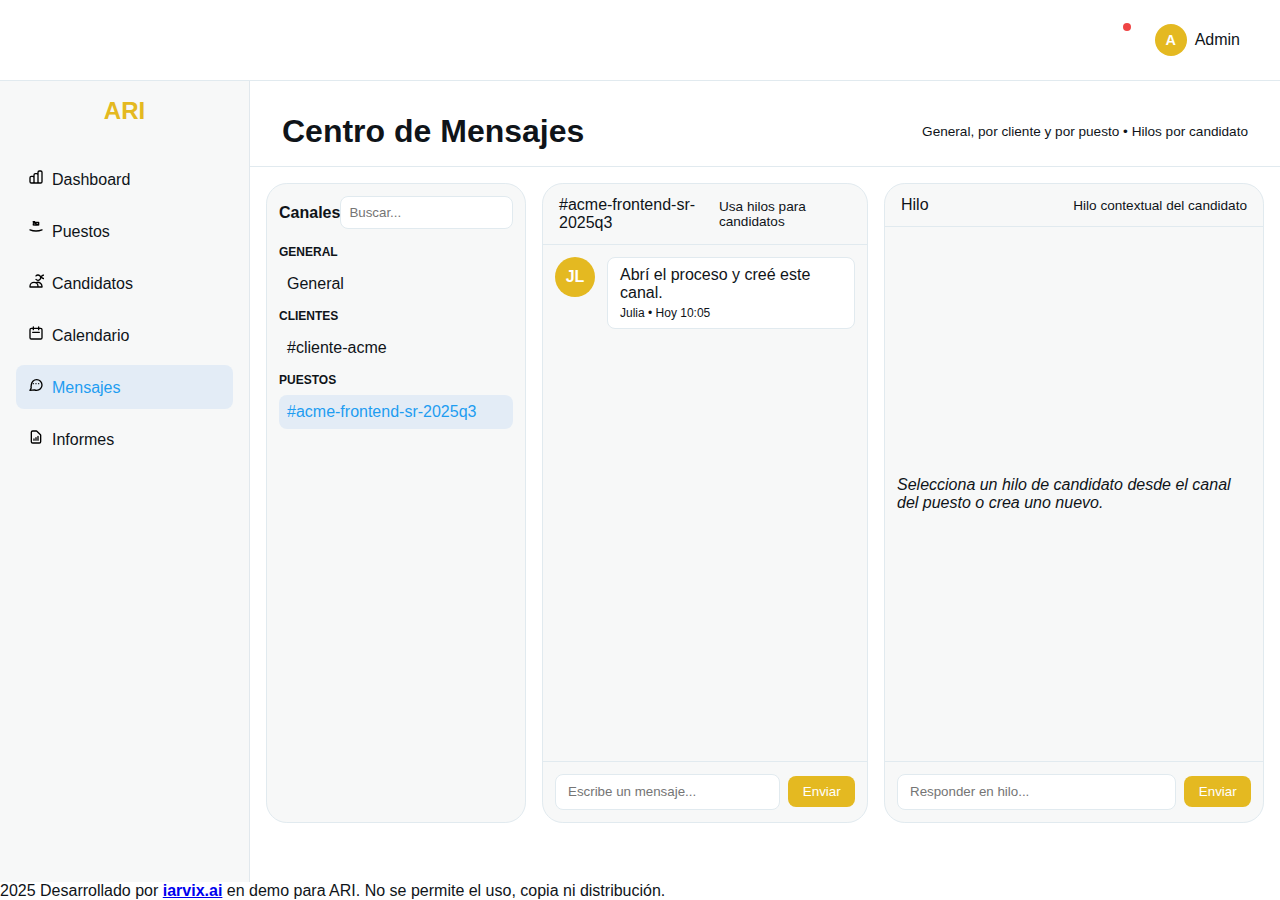
<file: mensajes.html>
<!DOCTYPE html>
<html lang="es">
<head>
    <meta charset="UTF-8">
    <meta name="viewport" content="width=device-width, initial-scale=1.0">
    <title>ARI Reclutamiento - Mensajes</title>
    <style>
        :root {
            --background: oklch(1.0000 0 0);
            --foreground: oklch(0.1884 0.0128 248.5103);
            --card: oklch(0.9784 0.0011 197.1387);
            --card-foreground: oklch(0.1884 0.0128 248.5103);
            --primary: oklch(0.8015 0.1571 90.9558);
            --primary-foreground: oklch(1.0000 0 0);
            --secondary: oklch(0.1884 0.0128 248.5103);
            --secondary-foreground: oklch(1.0000 0 0);
            --muted: oklch(0.9222 0.0013 286.3737);
            --muted-foreground: oklch(0.1884 0.0128 248.5103);
            --accent: oklch(0.9392 0.0166 250.8453);
            --accent-foreground: oklch(0.6723 0.1606 244.9955);
            --border: oklch(0.9317 0.0118 231.6594);
            --sidebar: oklch(0.9784 0.0011 197.1387);
            --sidebar-foreground: oklch(0.1884 0.0128 248.5103);
            --sidebar-border: oklch(0.9271 0.0101 238.5177);
            --font-sans: 'Open Sans', sans-serif;
            --radius: 1.3rem;
        }
        * { margin: 0; padding: 0; box-sizing: border-box; }
        body { font-family: var(--font-sans); background: var(--background); color: var(--foreground); display: flex; flex-direction: column; min-height: 100vh; }
        .top-header { background: var(--background); border-bottom: 1px solid var(--border); padding: 1rem 2rem; display: flex; justify-content: flex-end; align-items: center; gap: 1rem; }
        .notification-btn { position: relative; background: none; border: none; cursor: pointer; padding: 0.5rem; border-radius: 50%; transition: background-color 0.2s; }
        .notification-btn:hover { background: var(--accent); }
        .notification-badge { position: absolute; top: 0; right: 0; background: #ef4444; color: white; border-radius: 50%; width: 8px; height: 8px; }
        .user-profile { display: flex; align-items: center; gap: 0.5rem; cursor: pointer; padding: 0.5rem; border-radius: 0.5rem; transition: background-color 0.2s; }
        .user-profile:hover { background: var(--accent); }
        .user-avatar { width: 32px; height: 32px; border-radius: 50%; background: var(--primary); color: var(--primary-foreground); display: flex; align-items: center; justify-content: center; font-weight: bold; font-size: 0.9rem; }
        .user-name { font-weight: 500; }
        .main-container { display: flex; flex: 1; }
        .sidebar { width: 250px; background: var(--sidebar); border-right: 1px solid var(--sidebar-border); padding: 1rem; }
        .icon { width: 16px; height: 16px; display: inline-block; margin-right: 0.5rem; }
        .icon-dashboard { background: url('data:image/svg+xml,<svg xmlns="http://www.w3.org/2000/svg" fill="none" viewBox="0 0 24 24" stroke="currentColor"><path stroke-linecap="round" stroke-linejoin="round" stroke-width="2" d="M9 19v-6a2 2 0 00-2-2H5a2 2 0 00-2 2v6a2 2 0 002 2h2a2 2 0 002-2zm0 0V9a2 2 0 012-2h2a2 2 0 012 2v10m-6 0a2 2 0 002 2h2a2 2 0 002-2m0 0V5a2 2 0 012-2h2a2 2 0 012 2v14a2 2 0 01-2 2h-2a2 2 0 01-2-2z"/></svg>') no-repeat center; }
        .icon-users { background: url('data:image/svg+xml,<svg xmlns="http://www.w3.org/2000/svg" fill="none" viewBox="0 0 24 24" stroke="currentColor"><path stroke-linecap="round" stroke-linejoin="round" stroke-width="2" d="M12 4.354a4 4 0 110 5.292M15 21H3v-1a6 6 0 0112 0v1zm0 0h6v-1a6 6 0 00-9-5.197m13.5-9a2.5 2.5 0 11-5 0 2.5 2.5 0 015 0z"/></svg>') no-repeat center; }
        .icon-briefcase { background: url('data:image/svg+xml,<svg xmlns="http://www.w3.org/2000/svg" fill="none" viewBox="0 0 24 24" stroke="currentColor"><path stroke-linecap="round" stroke-linejoin="round" stroke-width="2" d="M21 13.255A23.931 23.931 0 0112 15c-3.183 0-6.22-.62-9-1.745M16 6V4a2 2 0 00-2-2h-4a2 2 0 00-2-2v2m8 0H8m8 0v2a2 2 0 01-2 2H10a2 2 0 01-2-2V6m8 0V4a2 2 0 00-2-2h-4a2 2 0 00-2-2v2z"/></svg>') no-repeat center; }
        .icon-calendar { background: url('data:image/svg+xml,<svg xmlns="http://www.w3.org/2000/svg" fill="none" viewBox="0 0 24 24" stroke="currentColor"><path stroke-linecap="round" stroke-linejoin="round" stroke-width="2" d="M8 7V3m8 4V3m-9 8h10M5 21h14a2 2 0 002-2V7a2 2 0 00-2-2H5a2 2 0 00-2 2v12a2 2 0 002 2z"/></svg>') no-repeat center; }
        .icon-chart { background: url('data:image/svg+xml,<svg xmlns="http://www.w3.org/2000/svg" fill="none" viewBox="0 0 24 24" stroke="currentColor"><path stroke-linecap="round" stroke-linejoin="round" stroke-width="2" d="M9 17v-2m3 2v-4m3 4v-6m2 10H7a2 2 0 01-2-2V5a2 2 0 012-2h5.586a1 1 0 01.707.293l5.414 5.414a1 1 0 01.293.707V19a2 2 0 01-2 2z"/></svg>') no-repeat center; }
        .icon-settings { background: url('data:image/svg+xml,<svg xmlns="http://www.w3.org/2000/svg" fill="none" viewBox="0 0 24 24" stroke="currentColor"><path stroke-linecap="round" stroke-linejoin="round" stroke-width="2" d="M10.325 4.317c.426-1.756 2.924-1.756 3.35 0a1.724 1.724 0 002.573 1.066c1.543-.94 3.31.826 2.37 2.37a1.724 1.724 0 001.065 2.572c1.756.426 1.756 2.924 0 3.35a1.724 1.724 0 00-1.066 2.573c.94 1.543-.826 3.31-2.37 2.37a1.724 1.724 0 00-2.572 1.065c-.426 1.756-2.924 1.756-3.35 0a1.724 1.724 0 00-2.573-1.066c-1.543.94-3.31-.826-2.37-2.37a1.724 1.724 0 00-1.065-2.572c-1.756-.426-1.756-2.924 0-3.35a1.724 1.724 0 001.066-2.573c-.94-1.543.826-3.31 2.37-2.37.996.608 2.296.07 2.572-1.065z"/><path stroke-linecap="round" stroke-linejoin="round" stroke-width="2" d="M15 12a3 3 0 11-6 0 3 3 0 016 0z"/></svg>') no-repeat center; }
        .icon-chat { background: url('data:image/svg+xml,<svg xmlns="http://www.w3.org/2000/svg" fill="none" viewBox="0 0 24 24" stroke="currentColor"><path stroke-linecap="round" stroke-linejoin="round" stroke-width="2" d="M8 10h.01M12 10h.01M16 10h.01M21 12a8 8 0 01-8 8c-1.266 0-2.457-.293-3.5-.81L3 20l1.81-3.5A7.963 7.963 0 015 12a8 8 0 0116 0z"/></svg>') no-repeat center; }
        .logo { margin-bottom: 2rem; text-align: center; }
        .logo h1 { color: var(--primary); font-size: 1.5rem; }
        .nav-menu { list-style: none; }
        .nav-item { margin-bottom: 0.5rem; }
        .nav-link { display: block; padding: 0.75rem; color: var(--sidebar-foreground); text-decoration: none; border-radius: 0.5rem; transition: background-color 0.2s; }
        .nav-link:hover, .nav-link.active { background: var(--accent); color: var(--accent-foreground); }
        .main-content { flex: 1; display: flex; flex-direction: column; overflow: hidden; }
        .header { padding: 2rem 2rem 1rem; border-bottom: 1px solid var(--border); background: var(--background); position: sticky; top: 0; z-index: 10; }
    </style>
</head>
<body>
    <div class="top-header">
        <button class="notification-btn">
            <span class="icon icon-bell"></span>
            <span class="notification-badge"></span>
        </button>
        <div class="user-profile">
            <div class="user-avatar">A</div>
            <span class="user-name">Admin</span>
        </div>
    </div>

    <div class="main-container">
        <aside class="sidebar">
            <div class="logo">
                <h1>ARI</h1>
            </div>
            <nav>
                <ul class="nav-menu">
                    <li class="nav-item"><a href="dashboard.html" class="nav-link"><span class="icon icon-dashboard"></span>Dashboard</a></li>
                    <li class="nav-item"><a href="puestos.html" class="nav-link"><span class="icon icon-briefcase"></span>Puestos</a></li>
                    <li class="nav-item"><a href="candidatos.html" class="nav-link"><span class="icon icon-users"></span>Candidatos</a></li>
                    <li class="nav-item"><a href="calendario.html" class="nav-link"><span class="icon icon-calendar"></span>Calendario</a></li>
                    <li class="nav-item"><a href="mensajes.html" class="nav-link active"><span class="icon icon-chat"></span>Mensajes</a></li>
                    <li class="nav-item"><a href="informes.html" class="nav-link"><span class="icon icon-chart"></span>Informes</a></li>
                </ul>
            </nav>
        </aside>

        <main class="main-content">
            <header class="header">
                <div style="display:flex; align-items:center; justify-content: space-between;">
                    <h1>Centro de Mensajes</h1>
                    <div class="msg-hint">General, por cliente y por puesto • Hilos por candidato</div>
                </div>
            </header>

            <div style="padding:1rem;">
                <div class="msg-app" data-msg-app>
                    <div class="msg-card msg-sidebar">
                        <div class="msg-sidebar-header">
                            <strong>Canales</strong>
                            <input type="search" placeholder="Buscar..." class="msg-search">
                        </div>
                        <div data-msg-channel-list></div>
                    </div>
                    <div class="msg-card msg-main">
                        <div class="msg-main-header">
                            <div data-msg-header>Canal</div>
                            <div class="msg-hint">Usa hilos para candidatos</div>
                        </div>
                        <div class="msg-list" data-msg-list></div>
                        <div class="msg-composer">
                            <input type="text" class="msg-input" placeholder="Escribe un mensaje..." data-msg-input>
                            <button class="msg-send-btn" data-msg-send>Enviar</button>
                        </div>
                    </div>
                    <div class="msg-card msg-thread">
                        <div class="msg-thread-header">
                            <div data-msg-thread-title>Hilo</div>
                            <div class="msg-hint">Hilo contextual del candidato</div>
                        </div>
                        <div class="msg-thread-list" data-msg-thread-list></div>
                        <div class="msg-composer">
                            <input type="text" class="msg-input" placeholder="Responder en hilo..." data-msg-thread-input>
                            <button class="msg-send-btn" data-msg-thread-send>Enviar</button>
                        </div>
                    </div>
                </div>
            </div>
        </main>
    </div>

    <footer class="site-footer">2025 Desarrollado por <a href="https://iarvix.ai" target="_blank" rel="noopener noreferrer"><strong>iarvix.ai</strong></a> en demo para ARI. No se permite el uso, copia ni distribución.</footer>

    <link rel="stylesheet" href="assets/css/messaging.css">
    <script src="assets/js/messaging.js"></script>
</body>
</html>
</file>
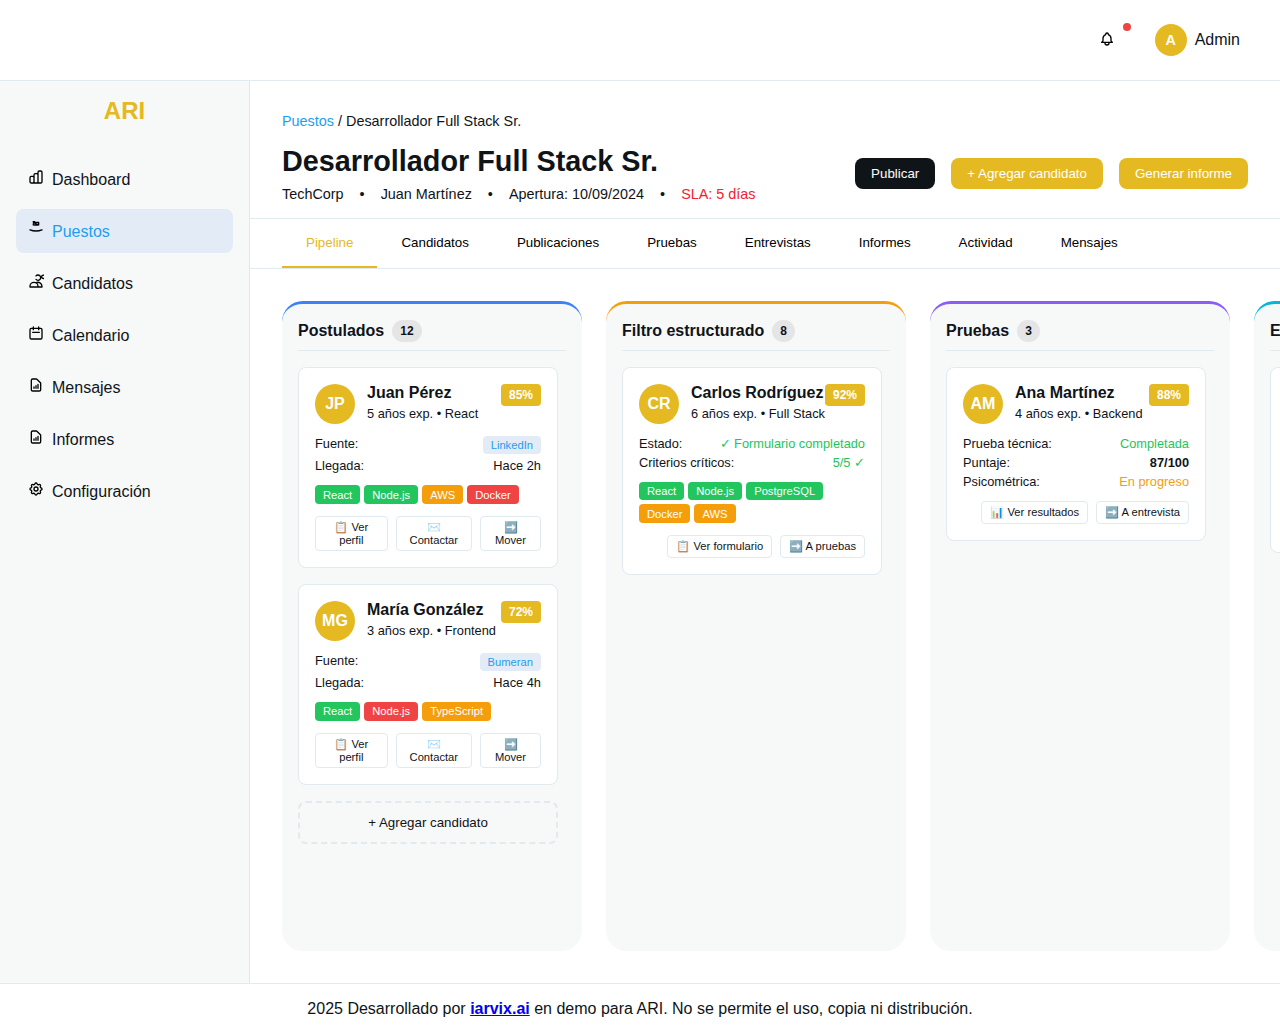
<file: puesto-detalle.html>
<!DOCTYPE html>
<html lang="es">
<head>
    <meta charset="UTF-8">
    <meta name="viewport" content="width=device-width, initial-scale=1.0">
    <title>ARI Reclutamiento - Desarrollador Full Stack Sr.</title>
    <style>
        :root {
            --background: oklch(1.0000 0 0);
            --foreground: oklch(0.1884 0.0128 248.5103);
            --card: oklch(0.9784 0.0011 197.1387);
            --card-foreground: oklch(0.1884 0.0128 248.5103);
            --primary: oklch(0.8015 0.1571 90.9558);
            --primary-foreground: oklch(1.0000 0 0);
            --secondary: oklch(0.1884 0.0128 248.5103);
            --secondary-foreground: oklch(1.0000 0 0);
            --muted: oklch(0.9222 0.0013 286.3737);
            --muted-foreground: oklch(0.1884 0.0128 248.5103);
            --accent: oklch(0.9392 0.0166 250.8453);
            --accent-foreground: oklch(0.6723 0.1606 244.9955);
            --border: oklch(0.9317 0.0118 231.6594);
            --destructive: oklch(0.6188 0.2376 25.7658);
            --destructive-foreground: oklch(1.0000 0 0);
            --sidebar: oklch(0.9784 0.0011 197.1387);
            --sidebar-foreground: oklch(0.1884 0.0128 248.5103);
            --sidebar-border: oklch(0.9271 0.0101 238.5177);
            --font-sans: 'Open Sans', sans-serif;
            --radius: 1.3rem;
        }

        * {
            margin: 0;
            padding: 0;
            box-sizing: border-box;
        }

        body {
            font-family: var(--font-sans);
            background: var(--background);
            color: var(--foreground);
            display: flex;
            flex-direction: column;
            min-height: 100vh;
        }

        .top-header {
            background: var(--background);
            border-bottom: 1px solid var(--border);
            padding: 1rem 2rem;
            display: flex;
            justify-content: flex-end;
            align-items: center;
            gap: 1rem;
        }

        .notification-btn {
            position: relative;
            background: none;
            border: none;
            cursor: pointer;
            padding: 0.5rem;
            border-radius: 50%;
            transition: background-color 0.2s;
        }

        .notification-btn:hover {
            background: var(--accent);
        }

        .notification-badge {
            position: absolute;
            top: 0;
            right: 0;
            background: #ef4444;
            color: white;
            border-radius: 50%;
            width: 8px;
            height: 8px;
        }

        .user-profile {
            display: flex;
            align-items: center;
            gap: 0.5rem;
            cursor: pointer;
            padding: 0.5rem;
            border-radius: 0.5rem;
            transition: background-color 0.2s;
        }

        .user-profile:hover {
            background: var(--accent);
        }

        .user-avatar {
            width: 32px;
            height: 32px;
            border-radius: 50%;
            background: var(--primary);
            color: var(--primary-foreground);
            display: flex;
            align-items: center;
            justify-content: center;
            font-weight: bold;
            font-size: 0.9rem;
        }

        .user-name {
            font-weight: 500;
        }

        .main-container {
            display: flex;
            flex: 1;
        }

        .icon {
            width: 16px;
            height: 16px;
            display: inline-block;
            margin-right: 0.5rem;
        }

        .icon-dashboard {
            background: url('data:image/svg+xml,<svg xmlns="http://www.w3.org/2000/svg" fill="none" viewBox="0 0 24 24" stroke="currentColor"><path stroke-linecap="round" stroke-linejoin="round" stroke-width="2" d="M9 19v-6a2 2 0 00-2-2H5a2 2 0 00-2 2v6a2 2 0 002 2h2a2 2 0 002-2zm0 0V9a2 2 0 012-2h2a2 2 0 012 2v10m-6 0a2 2 0 002 2h2a2 2 0 002-2m0 0V5a2 2 0 012-2h2a2 2 0 012 2v14a2 2 0 01-2 2h-2a2 2 0 01-2-2z"/></svg>') no-repeat center;
        }

        .icon-users {
            background: url('data:image/svg+xml,<svg xmlns="http://www.w3.org/2000/svg" fill="none" viewBox="0 0 24 24" stroke="currentColor"><path stroke-linecap="round" stroke-linejoin="round" stroke-width="2" d="M12 4.354a4 4 0 110 5.292M15 21H3v-1a6 6 0 0112 0v1zm0 0h6v-1a6 6 0 00-9-5.197m13.5-9a2.5 2.5 0 11-5 0 2.5 2.5 0 015 0z"/></svg>') no-repeat center;
        }

        .icon-briefcase {
            background: url('data:image/svg+xml,<svg xmlns="http://www.w3.org/2000/svg" fill="none" viewBox="0 0 24 24" stroke="currentColor"><path stroke-linecap="round" stroke-linejoin="round" stroke-width="2" d="M21 13.255A23.931 23.931 0 0112 15c-3.183 0-6.22-.62-9-1.745M16 6V4a2 2 0 00-2-2h-4a2 2 0 00-2-2v2m8 0H8m8 0v2a2 2 0 01-2 2H10a2 2 0 01-2-2V6m8 0V4a2 2 0 00-2-2h-4a2 2 0 00-2-2v2z"/></svg>') no-repeat center;
        }

        .icon-calendar {
            background: url('data:image/svg+xml,<svg xmlns="http://www.w3.org/2000/svg" fill="none" viewBox="0 0 24 24" stroke="currentColor"><path stroke-linecap="round" stroke-linejoin="round" stroke-width="2" d="M8 7V3m8 4V3m-9 8h10M5 21h14a2 2 0 002-2V7a2 2 0 00-2-2H5a2 2 0 00-2 2v12a2 2 0 002 2z"/></svg>') no-repeat center;
        }

        .icon-chart {
            background: url('data:image/svg+xml,<svg xmlns="http://www.w3.org/2000/svg" fill="none" viewBox="0 0 24 24" stroke="currentColor"><path stroke-linecap="round" stroke-linejoin="round" stroke-width="2" d="M9 17v-2m3 2v-4m3 4v-6m2 10H7a2 2 0 01-2-2V5a2 2 0 012-2h5.586a1 1 0 01.707.293l5.414 5.414a1 1 0 01.293.707V19a2 2 0 01-2 2z"/></svg>') no-repeat center;
        }

        .icon-settings {
            background: url('data:image/svg+xml,<svg xmlns="http://www.w3.org/2000/svg" fill="none" viewBox="0 0 24 24" stroke="currentColor"><path stroke-linecap="round" stroke-linejoin="round" stroke-width="2" d="M10.325 4.317c.426-1.756 2.924-1.756 3.35 0a1.724 1.724 0 002.573 1.066c1.543-.94 3.31.826 2.37 2.37a1.724 1.724 0 001.065 2.572c1.756.426 1.756 2.924 0 3.35a1.724 1.724 0 00-1.066 2.573c.94 1.543-.826 3.31-2.37 2.37a1.724 1.724 0 00-2.572 1.065c-.426 1.756-2.924 1.756-3.35 0a1.724 1.724 0 00-2.573-1.066c-1.543.94-3.31-.826-2.37-2.37a1.724 1.724 0 00-1.065-2.572c-1.756-.426-1.756-2.924 0-3.35a1.724 1.724 0 001.066-2.573c-.94-1.543.826-3.31 2.37-2.37.996.608 2.296.07 2.572-1.065z"/><path stroke-linecap="round" stroke-linejoin="round" stroke-width="2" d="M15 12a3 3 0 11-6 0 3 3 0 016 0z"/></svg>') no-repeat center;
        }

        .icon-bell {
            background: url('data:image/svg+xml,<svg xmlns="http://www.w3.org/2000/svg" fill="none" viewBox="0 0 24 24" stroke="currentColor"><path stroke-linecap="round" stroke-linejoin="round" stroke-width="2" d="M15 17h5l-1.405-1.405A2.032 2.032 0 0118 14.158V11a6.002 6.002 0 00-4-5.659V5a2 2 0 10-4 0v.341C7.67 6.165 6 8.388 6 11v3.159c0 .538-.214 1.055-.595 1.436L4 17h5m6 0v1a3 3 0 11-6 0v-1m6 0H9"/></svg>') no-repeat center;
        }

        .sidebar {
            width: 250px;
            background: var(--sidebar);
            border-right: 1px solid var(--sidebar-border);
            padding: 1rem;
        }

        .logo {
            margin-bottom: 2rem;
            text-align: center;
        }

        .logo h1 {
            color: var(--primary);
            font-size: 1.5rem;
        }

        .nav-menu {
            list-style: none;
        }

        .nav-item {
            margin-bottom: 0.5rem;
        }

        .nav-link {
            display: block;
            padding: 0.75rem;
            color: var(--sidebar-foreground);
            text-decoration: none;
            border-radius: 0.5rem;
            transition: background-color 0.2s;
        }

        .nav-link:hover, .nav-link.active {
            background: var(--accent);
            color: var(--accent-foreground);
        }

        .main-content {
            flex: 1;
            display: flex;
            flex-direction: column;
            overflow: hidden;
        }

        .header {
            padding: 2rem 2rem 1rem;
            border-bottom: 1px solid var(--border);
            background: var(--background);
            position: sticky;
            top: 0;
            z-index: 10;
        }

        .breadcrumb {
            font-size: 0.9rem;
            margin-bottom: 1rem;
            color: var(--muted-foreground);
        }

        .breadcrumb a {
            color: var(--accent-foreground);
            text-decoration: none;
        }

        .job-header {
            display: flex;
            justify-content: space-between;
            align-items: center;
        }

        .job-info h1 {
            font-size: 1.8rem;
            margin-bottom: 0.5rem;
        }

        .job-meta {
            display: flex;
            gap: 1rem;
            font-size: 0.9rem;
            color: var(--muted-foreground);
        }

        .header-actions {
            display: flex;
            gap: 1rem;
        }

        .btn {
            padding: 0.5rem 1rem;
            background: var(--primary);
            color: var(--primary-foreground);
            border: none;
            border-radius: 0.5rem;
            cursor: pointer;
            text-decoration: none;
            display: inline-block;
            font-weight: 500;
        }

        .btn-secondary {
            background: var(--secondary);
            color: var(--secondary-foreground);
        }

        .tabs {
            padding: 0 2rem;
            background: var(--background);
            border-bottom: 1px solid var(--border);
        }

        .tab-list {
            display: flex;
            gap: 0;
            list-style: none;
        }

        .tab-button {
            padding: 1rem 1.5rem;
            background: none;
            border: none;
            cursor: pointer;
            border-bottom: 2px solid transparent;
            font-weight: 500;
        }

        .tab-button.active {
            border-bottom-color: var(--primary);
            color: var(--primary);
        }

        .pipeline-container {
            flex: 1;
            padding: 2rem;
            overflow-x: auto;
            overflow-y: hidden;
        }

        .pipeline {
            display: flex;
            gap: 1.5rem;
            min-width: 1400px;
            height: calc(100vh - 250px);
        }

        .pipeline-stage {
            flex: 1;
            min-width: 300px;
            background: var(--card);
            border-radius: var(--radius);
            padding: 1rem;
            display: flex;
            flex-direction: column;
        }

        .stage-header {
            display: flex;
            justify-content: space-between;
            align-items: center;
            margin-bottom: 1rem;
            padding-bottom: 0.5rem;
            border-bottom: 1px solid var(--border);
        }

        .stage-title {
            font-weight: 600;
            display: flex;
            align-items: center;
            gap: 0.5rem;
        }

        .stage-count {
            background: var(--muted);
            color: var(--muted-foreground);
            padding: 0.25rem 0.5rem;
            border-radius: 1rem;
            font-size: 0.75rem;
        }

        .stage-cards {
            flex: 1;
            overflow-y: auto;
            padding-right: 0.5rem;
        }

        .candidate-card {
            background: var(--background);
            border: 1px solid var(--border);
            border-radius: 0.5rem;
            padding: 1rem;
            margin-bottom: 1rem;
            cursor: pointer;
            transition: all 0.2s;
        }

        .candidate-card:hover {
            transform: translateY(-2px);
            box-shadow: 0 4px 6px rgba(0, 0, 0, 0.1);
        }

        .candidate-header {
            display: flex;
            justify-content: between;
            align-items: flex-start;
            margin-bottom: 0.75rem;
        }

        .candidate-avatar {
            width: 40px;
            height: 40px;
            border-radius: 50%;
            background: var(--primary);
            color: var(--primary-foreground);
            display: flex;
            align-items: center;
            justify-content: center;
            font-weight: bold;
            margin-right: 0.75rem;
        }

        .candidate-info {
            flex: 1;
        }

        .candidate-name {
            font-weight: 600;
            margin-bottom: 0.25rem;
        }

        .candidate-title {
            font-size: 0.8rem;
            color: var(--muted-foreground);
        }

        .match-score {
            background: var(--primary);
            color: var(--primary-foreground);
            padding: 0.25rem 0.5rem;
            border-radius: 0.25rem;
            font-size: 0.75rem;
            font-weight: bold;
        }

        .candidate-details {
            margin-bottom: 0.75rem;
        }

        .detail-row {
            display: flex;
            justify-content: space-between;
            font-size: 0.8rem;
            margin-bottom: 0.25rem;
        }

        .criteria-chips {
            display: flex;
            gap: 0.25rem;
            flex-wrap: wrap;
            margin-bottom: 0.75rem;
        }

        .chip {
            padding: 0.2rem 0.5rem;
            border-radius: 0.25rem;
            font-size: 0.7rem;
            font-weight: 500;
        }

        .chip-critical {
            background: #22c55e;
            color: white;
        }

        .chip-desirable {
            background: #f59e0b;
            color: white;
        }

        .chip-missing {
            background: #ef4444;
            color: white;
        }

        .source-badge {
            font-size: 0.7rem;
            padding: 0.2rem 0.5rem;
            border-radius: 0.25rem;
            background: var(--accent);
            color: var(--accent-foreground);
        }

        .card-actions {
            display: flex;
            gap: 0.5rem;
            justify-content: flex-end;
        }

        .action-btn {
            padding: 0.25rem 0.5rem;
            font-size: 0.7rem;
            border: 1px solid var(--border);
            background: var(--background);
            color: var(--foreground);
            border-radius: 0.25rem;
            cursor: pointer;
        }

        .action-btn:hover {
            background: var(--accent);
        }

        .empty-stage {
            text-align: center;
            color: var(--muted-foreground);
            font-style: italic;
            padding: 2rem;
        }

        .stage-postulados { border-top: 3px solid #3b82f6; }
        .stage-filtro { border-top: 3px solid #f59e0b; }
        .stage-pruebas { border-top: 3px solid #8b5cf6; }
        .stage-entrevista-interna { border-top: 3px solid #06b6d4; }
        .stage-entrevista-cliente { border-top: 3px solid #10b981; }
        .stage-shortlist { border-top: 3px solid #f97316; }
        .stage-cierre { border-top: 3px solid #6b7280; }

        .add-candidate-btn {
            width: 100%;
            padding: 0.75rem;
            border: 2px dashed var(--border);
            background: none;
            color: var(--muted-foreground);
            border-radius: 0.5rem;
            cursor: pointer;
            transition: all 0.2s;
        }

        .add-candidate-btn:hover {
            border-color: var(--primary);
            color: var(--primary);
        }

        .candidates-list-view {
            display: none;
            padding: 2rem;
            background: var(--background);
        }

        .candidates-list-view.active {
            display: block;
        }

        .candidates-header {
            display: flex;
            justify-content: space-between;
            align-items: center;
            margin-bottom: 2rem;
        }

        .candidates-stats {
            display: flex;
            gap: 2rem;
            margin-bottom: 1.5rem;
        }

        .stat-card {
            background: var(--card);
            padding: 1rem 1.5rem;
            border-radius: 0.5rem;
            border: 1px solid var(--border);
            text-align: center;
            min-width: 120px;
        }

        .stat-number {
            font-size: 1.5rem;
            font-weight: bold;
            color: var(--primary);
            margin-bottom: 0.25rem;
        }

        .stat-label {
            font-size: 0.8rem;
            color: var(--muted-foreground);
        }

        .candidates-filters {
            display: flex;
            gap: 1rem;
            margin-bottom: 2rem;
            align-items: center;
        }

        .filter-group {
            display: flex;
            align-items: center;
            gap: 0.5rem;
        }

        .filter-select, .search-input {
            padding: 0.5rem;
            border: 1px solid var(--border);
            border-radius: 0.375rem;
            background: var(--background);
            color: var(--foreground);
        }

        .search-input {
            min-width: 250px;
        }

        .view-toggle {
            display: flex;
            background: var(--muted);
            border-radius: 0.375rem;
            padding: 0.125rem;
        }

        .view-btn {
            padding: 0.5rem 1rem;
            background: none;
            border: none;
            border-radius: 0.25rem;
            cursor: pointer;
            font-size: 0.8rem;
            color: var(--muted-foreground);
        }

        .view-btn.active {
            background: var(--primary);
            color: var(--primary-foreground);
        }

        .candidates-table {
            background: var(--card);
            border-radius: 0.5rem;
            border: 1px solid var(--border);
            overflow: hidden;
        }

        .table-header {
            background: var(--muted);
            padding: 1rem;
            display: grid;
            grid-template-columns: 2fr 1fr 1fr 1fr 1fr 1fr;
            gap: 1rem;
            font-weight: 600;
            font-size: 0.8rem;
            text-transform: uppercase;
            color: var(--muted-foreground);
        }

        .table-row {
            padding: 1rem;
            display: grid;
            grid-template-columns: 2fr 1fr 1fr 1fr 1fr 1fr;
            gap: 1rem;
            border-bottom: 1px solid var(--border);
            align-items: center;
            transition: background-color 0.2s;
        }

        .table-row:hover {
            background: var(--accent);
        }

        .table-row:last-child {
            border-bottom: none;
        }

        .candidate-cell {
            display: flex;
            align-items: center;
            gap: 0.75rem;
        }

        .candidate-cell .candidate-avatar {
            width: 40px;
            height: 40px;
            border-radius: 50%;
            background: var(--primary);
            color: var(--primary-foreground);
            display: flex;
            align-items: center;
            justify-content: center;
            font-weight: bold;
        }

        .candidate-info-cell {
            flex: 1;
        }

        .candidate-name-cell {
            font-weight: 600;
            margin-bottom: 0.25rem;
        }

        .candidate-details-cell {
            font-size: 0.8rem;
            color: var(--muted-foreground);
        }

        .rating-stars {
            display: flex;
            gap: 0.125rem;
        }

        .star {
            width: 14px;
            height: 14px;
            fill: #d1d5db;
        }

        .star.filled {
            fill: #fbbf24;
        }

        .stage-badge {
            padding: 0.25rem 0.5rem;
            border-radius: 0.25rem;
            font-size: 0.7rem;
            font-weight: 500;
            text-align: center;
        }

        .stage-postulados-badge { background: #dbeafe; color: #1e40af; }
        .stage-filtro-badge { background: #fef3c7; color: #92400e; }
        .stage-pruebas-badge { background: #ede9fe; color: #6b21a8; }
        .stage-entrevista-interna-badge { background: #cffafe; color: #0e7490; }
        .stage-entrevista-cliente-badge { background: #d1fae5; color: #047857; }

        .actions-cell {
            display: flex;
            gap: 0.5rem;
        }

        .action-btn-small {
            padding: 0.25rem 0.5rem;
            font-size: 0.7rem;
            border: 1px solid var(--border);
            background: var(--background);
            color: var(--foreground);
            border-radius: 0.25rem;
            cursor: pointer;
            text-decoration: none;
        }

        .action-btn-small:hover {
            background: var(--accent);
        }

        .primary-action {
            background: var(--primary);
            color: var(--primary-foreground);
            border-color: var(--primary);
        }

        .secondary-action {
            background: var(--secondary);
            color: var(--secondary-foreground);
            border-color: var(--secondary);
        }
        .site-footer {
            margin-top: auto;
            background: var(--background);
            border-top: 1px solid var(--border);
            color: var(--muted-foreground);
            text-align: center;
            padding: 1rem;
        }
    </style>
</head>
<body>
    <div class="top-header">
        <button class="notification-btn">
            <span class="icon icon-bell"></span>
            <span class="notification-badge"></span>
        </button>
        <div class="user-profile">
            <div class="user-avatar">A</div>
            <span class="user-name">Admin</span>
        </div>
    </div>

    <div class="main-container">
        <aside class="sidebar">
            <div class="logo">
                <h1>ARI</h1>
            </div>
            <nav>
                <ul class="nav-menu">
                    <li class="nav-item">
                        <a href="dashboard.html" class="nav-link"><span class="icon icon-dashboard"></span>Dashboard</a>
                    </li>
                    <li class="nav-item">
                        <a href="puestos.html" class="nav-link active"><span class="icon icon-briefcase"></span>Puestos</a>
                    </li>
                    <li class="nav-item">
                        <a href="candidatos.html" class="nav-link"><span class="icon icon-users"></span>Candidatos</a>
                    </li>
                    <li class="nav-item">
                        <a href="calendario.html" class="nav-link"><span class="icon icon-calendar"></span>Calendario</a>
                    </li>
                    <li class="nav-item">
                        <a href="mensajes.html" class="nav-link"><span class="icon icon-chart"></span>Mensajes</a>
                    </li>
                    <li class="nav-item">
                        <a href="informes.html" class="nav-link"><span class="icon icon-chart"></span>Informes</a>
                    </li>
                    <li class="nav-item">
                        <a href="#" class="nav-link"><span class="icon icon-settings"></span>Configuración</a>
                    </li>
                </ul>
            </nav>
        </aside>

        <main class="main-content">
        <header class="header">
            <div class="breadcrumb">
                <a href="puestos.html">Puestos</a> / Desarrollador Full Stack Sr.
            </div>
            <div class="job-header">
                <div class="job-info">
                    <h1>Desarrollador Full Stack Sr.</h1>
                    <div class="job-meta">
                        <span>TechCorp</span>
                        <span>•</span>
                        <span>Juan Martínez</span>
                        <span>•</span>
                        <span>Apertura: 10/09/2024</span>
                        <span>•</span>
                        <span style="color: var(--destructive);">SLA: 5 días</span>
                    </div>
                </div>
                <div class="header-actions">
                    <button class="btn btn-secondary">Publicar</button>
                    <button class="btn">+ Agregar candidato</button>
                    <button class="btn">Generar informe</button>
                </div>
            </div>
        </header>

        <div class="tabs">
            <ul class="tab-list">
                <li><button class="tab-button active">Pipeline</button></li>
                <li><button class="tab-button">Candidatos</button></li>
                <li><button class="tab-button">Publicaciones</button></li>
                <li><button class="tab-button">Pruebas</button></li>
                <li><button class="tab-button">Entrevistas</button></li>
                <li><button class="tab-button">Informes</button></li>
                <li><button class="tab-button">Actividad</button></li>
                <li><button class="tab-button">Mensajes</button></li>
            </ul>
        </div>

        <div class="pipeline-container">
            <div class="pipeline">
                <!-- Postulados -->
                <div class="pipeline-stage stage-postulados">
                    <div class="stage-header">
                        <div class="stage-title">
                            Postulados
                            <span class="stage-count">12</span>
                        </div>
                    </div>
                    <div class="stage-cards">
                        <div class="candidate-card" onclick="window.location.href='candidato-perfil.html'">
                            <div class="candidate-header">
                                <div class="candidate-avatar">JP</div>
                                <div class="candidate-info">
                                    <div class="candidate-name">Juan Pérez</div>
                                    <div class="candidate-title">5 años exp. • React</div>
                                </div>
                                <div class="match-score">85%</div>
                            </div>
                            <div class="candidate-details">
                                <div class="detail-row">
                                    <span>Fuente:</span>
                                    <span class="source-badge">LinkedIn</span>
                                </div>
                                <div class="detail-row">
                                    <span>Llegada:</span>
                                    <span>Hace 2h</span>
                                </div>
                            </div>
                            <div class="criteria-chips">
                                <span class="chip chip-critical">React</span>
                                <span class="chip chip-critical">Node.js</span>
                                <span class="chip chip-desirable">AWS</span>
                                <span class="chip chip-missing">Docker</span>
                            </div>
                            <div class="card-actions">
                                <button class="action-btn">📋 Ver perfil</button>
                                <button class="action-btn" data-open-thread="Juan Pérez" data-etapa="Postulados" data-match="85%">✉️ Contactar</button>
                                <button class="action-btn">➡️ Mover</button>
                            </div>
                        </div>

                        <div class="candidate-card">
                            <div class="candidate-header">
                                <div class="candidate-avatar">MG</div>
                                <div class="candidate-info">
                                    <div class="candidate-name">María González</div>
                                    <div class="candidate-title">3 años exp. • Frontend</div>
                                </div>
                                <div class="match-score">72%</div>
                            </div>
                            <div class="candidate-details">
                                <div class="detail-row">
                                    <span>Fuente:</span>
                                    <span class="source-badge">Bumeran</span>
                                </div>
                                <div class="detail-row">
                                    <span>Llegada:</span>
                                    <span>Hace 4h</span>
                                </div>
                            </div>
                            <div class="criteria-chips">
                                <span class="chip chip-critical">React</span>
                                <span class="chip chip-missing">Node.js</span>
                                <span class="chip chip-desirable">TypeScript</span>
                            </div>
                            <div class="card-actions">
                                <button class="action-btn">📋 Ver perfil</button>
                                <button class="action-btn" data-open-thread="María González" data-etapa="Postulados" data-match="72%">✉️ Contactar</button>
                                <button class="action-btn">➡️ Mover</button>
                            </div>
                        </div>

                        <button class="add-candidate-btn">
                            + Agregar candidato
                        </button>
                    </div>
                </div>

                <!-- Filtro estructurado -->
                <div class="pipeline-stage stage-filtro">
                    <div class="stage-header">
                        <div class="stage-title">
                            Filtro estructurado
                            <span class="stage-count">8</span>
                        </div>
                    </div>
                    <div class="stage-cards">
                        <div class="candidate-card">
                            <div class="candidate-header">
                                <div class="candidate-avatar">CR</div>
                                <div class="candidate-info">
                                    <div class="candidate-name">Carlos Rodríguez</div>
                                    <div class="candidate-title">6 años exp. • Full Stack</div>
                                </div>
                                <div class="match-score">92%</div>
                            </div>
                            <div class="candidate-details">
                                <div class="detail-row">
                                    <span>Estado:</span>
                                    <span style="color: #22c55e;">✓ Formulario completado</span>
                                </div>
                                <div class="detail-row">
                                    <span>Criterios críticos:</span>
                                    <span style="color: #22c55e;">5/5 ✓</span>
                                </div>
                            </div>
                            <div class="criteria-chips">
                                <span class="chip chip-critical">React</span>
                                <span class="chip chip-critical">Node.js</span>
                                <span class="chip chip-critical">PostgreSQL</span>
                                <span class="chip chip-desirable">Docker</span>
                                <span class="chip chip-desirable">AWS</span>
                            </div>
                            <div class="card-actions">
                                <button class="action-btn">📋 Ver formulario</button>
                                <button class="action-btn">➡️ A pruebas</button>
                            </div>
                        </div>
                    </div>
                </div>

                <!-- Pruebas -->
                <div class="pipeline-stage stage-pruebas">
                    <div class="stage-header">
                        <div class="stage-title">
                            Pruebas
                            <span class="stage-count">3</span>
                        </div>
                    </div>
                    <div class="stage-cards">
                        <div class="candidate-card">
                            <div class="candidate-header">
                                <div class="candidate-avatar">AM</div>
                                <div class="candidate-info">
                                    <div class="candidate-name">Ana Martínez</div>
                                    <div class="candidate-title">4 años exp. • Backend</div>
                                </div>
                                <div class="match-score">88%</div>
                            </div>
                            <div class="candidate-details">
                                <div class="detail-row">
                                    <span>Prueba técnica:</span>
                                    <span style="color: #22c55e;">Completada</span>
                                </div>
                                <div class="detail-row">
                                    <span>Puntaje:</span>
                                    <span style="font-weight: bold;">87/100</span>
                                </div>
                                <div class="detail-row">
                                    <span>Psicométrica:</span>
                                    <span style="color: #f59e0b;">En progreso</span>
                                </div>
                            </div>
                            <div class="card-actions">
                                <button class="action-btn">📊 Ver resultados</button>
                                <button class="action-btn">➡️ A entrevista</button>
                            </div>
                        </div>
                    </div>
                </div>

                <!-- Entrevista interna -->
                <div class="pipeline-stage stage-entrevista-interna">
                    <div class="stage-header">
                        <div class="stage-title">
                            Entrevista interna
                            <span class="stage-count">2</span>
                        </div>
                    </div>
                    <div class="stage-cards">
                        <div class="candidate-card">
                            <div class="candidate-header">
                                <div class="candidate-avatar">LF</div>
                                <div class="candidate-info">
                                    <div class="candidate-name">Luis Fernández</div>
                                    <div class="candidate-title">7 años exp. • Full Stack</div>
                                </div>
                                <div class="match-score">95%</div>
                            </div>
                            <div class="candidate-details">
                                <div class="detail-row">
                                    <span>Entrevista:</span>
                                    <span style="color: #22c55e;">Completada</span>
                                </div>
                                <div class="detail-row">
                                    <span>Calificación:</span>
                                    <span style="font-weight: bold;">Excelente</span>
                                </div>
                                <div class="detail-row">
                                    <span>Transcripción:</span>
                                    <span style="color: #06b6d4;">Disponible</span>
                                </div>
                            </div>
                            <div class="card-actions">
                                <button class="action-btn">Ver notas</button>
                                <button class="action-btn">🎥 Transcripción</button>
                                <button class="action-btn">➡️ Al cliente</button>
                            </div>
                        </div>
                    </div>
                </div>

                <!-- Entrevista con cliente -->
                <div class="pipeline-stage stage-entrevista-cliente">
                    <div class="stage-header">
                        <div class="stage-title">
                            Entrevista cliente
                            <span class="stage-count">1</span>
                        </div>
                    </div>
                    <div class="stage-cards">
                        <div class="candidate-card">
                            <div class="candidate-header">
                                <div class="candidate-avatar">SR</div>
                                <div class="candidate-info">
                                    <div class="candidate-name">Sofía Ramírez</div>
                                    <div class="candidate-title">5 años exp. • Full Stack</div>
                                </div>
                                <div class="match-score">90%</div>
                            </div>
                            <div class="candidate-details">
                                <div class="detail-row">
                                    <span>Agendada:</span>
                                    <span>21/09 - 15:00hs</span>
                                </div>
                                <div class="detail-row">
                                    <span>Cliente:</span>
                                    <span>CTO TechCorp</span>
                                </div>
                                <div class="detail-row">
                                    <span>Estado:</span>
                                    <span style="color: #f59e0b;">Confirmada</span>
                                </div>
                            </div>
                            <div class="card-actions">
                                <button class="action-btn">📅 Reagendar</button>
                                <button class="action-btn">Agregar notas</button>
                            </div>
                        </div>
                    </div>
                </div>

                <!-- Shortlist/Informe -->
                <div class="pipeline-stage stage-shortlist">
                    <div class="stage-header">
                        <div class="stage-title">
                            Shortlist
                            <span class="stage-count">0</span>
                        </div>
                    </div>
                    <div class="stage-cards">
                        <div class="empty-stage">
                            Aún no hay candidatos en shortlist
                        </div>
                    </div>
                </div>

                <!-- Cierre -->
                <div class="pipeline-stage stage-cierre">
                    <div class="stage-header">
                        <div class="stage-title">
                            Cierre
                            <span class="stage-count">0</span>
                        </div>
                    </div>
                    <div class="stage-cards">
                        <div class="empty-stage">
                            Puesto aún no cerrado
                        </div>
                    </div>
                </div>
            </div>
        </div>

        <div class="candidates-list-view" id="candidatesListView">
            <div class="candidates-stats">
                <div class="stat-card">
                    <div class="stat-number">6</div>
                    <div class="stat-label">Postulantes</div>
                </div>
                <div class="stat-card">
                    <div class="stat-number">2</div>
                    <div class="stat-label">Entrevistas</div>
                </div>
                <div class="stat-card">
                    <div class="stat-number">1</div>
                    <div class="stat-label">Ofertas</div>
                </div>
                <div class="stat-card">
                    <div class="stat-number">0</div>
                    <div class="stat-label">Contratados</div>
                </div>
                <div class="stat-card">
                    <div class="stat-number">⭐⭐⭐⭐☆</div>
                    <div class="stat-label">Valoración media</div>
                </div>
                <div class="stat-card">
                    <div class="stat-number">28 días</div>
                    <div class="stat-label">Tiempo medio contratación</div>
                </div>
                <div class="stat-card">
                    <div class="stat-number">34%</div>
                    <div class="stat-label">Tasa conversión</div>
                </div>
            </div>

            <div class="candidates-filters">
                <div class="filter-group">
                    <input type="text" class="search-input" placeholder="Buscar por nombre o skills">
                </div>
                <div class="filter-group">
                    <select class="filter-select">
                        <option>Todas las etapas</option>
                        <option>Postulados</option>
                        <option>Filtro estructurado</option>
                        <option>Pruebas</option>
                        <option>Entrevista interna</option>
                        <option>Entrevista cliente</option>
                    </select>
                </div>
                <div class="filter-group">
                    <select class="filter-select">
                        <option>Cualquier rating</option>
                        <option>5 estrellas</option>
                        <option>4+ estrellas</option>
                        <option>3+ estrellas</option>
                    </select>
                </div>
                <div class="filter-group">
                    <select class="filter-select">
                        <option>Filtrar por ubicación</option>
                        <option>Lima</option>
                        <option>Arequipa</option>
                        <option>Trujillo</option>
                        <option>Cusco</option>
                        <option>Piura</option>
                    </select>
                </div>
                <div class="view-toggle">
                    <button class="view-btn active">Vista Lista</button>
                    <button class="view-btn">Vista Pipeline</button>
                </div>
            </div>

            <div class="candidates-table">
                <div class="table-header">
                    <div>Candidato</div>
                    <div>Ubicación</div>
                    <div>Rating</div>
                    <div>Etapa</div>
                    <div>Aplicado</div>
                    <div>Acciones</div>
                </div>

                <div class="table-row">
                    <div class="candidate-cell">
                        <div class="candidate-avatar">SA</div>
                        <div class="candidate-info-cell">
                            <div class="candidate-name-cell">Sofía Álvarez</div>
                            <div class="candidate-details-cell">✉️ sofia.alvarez@ejemplo.com 📞 +51 934 644 110 992</div>
                            <div class="candidate-details-cell">Skills: React, SWR, Jest</div>
                        </div>
                    </div>
                    <div>Lima</div>
                    <div class="rating-stars">
                        <svg class="star filled" viewBox="0 0 20 20">
                            <path d="M9.049 2.927c.3-.921 1.603-.921 1.902 0l1.286 3.957a1 1 0 00.95.69h4.162c.969 0 1.371 1.24.588 1.81l-3.37 2.448a1 1 0 00-.364 1.118l1.287 3.957c.3.921-.755 1.688-1.54 1.118l-3.37-2.448a1 1 0 00-1.175 0l-3.37 2.448c-.784.57-1.838-.197-1.539-1.118l1.286-3.957a1 1 0 00-.364-1.118L2.98 9.384c-.783-.57-.38-1.81.588-1.81h4.162a1 1 0 00.95-.69l1.286-3.957z"/>
                        </svg>
                        <svg class="star filled" viewBox="0 0 20 20">
                            <path d="M9.049 2.927c.3-.921 1.603-.921 1.902 0l1.286 3.957a1 1 0 00.95.69h4.162c.969 0 1.371 1.24.588 1.81l-3.37 2.448a1 1 0 00-.364 1.118l1.287 3.957c.3.921-.755 1.688-1.54 1.118l-3.37-2.448a1 1 0 00-1.175 0l-3.37 2.448c-.784.57-1.838-.197-1.539-1.118l1.286-3.957a1 1 0 00-.364-1.118L2.98 9.384c-.783-.57-.38-1.81.588-1.81h4.162a1 1 0 00.95-.69l1.286-3.957z"/>
                        </svg>
                        <svg class="star filled" viewBox="0 0 20 20">
                            <path d="M9.049 2.927c.3-.921 1.603-.921 1.902 0l1.286 3.957a1 1 0 00.95.69h4.162c.969 0 1.371 1.24.588 1.81l-3.37 2.448a1 1 0 00-.364 1.118l1.287 3.957c.3.921-.755 1.688-1.54 1.118l-3.37-2.448a1 1 0 00-1.175 0l-3.37 2.448c-.784.57-1.838-.197-1.539-1.118l1.286-3.957a1 1 0 00-.364-1.118L2.98 9.384c-.783-.57-.38-1.81.588-1.81h4.162a1 1 0 00.95-.69l1.286-3.957z"/>
                        </svg>
                        <svg class="star" viewBox="0 0 20 20">
                            <path d="M9.049 2.927c.3-.921 1.603-.921 1.902 0l1.286 3.957a1 1 0 00.95.69h4.162c.969 0 1.371 1.24.588 1.81l-3.37 2.448a1 1 0 00-.364 1.118l1.287 3.957c.3.921-.755 1.688-1.54 1.118l-3.37-2.448a1 1 0 00-1.175 0l-3.37 2.448c-.784.57-1.838-.197-1.539-1.118l1.286-3.957a1 1 0 00-.364-1.118L2.98 9.384c-.783-.57-.38-1.81.588-1.81h4.162a1 1 0 00.95-.69l1.286-3.957z"/>
                        </svg>
                        <svg class="star" viewBox="0 0 20 20">
                            <path d="M9.049 2.927c.3-.921 1.603-.921 1.902 0l1.286 3.957a1 1 0 00.95.69h4.162c.969 0 1.371 1.24.588 1.81l-3.37 2.448a1 1 0 00-.364 1.118l1.287 3.957c.3.921-.755 1.688-1.54 1.118l-3.37-2.448a1 1 0 00-1.175 0l-3.37 2.448c-.784.57-1.838-.197-1.539-1.118l1.286-3.957a1 1 0 00-.364-1.118L2.98 9.384c-.783-.57-.38-1.81.588-1.81h4.162a1 1 0 00.95-.69l1.286-3.957z"/>
                        </svg>
                    </div>
                    <div><span class="stage-badge stage-postulados-badge">Aplicado</span></div>
                    <div>2024-12-06</div>
                    <div class="actions-cell">
                        <button class="action-btn-small primary-action">Entrevista</button>
                        <a href="#" class="action-btn-small">CV</a>
                        <button class="action-btn-small secondary-action">Siguiente</button>
                    </div>
                </div>

                <div class="table-row">
                    <div class="candidate-cell">
                        <div class="candidate-avatar">LR</div>
                        <div class="candidate-info-cell">
                            <div class="candidate-name-cell">Lucía Romero</div>
                            <div class="candidate-details-cell">✉️ lucia.romero@ejemplo.com 📞 +51 934 655 120 778</div>
                            <div class="candidate-details-cell">Skills: React, Zustand, i18n, CI/CD</div>
                        </div>
                    </div>
                    <div>Arequipa</div>
                    <div class="rating-stars">
                        <svg class="star filled" viewBox="0 0 20 20">
                            <path d="M9.049 2.927c.3-.921 1.603-.921 1.902 0l1.286 3.957a1 1 0 00.95.69h4.162c.969 0 1.371 1.24.588 1.81l-3.37 2.448a1 1 0 00-.364 1.118l1.287 3.957c.3.921-.755 1.688-1.54 1.118l-3.37-2.448a1 1 0 00-1.175 0l-3.37 2.448c-.784.57-1.838-.197-1.539-1.118l1.286-3.957a1 1 0 00-.364-1.118L2.98 9.384c-.783-.57-.38-1.81.588-1.81h4.162a1 1 0 00.95-.69l1.286-3.957z"/>
                        </svg>
                        <svg class="star filled" viewBox="0 0 20 20">
                            <path d="M9.049 2.927c.3-.921 1.603-.921 1.902 0l1.286 3.957a1 1 0 00.95.69h4.162c.969 0 1.371 1.24.588 1.81l-3.37 2.448a1 1 0 00-.364 1.118l1.287 3.957c.3.921-.755 1.688-1.54 1.118l-3.37-2.448a1 1 0 00-1.175 0l-3.37 2.448c-.784.57-1.838-.197-1.539-1.118l1.286-3.957a1 1 0 00-.364-1.118L2.98 9.384c-.783-.57-.38-1.81.588-1.81h4.162a1 1 0 00.95-.69l1.286-3.957z"/>
                        </svg>
                        <svg class="star filled" viewBox="0 0 20 20">
                            <path d="M9.049 2.927c.3-.921 1.603-.921 1.902 0l1.286 3.957a1 1 0 00.95.69h4.162c.969 0 1.371 1.24.588 1.81l-3.37 2.448a1 1 0 00-.364 1.118l1.287 3.957c.3.921-.755 1.688-1.54 1.118l-3.37-2.448a1 1 0 00-1.175 0l-3.37 2.448c-.784.57-1.838-.197-1.539-1.118l1.286-3.957a1 1 0 00-.364-1.118L2.98 9.384c-.783-.57-.38-1.81.588-1.81h4.162a1 1 0 00.95-.69l1.286-3.957z"/>
                        </svg>
                        <svg class="star filled" viewBox="0 0 20 20">
                            <path d="M9.049 2.927c.3-.921 1.603-.921 1.902 0l1.286 3.957a1 1 0 00.95.69h4.162c.969 0 1.371 1.24.588 1.81l-3.37 2.448a1 1 0 00-.364 1.118l1.287 3.957c.3.921-.755 1.688-1.54 1.118l-3.37-2.448a1 1 0 00-1.175 0l-3.37 2.448c-.784.57-1.838-.197-1.539-1.118l1.286-3.957a1 1 0 00-.364-1.118L2.98 9.384c-.783-.57-.38-1.81.588-1.81h4.162a1 1 0 00.95-.69l1.286-3.957z"/>
                        </svg>
                        <svg class="star" viewBox="0 0 20 20">
                            <path d="M9.049 2.927c.3-.921 1.603-.921 1.902 0l1.286 3.957a1 1 0 00.95.69h4.162c.969 0 1.371 1.24.588 1.81l-3.37 2.448a1 1 0 00-.364 1.118l1.287 3.957c.3.921-.755 1.688-1.54 1.118l-3.37-2.448a1 1 0 00-1.175 0l-3.37 2.448c-.784.57-1.838-.197-1.539-1.118l1.286-3.957a1 1 0 00-.364-1.118L2.98 9.384c-.783-.57-.38-1.81.588-1.81h4.162a1 1 0 00.95-.69l1.286-3.957z"/>
                        </svg>
                    </div>
                    <div><span class="stage-badge stage-postulados-badge">Aplicado</span></div>
                    <div>2024-12-05</div>
                    <div class="actions-cell">
                        <button class="action-btn-small primary-action">Entrevista</button>
                        <a href="#" class="action-btn-small">CV</a>
                        <button class="action-btn-small secondary-action">Siguiente</button>
                    </div>
                </div>

                <div class="table-row">
                    <div class="candidate-cell">
                        <div class="candidate-avatar">JP</div>
                        <div class="candidate-info-cell">
                            <div class="candidate-name-cell">Javier Pérez</div>
                            <div class="candidate-details-cell">✉️ javier.perez@ejemplo.com 📞 +51 934 673 889 002</div>
                            <div class="candidate-details-cell">Skills: Next.js, React 19, CVA, Shad...</div>
                        </div>
                    </div>
                    <div>Cusco</div>
                    <div class="rating-stars">
                        <svg class="star filled" viewBox="0 0 20 20">
                            <path d="M9.049 2.927c.3-.921 1.603-.921 1.902 0l1.286 3.957a1 1 0 00.95.69h4.162c.969 0 1.371 1.24.588 1.81l-3.37 2.448a1 1 0 00-.364 1.118l1.287 3.957c.3.921-.755 1.688-1.54 1.118l-3.37-2.448a1 1 0 00-1.175 0l-3.37 2.448c-.784.57-1.838-.197-1.539-1.118l1.286-3.957a1 1 0 00-.364-1.118L2.98 9.384c-.783-.57-.38-1.81.588-1.81h4.162a1 1 0 00.95-.69l1.286-3.957z"/>
                        </svg>
                        <svg class="star filled" viewBox="0 0 20 20">
                            <path d="M9.049 2.927c.3-.921 1.603-.921 1.902 0l1.286 3.957a1 1 0 00.95.69h4.162c.969 0 1.371 1.24.588 1.81l-3.37 2.448a1 1 0 00-.364 1.118l1.287 3.957c.3.921-.755 1.688-1.54 1.118l-3.37-2.448a1 1 0 00-1.175 0l-3.37 2.448c-.784.57-1.838-.197-1.539-1.118l1.286-3.957a1 1 0 00-.364-1.118L2.98 9.384c-.783-.57-.38-1.81.588-1.81h4.162a1 1 0 00.95-.69l1.286-3.957z"/>
                        </svg>
                        <svg class="star filled" viewBox="0 0 20 20">
                            <path d="M9.049 2.927c.3-.921 1.603-.921 1.902 0l1.286 3.957a1 1 0 00.95.69h4.162c.969 0 1.371 1.24.588 1.81l-3.37 2.448a1 1 0 00-.364 1.118l1.287 3.957c.3.921-.755 1.688-1.54 1.118l-3.37-2.448a1 1 0 00-1.175 0l-3.37 2.448c-.784.57-1.838-.197-1.539-1.118l1.286-3.957a1 1 0 00-.364-1.118L2.98 9.384c-.783-.57-.38-1.81.588-1.81h4.162a1 1 0 00.95-.69l1.286-3.957z"/>
                        </svg>
                        <svg class="star filled" viewBox="0 0 20 20">
                            <path d="M9.049 2.927c.3-.921 1.603-.921 1.902 0l1.286 3.957a1 1 0 00.95.69h4.162c.969 0 1.371 1.24.588 1.81l-3.37 2.448a1 1 0 00-.364 1.118l1.287 3.957c.3.921-.755 1.688-1.54 1.118l-3.37-2.448a1 1 0 00-1.175 0l-3.37 2.448c-.784.57-1.838-.197-1.539-1.118l1.286-3.957a1 1 0 00-.364-1.118L2.98 9.384c-.783-.57-.38-1.81.588-1.81h4.162a1 1 0 00.95-.69l1.286-3.957z"/>
                        </svg>
                        <svg class="star" viewBox="0 0 20 20">
                            <path d="M9.049 2.927c.3-.921 1.603-.921 1.902 0l1.286 3.957a1 1 0 00.95.69h4.162c.969 0 1.371 1.24.588 1.81l-3.37 2.448a1 1 0 00-.364 1.118l1.287 3.957c.3.921-.755 1.688-1.54 1.118l-3.37-2.448a1 1 0 00-1.175 0l-3.37 2.448c-.784.57-1.838-.197-1.539-1.118l1.286-3.957a1 1 0 00-.364-1.118L2.98 9.384c-.783-.57-.38-1.81.588-1.81h4.162a1 1 0 00.95-.69l1.286-3.957z"/>
                        </svg>
                    </div>
                    <div><span class="stage-badge stage-filtro-badge">Filtrado</span></div>
                    <div>2024-12-04</div>
                    <div class="actions-cell">
                        <button class="action-btn-small primary-action">Entrevista</button>
                        <a href="#" class="action-btn-small">CV</a>
                        <button class="action-btn-small secondary-action">Siguiente</button>
                    </div>
                </div>

                <div class="table-row">
                    <div class="candidate-cell">
                        <div class="candidate-avatar">MG</div>
                        <div class="candidate-info-cell">
                            <div class="candidate-name-cell">María González</div>
                            <div class="candidate-details-cell">✉️ maria.gonzalez@ejemplo.com 📞 +51 934 612 223 991</div>
                            <div class="candidate-details-cell">Skills: React, TypeScript, Tailwind, T...</div>
                        </div>
                    </div>
                    <div>Trujillo</div>
                    <div class="rating-stars">
                        <svg class="star filled" viewBox="0 0 20 20">
                            <path d="M9.049 2.927c.3-.921 1.603-.921 1.902 0l1.286 3.957a1 1 0 00.95.69h4.162c.969 0 1.371 1.24.588 1.81l-3.37 2.448a1 1 0 00-.364 1.118l1.287 3.957c.3.921-.755 1.688-1.54 1.118l-3.37-2.448a1 1 0 00-1.175 0l-3.37 2.448c-.784.57-1.838-.197-1.539-1.118l1.286-3.957a1 1 0 00-.364-1.118L2.98 9.384c-.783-.57-.38-1.81.588-1.81h4.162a1 1 0 00.95-.69l1.286-3.957z"/>
                        </svg>
                        <svg class="star filled" viewBox="0 0 20 20">
                            <path d="M9.049 2.927c.3-.921 1.603-.921 1.902 0l1.286 3.957a1 1 0 00.95.69h4.162c.969 0 1.371 1.24.588 1.81l-3.37 2.448a1 1 0 00-.364 1.118l1.287 3.957c.3.921-.755 1.688-1.54 1.118l-3.37-2.448a1 1 0 00-1.175 0l-3.37 2.448c-.784.57-1.838-.197-1.539-1.118l1.286-3.957a1 1 0 00-.364-1.118L2.98 9.384c-.783-.57-.38-1.81.588-1.81h4.162a1 1 0 00.95-.69l1.286-3.957z"/>
                        </svg>
                        <svg class="star filled" viewBox="0 0 20 20">
                            <path d="M9.049 2.927c.3-.921 1.603-.921 1.902 0l1.286 3.957a1 1 0 00.95.69h4.162c.969 0 1.371 1.24.588 1.81l-3.37 2.448a1 1 0 00-.364 1.118l1.287 3.957c.3.921-.755 1.688-1.54 1.118l-3.37-2.448a1 1 0 00-1.175 0l-3.37 2.448c-.784.57-1.838-.197-1.539-1.118l1.286-3.957a1 1 0 00-.364-1.118L2.98 9.384c-.783-.57-.38-1.81.588-1.81h4.162a1 1 0 00.95-.69l1.286-3.957z"/>
                        </svg>
                        <svg class="star filled" viewBox="0 0 20 20">
                            <path d="M9.049 2.927c.3-.921 1.603-.921 1.902 0l1.286 3.957a1 1 0 00.95.69h4.162c.969 0 1.371 1.24.588 1.81l-3.37 2.448a1 1 0 00-.364 1.118l1.287 3.957c.3.921-.755 1.688-1.54 1.118l-3.37-2.448a1 1 0 00-1.175 0l-3.37 2.448c-.784.57-1.838-.197-1.539-1.118l1.286-3.957a1 1 0 00-.364-1.118L2.98 9.384c-.783-.57-.38-1.81.588-1.81h4.162a1 1 0 00.95-.69l1.286-3.957z"/>
                        </svg>
                        <svg class="star filled" viewBox="0 0 20 20">
                            <path d="M9.049 2.927c.3-.921 1.603-.921 1.902 0l1.286 3.957a1 1 0 00.95.69h4.162c.969 0 1.371 1.24.588 1.81l-3.37 2.448a1 1 0 00-.364 1.118l1.287 3.957c.3.921-.755 1.688-1.54 1.118l-3.37-2.448a1 1 0 00-1.175 0l-3.37 2.448c-.784.57-1.838-.197-1.539-1.118l1.286-3.957a1 1 0 00-.364-1.118L2.98 9.384c-.783-.57-.38-1.81.588-1.81h4.162a1 1 0 00.95-.69l1.286-3.957z"/>
                        </svg>
                    </div>
                    <div><span class="stage-badge stage-entrevista-interna-badge">Entrevista Técnica</span></div>
                    <div>2024-12-02</div>
                    <div class="actions-cell">
                        <button class="action-btn-small primary-action">Entrevista</button>
                        <a href="#" class="action-btn-small">CV</a>
                        <button class="action-btn-small secondary-action">Siguiente</button>
                    </div>
                </div>

                <div class="table-row">
                    <div class="candidate-cell">
                        <div class="candidate-avatar">DN</div>
                        <div class="candidate-info-cell">
                            <div class="candidate-name-cell">Diego Navarro</div>
                            <div class="candidate-details-cell">✉️ diego.navarro@ejemplo.com 📞 +51 934 698 330 441</div>
                            <div class="candidate-details-cell">Skills: React, TS, Vite, Arquitectura</div>
                        </div>
                    </div>
                    <div>Piura</div>
                    <div class="rating-stars">
                        <svg class="star filled" viewBox="0 0 20 20">
                            <path d="M9.049 2.927c.3-.921 1.603-.921 1.902 0l1.286 3.957a1 1 0 00.95.69h4.162c.969 0 1.371 1.24.588 1.81l-3.37 2.448a1 1 0 00-.364 1.118l1.287 3.957c.3.921-.755 1.688-1.54 1.118l-3.37-2.448a1 1 0 00-1.175 0l-3.37 2.448c-.784.57-1.838-.197-1.539-1.118l1.286-3.957a1 1 0 00-.364-1.118L2.98 9.384c-.783-.57-.38-1.81.588-1.81h4.162a1 1 0 00.95-.69l1.286-3.957z"/>
                        </svg>
                        <svg class="star filled" viewBox="0 0 20 20">
                            <path d="M9.049 2.927c.3-.921 1.603-.921 1.902 0l1.286 3.957a1 1 0 00.95.69h4.162c.969 0 1.371 1.24.588 1.81l-3.37 2.448a1 1 0 00-.364 1.118l1.287 3.957c.3.921-.755 1.688-1.54 1.118l-3.37-2.448a1 1 0 00-1.175 0l-3.37 2.448c-.784.57-1.838-.197-1.539-1.118l1.286-3.957a1 1 0 00-.364-1.118L2.98 9.384c-.783-.57-.38-1.81.588-1.81h4.162a1 1 0 00.95-.69l1.286-3.957z"/>
                        </svg>
                        <svg class="star filled" viewBox="0 0 20 20">
                            <path d="M9.049 2.927c.3-.921 1.603-.921 1.902 0l1.286 3.957a1 1 0 00.95.69h4.162c.969 0 1.371 1.24.588 1.81l-3.37 2.448a1 1 0 00-.364 1.118l1.287 3.957c.3.921-.755 1.688-1.54 1.118l-3.37-2.448a1 1 0 00-1.175 0l-3.37 2.448c-.784.57-1.838-.197-1.539-1.118l1.286-3.957a1 1 0 00-.364-1.118L2.98 9.384c-.783-.57-.38-1.81.588-1.81h4.162a1 1 0 00.95-.69l1.286-3.957z"/>
                        </svg>
                        <svg class="star filled" viewBox="0 0 20 20">
                            <path d="M9.049 2.927c.3-.921 1.603-.921 1.902 0l1.286 3.957a1 1 0 00.95.69h4.162c.969 0 1.371 1.24.588 1.81l-3.37 2.448a1 1 0 00-.364 1.118l1.287 3.957c.3.921-.755 1.688-1.54 1.118l-3.37-2.448a1 1 0 00-1.175 0l-3.37 2.448c-.784.57-1.838-.197-1.539-1.118l1.286-3.957a1 1 0 00-.364-1.118L2.98 9.384c-.783-.57-.38-1.81.588-1.81h4.162a1 1 0 00.95-.69l1.286-3.957z"/>
                        </svg>
                        <svg class="star filled" viewBox="0 0 20 20">
                            <path d="M9.049 2.927c.3-.921 1.603-.921 1.902 0l1.286 3.957a1 1 0 00.95.69h4.162c.969 0 1.371 1.24.588 1.81l-3.37 2.448a1 1 0 00-.364 1.118l1.287 3.957c.3.921-.755 1.688-1.54 1.118l-3.37-2.448a1 1 0 00-1.175 0l-3.37 2.448c-.784.57-1.838-.197-1.539-1.118l1.286-3.957a1 1 0 00-.364-1.118L2.98 9.384c-.783-.57-.38-1.81.588-1.81h4.162a1 1 0 00.95-.69l1.286-3.957z"/>
                        </svg>
                    </div>
                    <div><span class="stage-badge stage-entrevista-cliente-badge">Entrevista Final</span></div>
                    <div>2024-12-01</div>
                    <div class="actions-cell">
                        <button class="action-btn-small primary-action">Entrevista</button>
                        <a href="#" class="action-btn-small">CV</a>
                        <button class="action-btn-small secondary-action">Siguiente</button>
                    </div>
                </div>

                <div class="table-row">
                    <div class="candidate-cell">
                        <div class="candidate-avatar">AV</div>
                        <div class="candidate-info-cell">
                            <div class="candidate-name-cell">Andrés Vela</div>
                            <div class="candidate-details-cell">✉️ andres.vela@ejemplo.com 📞 +51 934 633 404 550</div>
                            <div class="candidate-details-cell">Skills: React, TanStack, SSR</div>
                        </div>
                    </div>
                    <div>Lima</div>
                    <div class="rating-stars">
                        <svg class="star filled" viewBox="0 0 20 20">
                            <path d="M9.049 2.927c.3-.921 1.603-.921 1.902 0l1.286 3.957a1 1 0 00.95.69h4.162c.969 0 1.371 1.24.588 1.81l-3.37 2.448a1 1 0 00-.364 1.118l1.287 3.957c.3.921-.755 1.688-1.54 1.118l-3.37-2.448a1 1 0 00-1.175 0l-3.37 2.448c-.784.57-1.838-.197-1.539-1.118l1.286-3.957a1 1 0 00-.364-1.118L2.98 9.384c-.783-.57-.38-1.81.588-1.81h4.162a1 1 0 00.95-.69l1.286-3.957z"/>
                        </svg>
                        <svg class="star filled" viewBox="0 0 20 20">
                            <path d="M9.049 2.927c.3-.921 1.603-.921 1.902 0l1.286 3.957a1 1 0 00.95.69h4.162c.969 0 1.371 1.24.588 1.81l-3.37 2.448a1 1 0 00-.364 1.118l1.287 3.957c.3.921-.755 1.688-1.54 1.118l-3.37-2.448a1 1 0 00-1.175 0l-3.37 2.448c-.784.57-1.838-.197-1.539-1.118l1.286-3.957a1 1 0 00-.364-1.118L2.98 9.384c-.783-.57-.38-1.81.588-1.81h4.162a1 1 0 00.95-.69l1.286-3.957z"/>
                        </svg>
                        <svg class="star filled" viewBox="0 0 20 20">
                            <path d="M9.049 2.927c.3-.921 1.603-.921 1.902 0l1.286 3.957a1 1 0 00.95.69h4.162c.969 0 1.371 1.24.588 1.81l-3.37 2.448a1 1 0 00-.364 1.118l1.287 3.957c.3.921-.755 1.688-1.54 1.118l-3.37-2.448a1 1 0 00-1.175 0l-3.37 2.448c-.784.57-1.838-.197-1.539-1.118l1.286-3.957a1 1 0 00-.364-1.118L2.98 9.384c-.783-.57-.38-1.81.588-1.81h4.162a1 1 0 00.95-.69l1.286-3.957z"/>
                        </svg>
                        <svg class="star filled" viewBox="0 0 20 20">
                            <path d="M9.049 2.927c.3-.921 1.603-.921 1.902 0l1.286 3.957a1 1 0 00.95.69h4.162c.969 0 1.371 1.24.588 1.81l-3.37 2.448a1 1 0 00-.364 1.118l1.287 3.957c.3.921-.755 1.688-1.54 1.118l-3.37-2.448a1 1 0 00-1.175 0l-3.37 2.448c-.784.57-1.838-.197-1.539-1.118l1.286-3.957a1 1 0 00-.364-1.118L2.98 9.384c-.783-.57-.38-1.81.588-1.81h4.162a1 1 0 00.95-.69l1.286-3.957z"/>
                        </svg>
                        <svg class="star" viewBox="0 0 20 20">
                            <path d="M9.049 2.927c.3-.921 1.603-.921 1.902 0l1.286 3.957a1 1 0 00.95.69h4.162c.969 0 1.371 1.24.588 1.81l-3.37 2.448a1 1 0 00-.364 1.118l1.287 3.957c.3.921-.755 1.688-1.54 1.118l-3.37-2.448a1 1 0 00-1.175 0l-3.37 2.448c-.784.57-1.838-.197-1.539-1.118l1.286-3.957a1 1 0 00-.364-1.118L2.98 9.384c-.783-.57-.38-1.81.588-1.81h4.162a1 1 0 00.95-.69l1.286-3.957z"/>
                        </svg>
                    </div>
                    <div><span class="stage-badge stage-filtro-badge">Oferta</span></div>
                    <div>2024-11-29</div>
                    <div class="actions-cell">
                        <button class="action-btn-small primary-action">Entrevista</button>
                        <a href="#" class="action-btn-small">CV</a>
                        <button class="action-btn-small secondary-action">Siguiente</button>
                    </div>
                </div>
            </div>
        </div>
        <div class="candidates-list-view" id="messagesView" style="display: none;">
            <div class="msg-app" data-msg-app>
                <div class="msg-card msg-sidebar">
                    <div class="msg-sidebar-header">
                        <strong>Canales</strong>
                        <input type="search" placeholder="Buscar..." class="msg-search">
                    </div>
                    <div data-msg-channel-list></div>
                </div>
                <div class="msg-card msg-main">
                    <div class="msg-main-header">
                        <div data-msg-header>Canal</div>
                        <div class="msg-hint">Los hilos de candidatos viven en el canal del puesto</div>
                    </div>
                    <div class="msg-list" data-msg-list></div>
                    <div class="msg-composer">
                        <input type="text" class="msg-input" placeholder="Escribe un mensaje..." data-msg-input>
                        <button class="msg-send-btn" data-msg-send>Enviar</button>
                    </div>
                </div>
                <div class="msg-card msg-thread">
                    <div class="msg-thread-header">
                        <div data-msg-thread-title>Hilo</div>
                        <div class="msg-hint">Cada candidato tiene su hilo</div>
                    </div>
                    <div class="msg-thread-list" data-msg-thread-list></div>
                    <div class="msg-composer">
                        <input type="text" class="msg-input" placeholder="Responder en hilo..." data-msg-thread-input>
                        <button class="msg-send-btn" data-msg-thread-send>Enviar</button>
                    </div>
                </div>
            </div>
        </div>
        </main>
    </div>
    <footer class="site-footer">2025 Desarrollado por <a href="https://iarvix.ai" target="_blank" rel="noopener noreferrer"><strong>iarvix.ai</strong></a> en demo para ARI. No se permite el uso, copia ni distribución.</footer>

    <script>
        // Drag and drop functionality (basic simulation)
        let draggedCard = null;

        document.querySelectorAll('.candidate-card').forEach(card => {
            card.draggable = true;

            card.addEventListener('dragstart', function(e) {
                draggedCard = this;
                this.style.opacity = '0.5';
            });

            card.addEventListener('dragend', function(e) {
                this.style.opacity = '1';
                draggedCard = null;
            });
        });

        document.querySelectorAll('.pipeline-stage').forEach(stage => {
            stage.addEventListener('dragover', function(e) {
                e.preventDefault();
                this.style.backgroundColor = 'var(--accent)';
            });

            stage.addEventListener('dragleave', function(e) {
                this.style.backgroundColor = '';
            });

            stage.addEventListener('drop', function(e) {
                e.preventDefault();
                this.style.backgroundColor = '';

                if (draggedCard) {
                    const stageCards = this.querySelector('.stage-cards');
                    const addBtn = stageCards.querySelector('.add-candidate-btn');

                    if (addBtn) {
                        stageCards.insertBefore(draggedCard, addBtn);
                    } else {
                        stageCards.appendChild(draggedCard);
                    }

                    // Update stage count
                    const countEl = this.querySelector('.stage-count');
                    const currentCount = parseInt(countEl.textContent);
                    countEl.textContent = currentCount + 1;
                }
            });
        });

        // Tab functionality
        document.querySelectorAll('.tab-button').forEach(tab => {
            tab.addEventListener('click', function() {
                document.querySelectorAll('.tab-button').forEach(t => t.classList.remove('active'));
                this.classList.add('active');

                const tabText = this.textContent.trim();
                const pipelineContainer = document.querySelector('.pipeline-container');
                const candidatesListView = document.querySelector('.candidates-list-view');
                const messagesView = document.getElementById('messagesView');

                // Show/hide views based on selected tab
                if (tabText === 'Candidatos') {
                    pipelineContainer.style.display = 'none';
                    candidatesListView.style.display = 'block';
                    messagesView.style.display = 'none';
                } else if (tabText === 'Pipeline') {
                    pipelineContainer.style.display = 'block';
                    candidatesListView.style.display = 'none';
                    messagesView.style.display = 'none';
                } else if (tabText === 'Mensajes') {
                    pipelineContainer.style.display = 'none';
                    candidatesListView.style.display = 'none';
                    messagesView.style.display = 'block';
                } else {
                    // For other tabs, hide both views (you can add specific views later)
                    pipelineContainer.style.display = 'none';
                    candidatesListView.style.display = 'none';
                    messagesView.style.display = 'none';
                }

                console.log('Switched to tab:', tabText);
            });
        });

        // View toggle functionality within candidates list
        document.querySelectorAll('.view-btn').forEach(btn => {
            btn.addEventListener('click', function() {
                document.querySelectorAll('.view-btn').forEach(b => b.classList.remove('active'));
                this.classList.add('active');

                const viewText = this.textContent.trim();
                const pipelineContainer = document.querySelector('.pipeline-container');
                const candidatesListView = document.querySelector('.candidates-list-view');

                if (viewText === 'Vista Pipeline') {
                    // Switch back to pipeline tab
                    document.querySelectorAll('.tab-button').forEach(t => t.classList.remove('active'));
                    document.querySelector('.tab-button').classList.add('active'); // Pipeline tab (first one)
                    pipelineContainer.style.display = 'block';
                    candidatesListView.style.display = 'none';
                }
            });
        });
    </script>
    <link rel="stylesheet" href="assets/css/messaging.css">
    <script src="assets/js/messaging.js"></script>
</body>
</html>
</file>
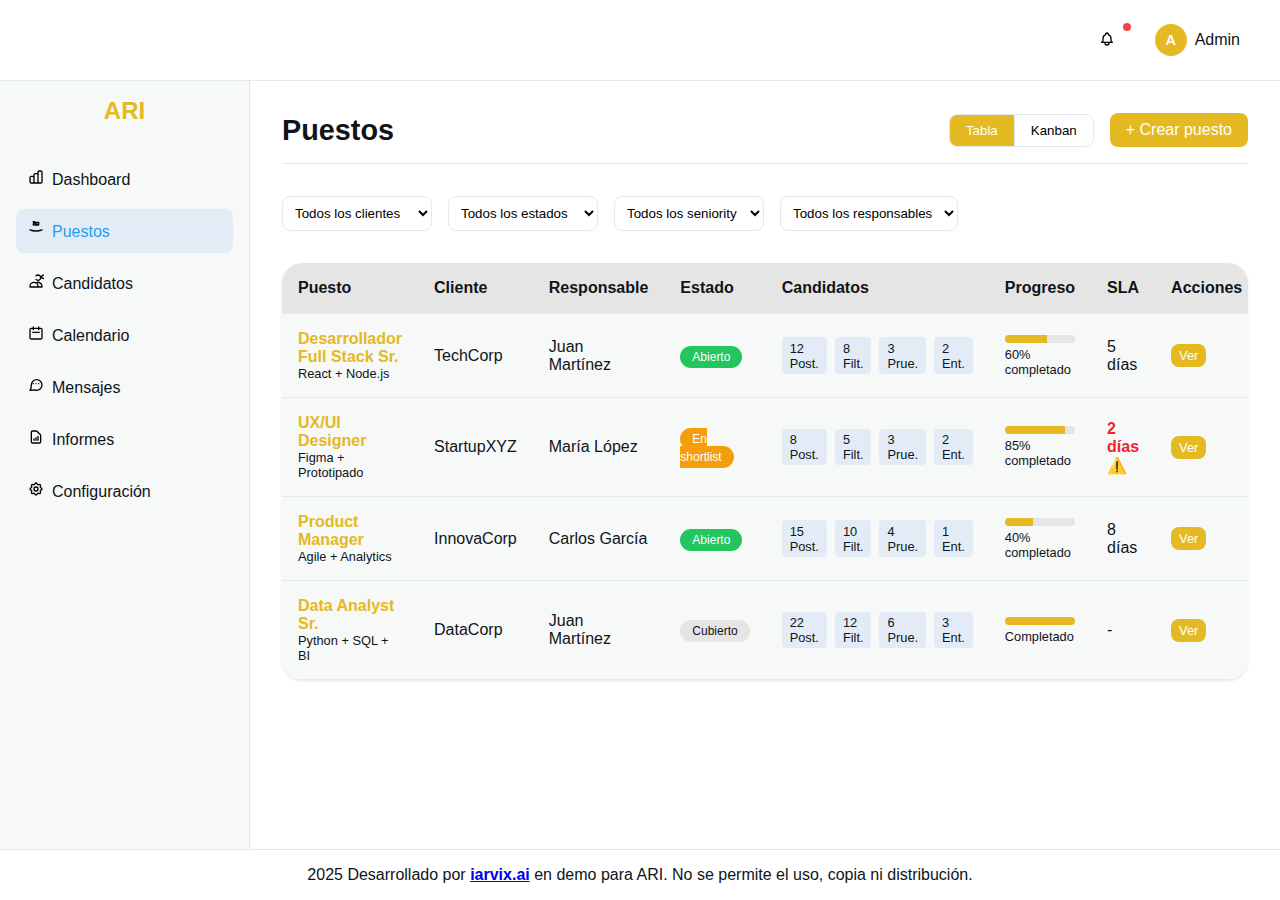
<file: puestos.html>
<!DOCTYPE html>
<html lang="es">
<head>
    <meta charset="UTF-8">
    <meta name="viewport" content="width=device-width, initial-scale=1.0">
    <title>ARI Reclutamiento - Puestos</title>
    <style>
        :root {
            --background: oklch(1.0000 0 0);
            --foreground: oklch(0.1884 0.0128 248.5103);
            --card: oklch(0.9784 0.0011 197.1387);
            --card-foreground: oklch(0.1884 0.0128 248.5103);
            --primary: oklch(0.8015 0.1571 90.9558);
            --primary-foreground: oklch(1.0000 0 0);
            --secondary: oklch(0.1884 0.0128 248.5103);
            --secondary-foreground: oklch(1.0000 0 0);
            --muted: oklch(0.9222 0.0013 286.3737);
            --muted-foreground: oklch(0.1884 0.0128 248.5103);
            --accent: oklch(0.9392 0.0166 250.8453);
            --accent-foreground: oklch(0.6723 0.1606 244.9955);
            --border: oklch(0.9317 0.0118 231.6594);
            --destructive: oklch(0.6188 0.2376 25.7658);
            --destructive-foreground: oklch(1.0000 0 0);
            --sidebar: oklch(0.9784 0.0011 197.1387);
            --sidebar-foreground: oklch(0.1884 0.0128 248.5103);
            --sidebar-border: oklch(0.9271 0.0101 238.5177);
            --font-sans: 'Open Sans', sans-serif;
            --radius: 1.3rem;
        }

        * {
            margin: 0;
            padding: 0;
            box-sizing: border-box;
        }

        body {
            font-family: var(--font-sans);
            background: var(--background);
            color: var(--foreground);
            display: flex;
            flex-direction: column;
            min-height: 100vh;
        }

        .top-header {
            background: var(--background);
            border-bottom: 1px solid var(--border);
            padding: 1rem 2rem;
            display: flex;
            justify-content: flex-end;
            align-items: center;
            gap: 1rem;
        }

        .notification-btn {
            position: relative;
            background: none;
            border: none;
            cursor: pointer;
            padding: 0.5rem;
            border-radius: 50%;
            transition: background-color 0.2s;
        }

        .notification-btn:hover {
            background: var(--accent);
        }

        .notification-badge {
            position: absolute;
            top: 0;
            right: 0;
            background: #ef4444;
            color: white;
            border-radius: 50%;
            width: 8px;
            height: 8px;
        }

        .user-profile {
            display: flex;
            align-items: center;
            gap: 0.5rem;
            cursor: pointer;
            padding: 0.5rem;
            border-radius: 0.5rem;
            transition: background-color 0.2s;
        }

        .user-profile:hover {
            background: var(--accent);
        }

        .user-avatar {
            width: 32px;
            height: 32px;
            border-radius: 50%;
            background: var(--primary);
            color: var(--primary-foreground);
            display: flex;
            align-items: center;
            justify-content: center;
            font-weight: bold;
            font-size: 0.9rem;
        }

        .user-name {
            font-weight: 500;
        }

        .main-container {
            display: flex;
            flex: 1;
        }

        .sidebar {
            width: 250px;
            background: var(--sidebar);
            border-right: 1px solid var(--sidebar-border);
            padding: 1rem;
        }

        .logo {
            margin-bottom: 2rem;
            text-align: center;
        }

        .logo h1 {
            color: var(--primary);
            font-size: 1.5rem;
        }

        .nav-menu {
            list-style: none;
        }

        .nav-item {
            margin-bottom: 0.5rem;
        }

        .nav-link {
            display: block;
            padding: 0.75rem;
            color: var(--sidebar-foreground);
            text-decoration: none;
            border-radius: 0.5rem;
            transition: background-color 0.2s;
        }

        .nav-link:hover, .nav-link.active {
            background: var(--accent);
            color: var(--accent-foreground);
        }

        .main-content {
            flex: 1;
            padding: 2rem;
            overflow-y: auto;
        }

        .icon {
            width: 16px;
            height: 16px;
            display: inline-block;
            margin-right: 0.5rem;
        }

        .icon-dashboard {
            background: url('data:image/svg+xml,<svg xmlns="http://www.w3.org/2000/svg" fill="none" viewBox="0 0 24 24" stroke="currentColor"><path stroke-linecap="round" stroke-linejoin="round" stroke-width="2" d="M9 19v-6a2 2 0 00-2-2H5a2 2 0 00-2 2v6a2 2 0 002 2h2a2 2 0 002-2zm0 0V9a2 2 0 012-2h2a2 2 0 012 2v10m-6 0a2 2 0 002 2h2a2 2 0 002-2m0 0V5a2 2 0 012-2h2a2 2 0 012 2v14a2 2 0 01-2 2h-2a2 2 0 01-2-2z"/></svg>') no-repeat center;
        }

        .icon-users {
            background: url('data:image/svg+xml,<svg xmlns="http://www.w3.org/2000/svg" fill="none" viewBox="0 0 24 24" stroke="currentColor"><path stroke-linecap="round" stroke-linejoin="round" stroke-width="2" d="M12 4.354a4 4 0 110 5.292M15 21H3v-1a6 6 0 0112 0v1zm0 0h6v-1a6 6 0 00-9-5.197m13.5-9a2.5 2.5 0 11-5 0 2.5 2.5 0 015 0z"/></svg>') no-repeat center;
        }

        .icon-briefcase {
            background: url('data:image/svg+xml,<svg xmlns="http://www.w3.org/2000/svg" fill="none" viewBox="0 0 24 24" stroke="currentColor"><path stroke-linecap="round" stroke-linejoin="round" stroke-width="2" d="M21 13.255A23.931 23.931 0 0112 15c-3.183 0-6.22-.62-9-1.745M16 6V4a2 2 0 00-2-2h-4a2 2 0 00-2-2v2m8 0H8m8 0v2a2 2 0 01-2 2H10a2 2 0 01-2-2V6m8 0V4a2 2 0 00-2-2h-4a2 2 0 00-2-2v2z"/></svg>') no-repeat center;
        }

        .icon-calendar {
            background: url('data:image/svg+xml,<svg xmlns="http://www.w3.org/2000/svg" fill="none" viewBox="0 0 24 24" stroke="currentColor"><path stroke-linecap="round" stroke-linejoin="round" stroke-width="2" d="M8 7V3m8 4V3m-9 8h10M5 21h14a2 2 0 002-2V7a2 2 0 00-2-2H5a2 2 0 00-2 2v12a2 2 0 002 2z"/></svg>') no-repeat center;
        }

        .icon-chart {
            background: url('data:image/svg+xml,<svg xmlns="http://www.w3.org/2000/svg" fill="none" viewBox="0 0 24 24" stroke="currentColor"><path stroke-linecap="round" stroke-linejoin="round" stroke-width="2" d="M9 17v-2m3 2v-4m3 4v-6m2 10H7a2 2 0 01-2-2V5a2 2 0 012-2h5.586a1 1 0 01.707.293l5.414 5.414a1 1 0 01.293.707V19a2 2 0 01-2 2z"/></svg>') no-repeat center;
        }

        .icon-chat {
            background: url('data:image/svg+xml,<svg xmlns="http://www.w3.org/2000/svg" fill="none" viewBox="0 0 24 24" stroke="currentColor"><path stroke-linecap="round" stroke-linejoin="round" stroke-width="2" d="M8 10h.01M12 10h.01M16 10h.01M21 12a8 8 0 01-8 8c-1.266 0-2.457-.293-3.5-.81L3 20l1.81-3.5A7.963 7.963 0 015 12a8 8 0 0116 0z"/></svg>') no-repeat center;
        }

        .icon-settings {
            background: url('data:image/svg+xml,<svg xmlns="http://www.w3.org/2000/svg" fill="none" viewBox="0 0 24 24" stroke="currentColor"><path stroke-linecap="round" stroke-linejoin="round" stroke-width="2" d="M10.325 4.317c.426-1.756 2.924-1.756 3.35 0a1.724 1.724 0 002.573 1.066c1.543-.94 3.31.826 2.37 2.37a1.724 1.724 0 001.065 2.572c1.756.426 1.756 2.924 0 3.35a1.724 1.724 0 00-1.066 2.573c.94 1.543-.826 3.31-2.37 2.37a1.724 1.724 0 00-2.572 1.065c-.426 1.756-2.924 1.756-3.35 0a1.724 1.724 0 00-2.573-1.066c-1.543.94-3.31-.826-2.37-2.37a1.724 1.724 0 00-1.065-2.572c-1.756-.426-1.756-2.924 0-3.35a1.724 1.724 0 001.066-2.573c-.94-1.543.826-3.31 2.37-2.37.996.608 2.296.07 2.572-1.065z"/><path stroke-linecap="round" stroke-linejoin="round" stroke-width="2" d="M15 12a3 3 0 11-6 0 3 3 0 016 0z"/></svg>') no-repeat center;
        }

        .icon-bell {
            background: url('data:image/svg+xml,<svg xmlns="http://www.w3.org/2000/svg" fill="none" viewBox="0 0 24 24" stroke="currentColor"><path stroke-linecap="round" stroke-linejoin="round" stroke-width="2" d="M15 17h5l-1.405-1.405A2.032 2.032 0 0118 14.158V11a6.002 6.002 0 00-4-5.659V5a2 2 0 10-4 0v.341C7.67 6.165 6 8.388 6 11v3.159c0 .538-.214 1.055-.595 1.436L4 17h5m6 0v1a3 3 0 11-6 0v-1m6 0H9"/></svg>') no-repeat center;
        }

        .header {
            display: flex;
            justify-content: space-between;
            align-items: center;
            margin-bottom: 2rem;
            padding-bottom: 1rem;
            border-bottom: 1px solid var(--border);
        }

        .header h1 {
            font-size: 1.8rem;
            color: var(--foreground);
        }

        .header-actions {
            display: flex;
            gap: 1rem;
            align-items: center;
        }

        .btn {
            padding: 0.5rem 1rem;
            background: var(--primary);
            color: var(--primary-foreground);
            border: none;
            border-radius: 0.5rem;
            cursor: pointer;
            text-decoration: none;
            display: inline-block;
            font-weight: 500;
        }

        .btn-secondary {
            background: var(--secondary);
            color: var(--secondary-foreground);
        }

        .filters {
            display: flex;
            gap: 1rem;
            margin-bottom: 2rem;
            flex-wrap: wrap;
        }

        .filter-select {
            padding: 0.5rem;
            border: 1px solid var(--border);
            border-radius: 0.5rem;
            background: var(--background);
            min-width: 150px;
        }

        .view-toggle {
            display: flex;
            border: 1px solid var(--border);
            border-radius: 0.5rem;
            overflow: hidden;
        }

        .view-btn {
            padding: 0.5rem 1rem;
            background: var(--background);
            border: none;
            cursor: pointer;
            border-right: 1px solid var(--border);
        }

        .view-btn:last-child {
            border-right: none;
        }

        .view-btn.active {
            background: var(--primary);
            color: var(--primary-foreground);
        }

        .jobs-table {
            background: var(--card);
            border-radius: var(--radius);
            overflow: hidden;
            box-shadow: 0 1px 3px rgba(0, 0, 0, 0.1);
        }

        table {
            width: 100%;
            border-collapse: collapse;
        }

        th, td {
            padding: 1rem;
            text-align: left;
            border-bottom: 1px solid var(--border);
        }

        th {
            background: var(--muted);
            font-weight: 600;
            color: var(--foreground);
        }

        tr:hover {
            background: var(--accent);
        }

        .job-title {
            font-weight: 600;
            color: var(--primary);
            cursor: pointer;
        }

        .job-title:hover {
            text-decoration: underline;
        }

        .status-badge {
            padding: 0.25rem 0.75rem;
            border-radius: 1rem;
            font-size: 0.75rem;
            font-weight: 500;
        }

        .status-open {
            background: #22c55e;
            color: white;
        }

        .status-shortlist {
            background: #f59e0b;
            color: white;
        }

        .status-covered {
            background: var(--muted);
            color: var(--muted-foreground);
        }

        .status-cancelled {
            background: var(--destructive);
            color: var(--destructive-foreground);
        }

        .progress-bar {
            width: 100%;
            height: 8px;
            background: var(--muted);
            border-radius: 4px;
            overflow: hidden;
        }

        .progress-fill {
            height: 100%;
            background: var(--primary);
            transition: width 0.3s ease;
        }

        .candidate-count {
            display: flex;
            gap: 0.5rem;
            font-size: 0.8rem;
        }

        .stage-count {
            background: var(--accent);
            padding: 0.2rem 0.5rem;
            border-radius: 0.25rem;
        }

        .sla-warning {
            color: var(--destructive);
            font-weight: 600;
        }

        .kanban-view {
            display: none;
            grid-template-columns: repeat(auto-fit, minmax(300px, 1fr));
            gap: 1.5rem;
        }

        .kanban-column {
            background: var(--card);
            border-radius: var(--radius);
            padding: 1rem;
        }

        .kanban-header {
            font-weight: 600;
            margin-bottom: 1rem;
            padding-bottom: 0.5rem;
            border-bottom: 1px solid var(--border);
        }

        .job-card {
            background: var(--background);
            border: 1px solid var(--border);
            border-radius: 0.5rem;
            padding: 1rem;
            margin-bottom: 1rem;
            cursor: pointer;
            transition: transform 0.2s;
        }

        .job-card:hover {
            transform: translateY(-2px);
            box-shadow: 0 4px 6px rgba(0, 0, 0, 0.1);
        }

        .empty-state {
            text-align: center;
            color: var(--muted-foreground);
            font-style: italic;
        }
        .site-footer {
            margin-top: auto;
            background: var(--background);
            border-top: 1px solid var(--border);
            color: var(--muted-foreground);
            text-align: center;
            padding: 1rem;
        }
    </style>
</head>
<body>
    <div class="top-header">
        <button class="notification-btn">
            <span class="icon icon-bell"></span>
            <span class="notification-badge"></span>
        </button>
        <div class="user-profile">
            <div class="user-avatar">A</div>
            <span class="user-name">Admin</span>
        </div>
    </div>

    <div class="main-container">
        <aside class="sidebar">
            <div class="logo">
                <h1>ARI</h1>
            </div>
            <nav>
                <ul class="nav-menu">
                    <li class="nav-item">
                        <a href="dashboard.html" class="nav-link"><span class="icon icon-dashboard"></span>Dashboard</a>
                    </li>
                    <li class="nav-item">
                        <a href="puestos.html" class="nav-link active"><span class="icon icon-briefcase"></span>Puestos</a>
                    </li>
                    <li class="nav-item">
                        <a href="candidatos.html" class="nav-link"><span class="icon icon-users"></span>Candidatos</a>
                    </li>
                    <li class="nav-item">
                        <a href="calendario.html" class="nav-link"><span class="icon icon-calendar"></span>Calendario</a>
                    </li>
                    <li class="nav-item">
                        <a href="mensajes.html" class="nav-link"><span class="icon icon-chat"></span>Mensajes</a>
                    </li>
                    <li class="nav-item">
                        <a href="informes.html" class="nav-link"><span class="icon icon-chart"></span>Informes</a>
                    </li>
                    <li class="nav-item">
                        <a href="#" class="nav-link"><span class="icon icon-settings"></span>Configuración</a>
                    </li>
                </ul>
            </nav>
        </aside>

        <main class="main-content">
        <header class="header">
            <h1>Puestos</h1>
            <div class="header-actions">
                <div class="view-toggle">
                    <button class="view-btn active" data-view="table">Tabla</button>
                    <button class="view-btn" data-view="kanban">Kanban</button>
                </div>
                <a href="#" class="btn">+ Crear puesto</a>
            </div>
        </header>

        <div class="filters">
            <select class="filter-select">
                <option value="">Todos los clientes</option>
                <option value="techcorp">TechCorp</option>
                <option value="startupxyz">StartupXYZ</option>
                <option value="innovacorp">InnovaCorp</option>
                <option value="datacorp">DataCorp</option>
            </select>
            <select class="filter-select">
                <option value="">Todos los estados</option>
                <option value="open">Abierto</option>
                <option value="shortlist">En shortlist</option>
                <option value="covered">Cubierto</option>
                <option value="cancelled">Cancelado</option>
            </select>
            <select class="filter-select">
                <option value="">Todos los seniority</option>
                <option value="junior">Junior</option>
                <option value="semi-senior">Semi Senior</option>
                <option value="senior">Senior</option>
                <option value="lead">Lead</option>
            </select>
            <select class="filter-select">
                <option value="">Todos los responsables</option>
                <option value="juan">Juan Martínez</option>
                <option value="maria">María López</option>
                <option value="carlos">Carlos García</option>
            </select>
        </div>

        <div id="tableView" class="jobs-table">
            <table>
                <thead>
                    <tr>
                        <th>Puesto</th>
                        <th>Cliente</th>
                        <th>Responsable</th>
                        <th>Estado</th>
                        <th>Candidatos</th>
                        <th>Progreso</th>
                        <th>SLA</th>
                        <th>Acciones</th>
                    </tr>
                </thead>
                <tbody>
                    <tr>
                        <td>
                            <div class="job-title" onclick="window.location.href='puesto-detalle.html'">Desarrollador Full Stack Sr.</div>
                            <div style="font-size: 0.8rem; color: var(--muted-foreground);">React + Node.js</div>
                        </td>
                        <td>TechCorp</td>
                        <td>Juan Martínez</td>
                        <td><span class="status-badge status-open">Abierto</span></td>
                        <td>
                            <div class="candidate-count">
                                <span class="stage-count">12 Post.</span>
                                <span class="stage-count">8 Filt.</span>
                                <span class="stage-count">3 Prue.</span>
                                <span class="stage-count">2 Ent.</span>
                            </div>
                        </td>
                        <td>
                            <div class="progress-bar">
                                <div class="progress-fill" style="width: 60%"></div>
                            </div>
                            <div style="font-size: 0.8rem; margin-top: 0.25rem;">60% completado</div>
                        </td>
                        <td>5 días</td>
                        <td>
                            <button class="btn" style="padding: 0.25rem 0.5rem; font-size: 0.8rem;">Ver</button>
                        </td>
                    </tr>
                    <tr>
                        <td>
                            <div class="job-title">UX/UI Designer</div>
                            <div style="font-size: 0.8rem; color: var(--muted-foreground);">Figma + Prototipado</div>
                        </td>
                        <td>StartupXYZ</td>
                        <td>María López</td>
                        <td><span class="status-badge status-shortlist">En shortlist</span></td>
                        <td>
                            <div class="candidate-count">
                                <span class="stage-count">8 Post.</span>
                                <span class="stage-count">5 Filt.</span>
                                <span class="stage-count">3 Prue.</span>
                                <span class="stage-count">2 Ent.</span>
                            </div>
                        </td>
                        <td>
                            <div class="progress-bar">
                                <div class="progress-fill" style="width: 85%"></div>
                            </div>
                            <div style="font-size: 0.8rem; margin-top: 0.25rem;">85% completado</div>
                        </td>
                        <td class="sla-warning">2 días ⚠️</td>
                        <td>
                            <button class="btn" style="padding: 0.25rem 0.5rem; font-size: 0.8rem;">Ver</button>
                        </td>
                    </tr>
                    <tr>
                        <td>
                            <div class="job-title">Product Manager</div>
                            <div style="font-size: 0.8rem; color: var(--muted-foreground);">Agile + Analytics</div>
                        </td>
                        <td>InnovaCorp</td>
                        <td>Carlos García</td>
                        <td><span class="status-badge status-open">Abierto</span></td>
                        <td>
                            <div class="candidate-count">
                                <span class="stage-count">15 Post.</span>
                                <span class="stage-count">10 Filt.</span>
                                <span class="stage-count">4 Prue.</span>
                                <span class="stage-count">1 Ent.</span>
                            </div>
                        </td>
                        <td>
                            <div class="progress-bar">
                                <div class="progress-fill" style="width: 40%"></div>
                            </div>
                            <div style="font-size: 0.8rem; margin-top: 0.25rem;">40% completado</div>
                        </td>
                        <td>8 días</td>
                        <td>
                            <button class="btn" style="padding: 0.25rem 0.5rem; font-size: 0.8rem;">Ver</button>
                        </td>
                    </tr>
                    <tr>
                        <td>
                            <div class="job-title">Data Analyst Sr.</div>
                            <div style="font-size: 0.8rem; color: var(--muted-foreground);">Python + SQL + BI</div>
                        </td>
                        <td>DataCorp</td>
                        <td>Juan Martínez</td>
                        <td><span class="status-badge status-covered">Cubierto</span></td>
                        <td>
                            <div class="candidate-count">
                                <span class="stage-count">22 Post.</span>
                                <span class="stage-count">12 Filt.</span>
                                <span class="stage-count">6 Prue.</span>
                                <span class="stage-count">3 Ent.</span>
                            </div>
                        </td>
                        <td>
                            <div class="progress-bar">
                                <div class="progress-fill" style="width: 100%"></div>
                            </div>
                            <div style="font-size: 0.8rem; margin-top: 0.25rem;">Completado</div>
                        </td>
                        <td>-</td>
                        <td>
                            <button class="btn" style="padding: 0.25rem 0.5rem; font-size: 0.8rem;">Ver</button>
                        </td>
                    </tr>
                </tbody>
            </table>
        </div>

        <div id="kanbanView" class="kanban-view">
            <div class="kanban-column">
                <div class="kanban-header">🟢 Abiertos (3)</div>
                <div class="job-card" onclick="window.location.href='puesto-detalle.html'">
                    <h4>Desarrollador Full Stack Sr.</h4>
                    <p style="font-size: 0.8rem; color: var(--muted-foreground); margin: 0.5rem 0;">TechCorp - Juan Martínez</p>
                    <div class="candidate-count">
                        <span class="stage-count">25 candidatos</span>
                    </div>
                    <div style="margin-top: 0.5rem; font-size: 0.8rem;">SLA: 5 días</div>
                </div>
                <div class="job-card">
                    <h4>Product Manager</h4>
                    <p style="font-size: 0.8rem; color: var(--muted-foreground); margin: 0.5rem 0;">InnovaCorp - Carlos García</p>
                    <div class="candidate-count">
                        <span class="stage-count">30 candidatos</span>
                    </div>
                    <div style="margin-top: 0.5rem; font-size: 0.8rem;">SLA: 8 días</div>
                </div>
                <div class="job-card">
                    <h4>DevOps Engineer</h4>
                    <p style="font-size: 0.8rem; color: var(--muted-foreground); margin: 0.5rem 0;">TechCorp - María López</p>
                    <div class="candidate-count">
                        <span class="stage-count">18 candidatos</span>
                    </div>
                    <div style="margin-top: 0.5rem; font-size: 0.8rem;">SLA: 12 días</div>
                </div>
            </div>

            <div class="kanban-column">
                <div class="kanban-header">En Shortlist (1)</div>
                <div class="job-card">
                    <h4>UX/UI Designer</h4>
                    <p style="font-size: 0.8rem; color: var(--muted-foreground); margin: 0.5rem 0;">StartupXYZ - María López</p>
                    <div class="candidate-count">
                        <span class="stage-count">18 candidatos</span>
                    </div>
                    <div style="margin-top: 0.5rem; font-size: 0.8rem; color: var(--destructive);">SLA: 2 días ⚠️</div>
                </div>
            </div>

            <div class="kanban-column">
                <div class="kanban-header">Cubiertos (1)</div>
                <div class="job-card">
                    <h4>Data Analyst Sr.</h4>
                    <p style="font-size: 0.8rem; color: var(--muted-foreground); margin: 0.5rem 0;">DataCorp - Juan Martínez</p>
                    <div class="candidate-count">
                        <span class="stage-count">Completado</span>
                    </div>
                    <div style="margin-top: 0.5rem; font-size: 0.8rem;">Cerrado el 15/09</div>
                </div>
            </div>

            <div class="kanban-column">
                <div class="kanban-header">Cancelados (0)</div>
                <div class="empty-state">No hay puestos cancelados</div>
            </div>
        </div>
        </main>
    </div>
    <footer class="site-footer">2025 Desarrollado por <a href="https://iarvix.ai" target="_blank" rel="noopener noreferrer"><strong>iarvix.ai</strong></a> en demo para ARI. No se permite el uso, copia ni distribución.</footer>

    <script>
        // View toggle functionality
        document.querySelectorAll('.view-btn').forEach(btn => {
            btn.addEventListener('click', function() {
                const view = this.dataset.view;

                // Update button states
                document.querySelectorAll('.view-btn').forEach(b => b.classList.remove('active'));
                this.classList.add('active');

                // Toggle views
                if (view === 'table') {
                    document.getElementById('tableView').style.display = 'block';
                    document.getElementById('kanbanView').style.display = 'none';
                } else {
                    document.getElementById('tableView').style.display = 'none';
                    document.getElementById('kanbanView').style.display = 'grid';
                }
            });
        });

        // Filter functionality
        document.querySelectorAll('.filter-select').forEach(select => {
            select.addEventListener('change', function() {
                console.log('Filter changed:', this.value);
                // Filter implementation would go here
            });
        });
    </script>
</body>
</html>
</file>
<file: assets/css/messaging.css>
.msg-app {
    display: grid;
    grid-template-columns: 260px 1fr 380px;
    gap: 1rem;
    height: calc(100vh - 260px);
}

.msg-card {
    background: var(--card);
    border: 1px solid var(--border);
    border-radius: var(--radius);
    display: flex;
    flex-direction: column;
    overflow: hidden;
}

.msg-sidebar {
    padding: 0.75rem;
}

.msg-sidebar-header {
    display: flex;
    justify-content: space-between;
    align-items: center;
    margin-bottom: 0.5rem;
}

.msg-search {
    width: 100%;
    padding: 0.5rem;
    border: 1px solid var(--border);
    border-radius: 0.5rem;
    background: var(--background);
    color: var(--foreground);
}

.msg-group {
    margin-top: 0.75rem;
}

.msg-group-title {
    font-size: 0.75rem;
    font-weight: 600;
    color: var(--muted-foreground);
    text-transform: uppercase;
    margin: 0.5rem 0;
}

.msg-channel-list {
    display: grid;
    gap: 0.25rem;
}

.msg-channel {
    display: flex;
    align-items: center;
    gap: 0.5rem;
    padding: 0.5rem;
    border-radius: 0.5rem;
    cursor: pointer;
}

.msg-channel:hover {
    background: var(--accent);
}

.msg-channel.active {
    background: var(--accent);
    color: var(--accent-foreground);
}

.msg-main {
    display: grid;
    grid-template-rows: auto 1fr auto;
}

.msg-main-header, .msg-thread-header {
    display: flex;
    align-items: center;
    justify-content: space-between;
    padding: 0.75rem 1rem;
    border-bottom: 1px solid var(--border);
}

.msg-list, .msg-thread-list {
    padding: 0.75rem;
    overflow-y: auto;
}

.msg-item {
    display: grid;
    grid-template-columns: 40px 1fr;
    gap: 0.75rem;
    margin-bottom: 0.75rem;
}

.msg-avatar {
    width: 40px;
    height: 40px;
    border-radius: 50%;
    background: var(--primary);
    color: var(--primary-foreground);
    display: flex;
    align-items: center;
    justify-content: center;
    font-weight: 700;
}

.msg-bubble {
    background: var(--background);
    border: 1px solid var(--border);
    border-radius: 0.5rem;
    padding: 0.5rem 0.75rem;
}

.msg-meta {
    font-size: 0.75rem;
    color: var(--muted-foreground);
    margin-top: 0.25rem;
}

.msg-composer {
    display: flex;
    align-items: center;
    gap: 0.5rem;
    padding: 0.75rem;
    border-top: 1px solid var(--border);
}

.msg-input {
    flex: 1;
    padding: 0.6rem 0.75rem;
    border: 1px solid var(--border);
    border-radius: 0.5rem;
    background: var(--background);
    color: var(--foreground);
}

.msg-send-btn {
    padding: 0.5rem 0.9rem;
    background: var(--primary);
    color: var(--primary-foreground);
    border: none;
    border-radius: 0.5rem;
    cursor: pointer;
}

.msg-thread {
    display: grid;
    grid-template-rows: auto 1fr auto;
}

.msg-thread-chip {
    display: inline-flex;
    align-items: center;
    gap: 0.4rem;
    padding: 0.25rem 0.5rem;
    border-radius: 1rem;
    background: var(--muted);
    font-size: 0.75rem;
}

.msg-hint {
    color: var(--muted-foreground);
    font-size: 0.85rem;
}

.msg-empty {
    display: grid;
    place-items: center;
    color: var(--muted-foreground);
    height: 100%;
    font-style: italic;
}
</file>
